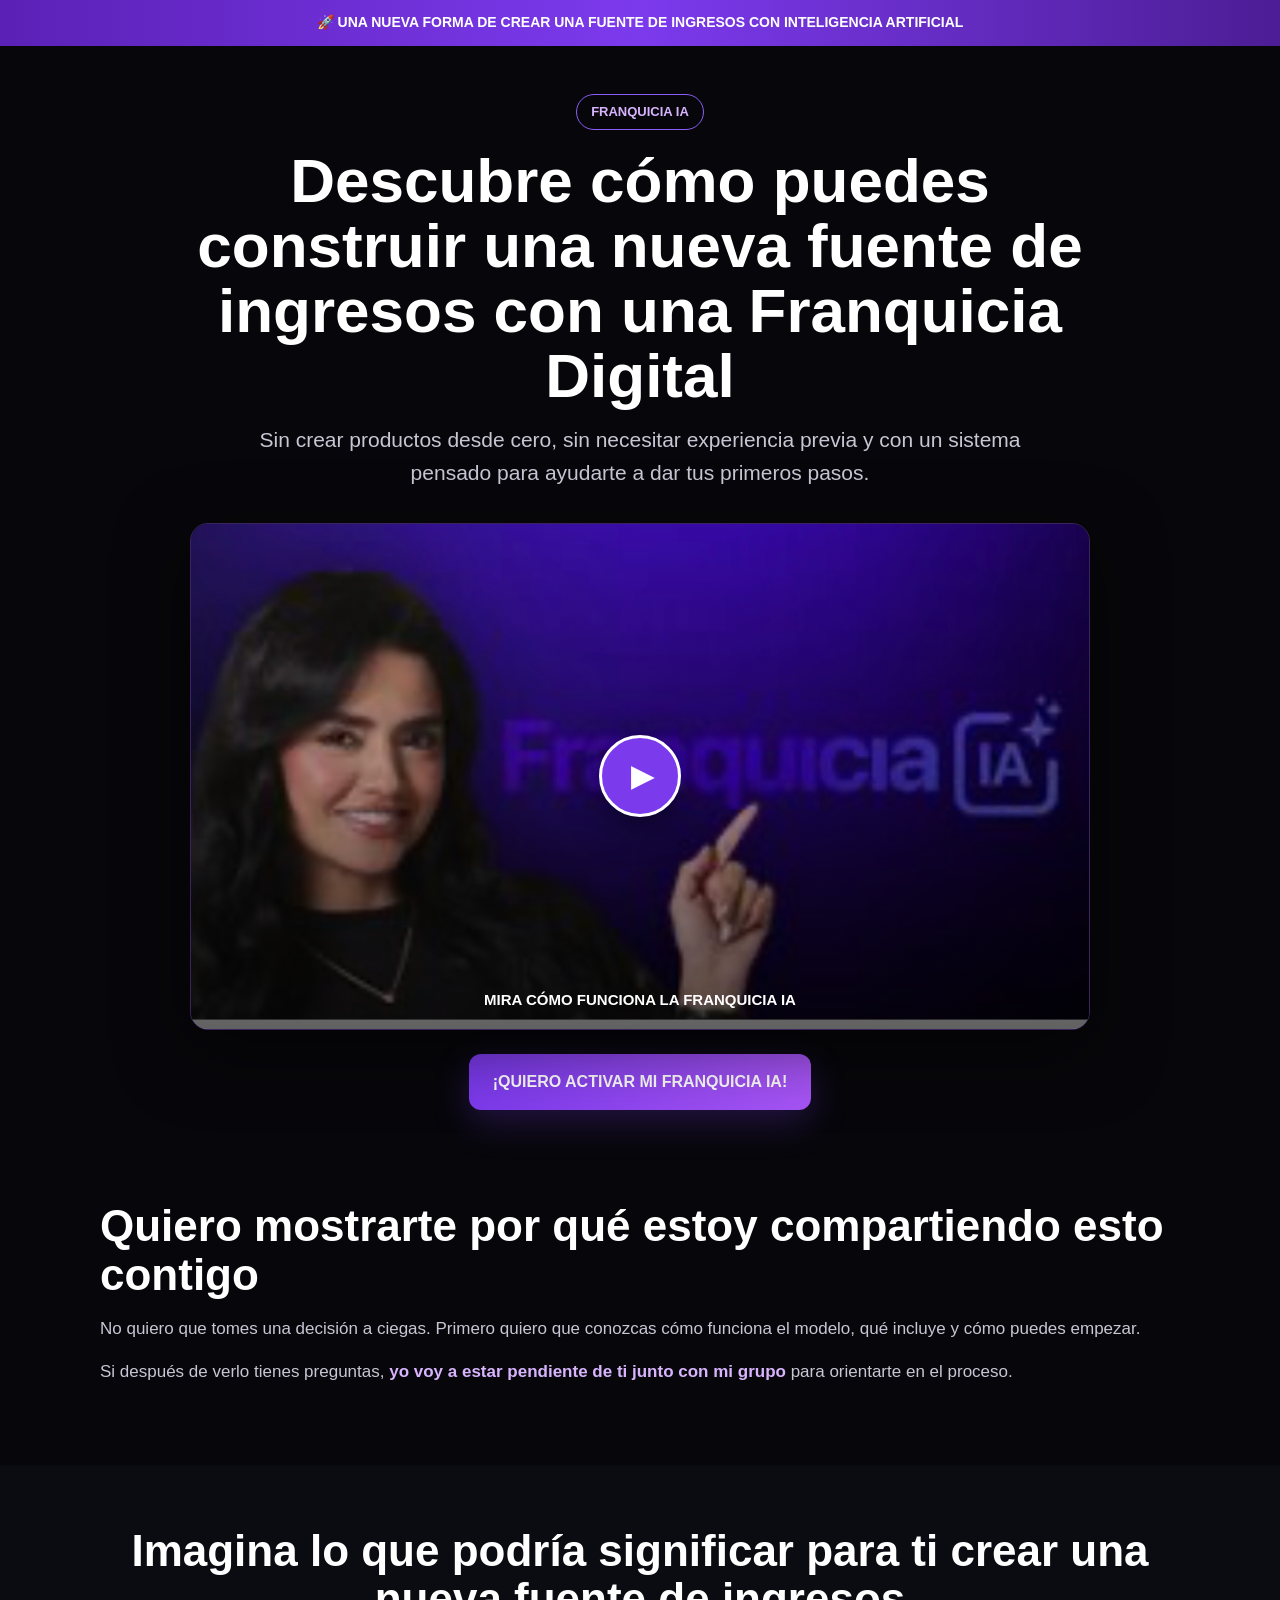
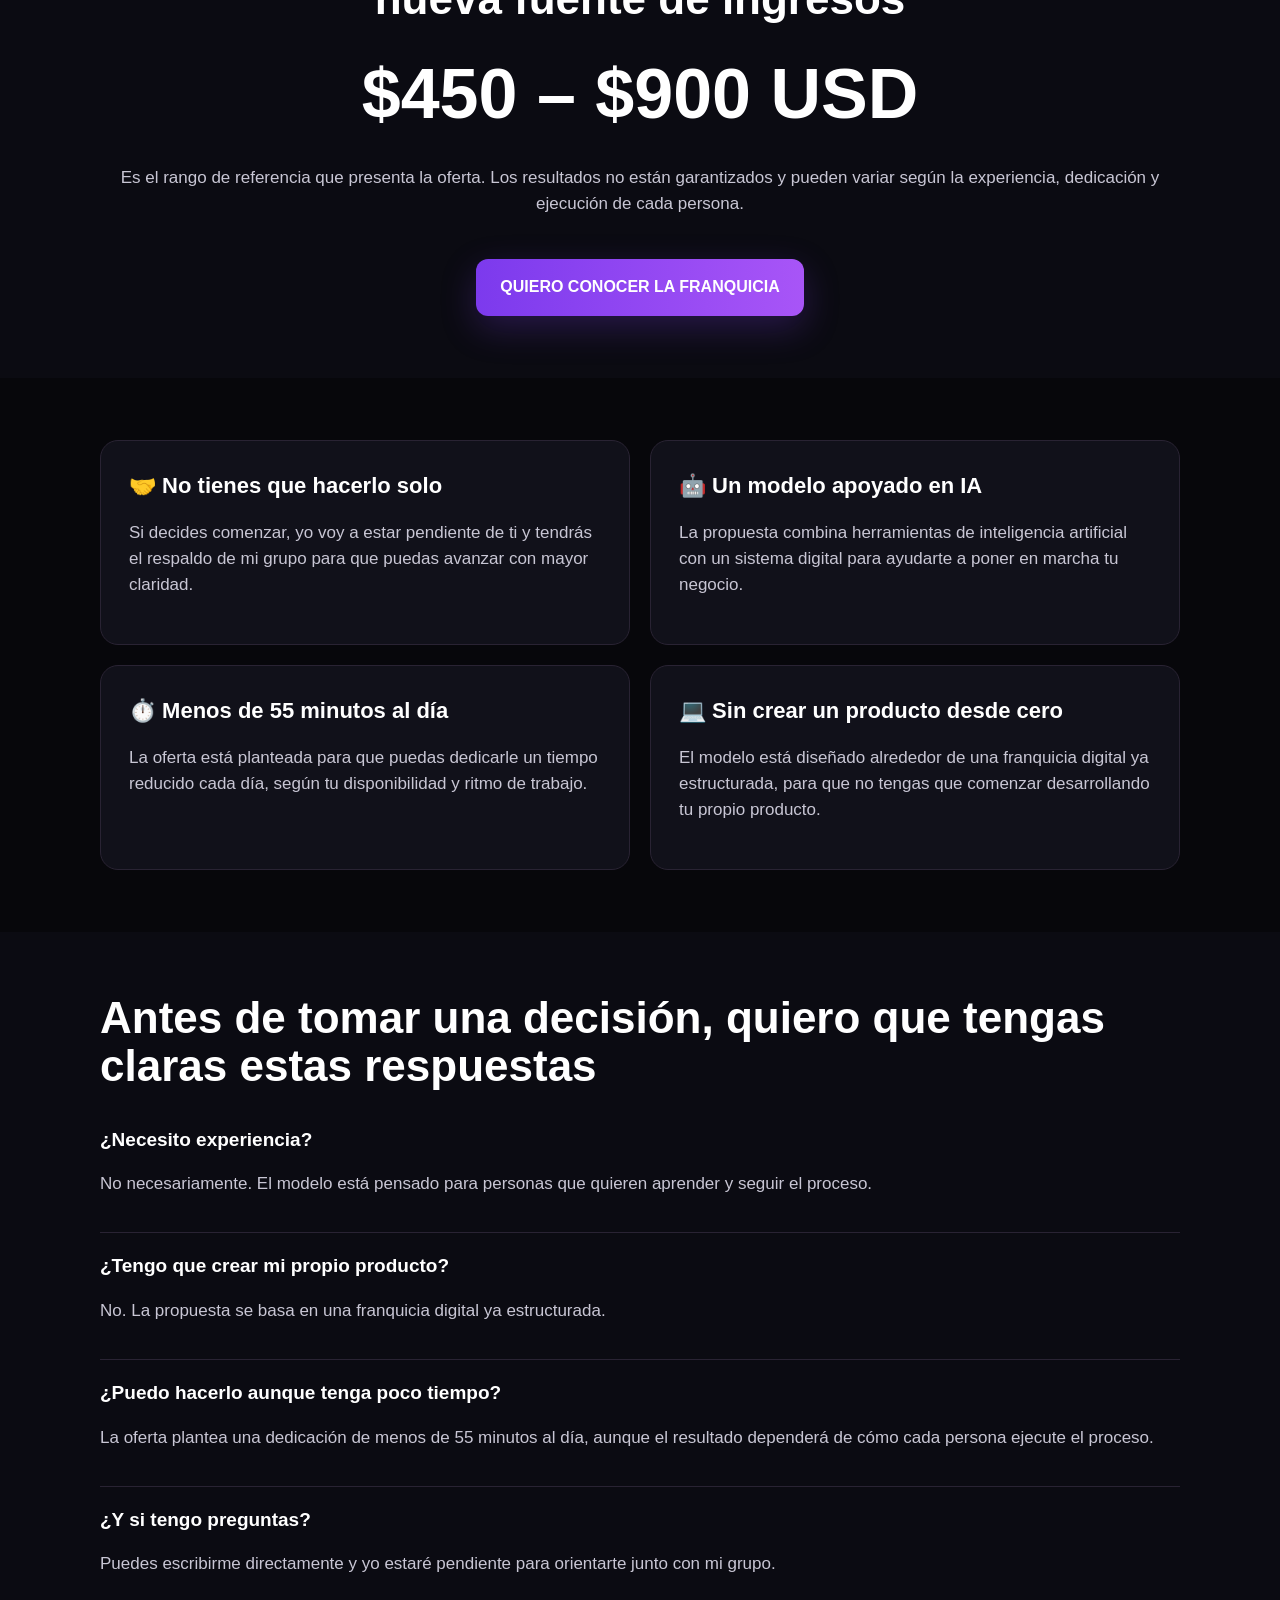
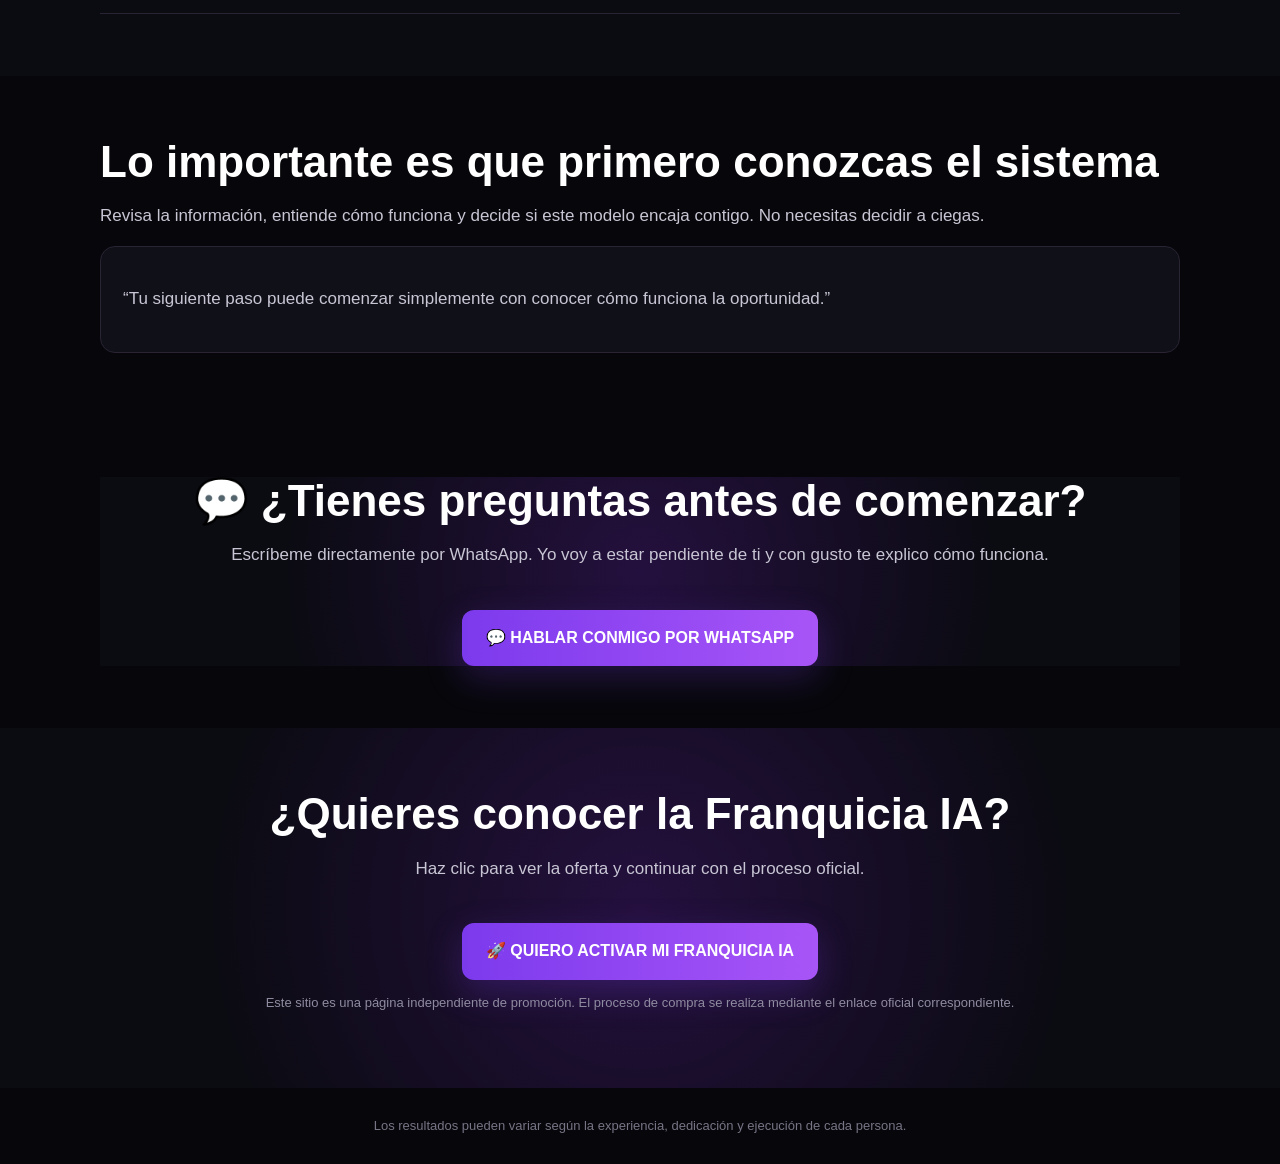
<file: index.html>
<!DOCTYPE html>
<html lang="es">
<head>
<meta charset="UTF-8">
<meta name="viewport" content="width=device-width, initial-scale=1.0">
<title>Franquicia IA | Descubre cómo funciona</title>
<style>
*{box-sizing:border-box}
html{scroll-behavior:smooth}
body{margin:0;background:#07070b;color:#fff;font-family:Arial,Helvetica,sans-serif;line-height:1.55}
.wrap{width:min(1080px,92%);margin:auto}
.top{background:linear-gradient(90deg,#5b21b6,#7c3aed,#4c1d95);text-align:center;padding:12px 16px;font-weight:800;font-size:14px}
.hero{text-align:center;padding:48px 0 30px}
.badge{display:inline-block;padding:7px 14px;border:1px solid #8b5cf6;border-radius:999px;color:#d8b4fe;font-weight:700;font-size:13px}
h1{font-size:clamp(34px,6vw,62px);line-height:1.05;margin:18px auto 16px;max-width:950px}
.sub{font-size:clamp(17px,2.2vw,21px);color:#c8c6d4;max-width:800px;margin:auto}
.btn{display:inline-flex;align-items:center;justify-content:center;background:linear-gradient(90deg,#7c3aed,#a855f7);color:#fff;text-decoration:none;font-weight:900;padding:16px 24px;border-radius:12px;margin:24px 8px 0;box-shadow:0 12px 35px rgba(124,58,237,.25)}
.btn:hover{transform:translateY(-2px)}
.video{margin:34px auto 0;max-width:900px;aspect-ratio:16/9;border-radius:18px;overflow:hidden;border:1px solid #39245f;background:#111;box-shadow:0 20px 70px rgba(0,0,0,.5);position:relative}
.video img{width:100%;height:100%;object-fit:cover;display:block}
.video:after{content:"";position:absolute;inset:0;background:linear-gradient(180deg,rgba(0,0,0,.05),rgba(0,0,0,.62));pointer-events:none}
.play{text-decoration:none;color:#fff;cursor:pointer;position:absolute;z-index:2;left:50%;top:50%;transform:translate(-50%,-50%);width:82px;height:82px;border-radius:50%;background:#7c3aed;border:3px solid #fff;display:grid;place-items:center;font-size:31px;padding-left:5px;box-shadow:0 10px 35px rgba(0,0,0,.5)}
.video-label{position:absolute;z-index:3;bottom:0;left:0;right:0;text-align:center;padding:30px 15px 17px;font-weight:900;font-size:15px}
section{padding:62px 0}
.dark{background:#0b0b12}
.grid{display:grid;grid-template-columns:repeat(2,1fr);gap:20px}
.card{background:#11111a;border:1px solid #292333;border-radius:18px;padding:28px}
h2{font-size:clamp(28px,4vw,44px);line-height:1.1;margin:0 0 16px}
h3{font-size:22px;margin:0 0 10px}
p{color:#c8c6d4;font-size:17px}
.highlight{color:#d8b4fe;font-weight:900}
.earn{text-align:center}
.earn strong{font-size:clamp(38px,7vw,70px);color:#fff;display:block}
.questions{border-bottom:1px solid #292333;padding:18px 0}
.questions strong{font-size:19px}
.quote{background:#101018;border:1px solid #292333;border-radius:15px;padding:22px}
.cta{text-align:center;background:radial-gradient(circle at center,#24103e,#0b0b12 65%)}
.small{font-size:13px;color:#8f8ba0}
footer{padding:28px 0;text-align:center;color:#777485;font-size:13px}
@media(max-width:760px){.grid{grid-template-columns:1fr}.hero{padding-top:35px}section{padding:45px 0}.video{border-radius:12px}.play{text-decoration:none;color:#fff;cursor:pointer;width:68px;height:68px;font-size:26px}}
</style>
</head>
<body>
<div class="top">🚀 UNA NUEVA FORMA DE CREAR UNA FUENTE DE INGRESOS CON INTELIGENCIA ARTIFICIAL</div>

<header class="hero wrap">
  <span class="badge">FRANQUICIA IA</span>
  <h1>Descubre cómo puedes construir una nueva fuente de ingresos con una Franquicia Digital</h1>
  <p class="sub">Sin crear productos desde cero, sin necesitar experiencia previa y con un sistema pensado para ayudarte a dar tus primeros pasos.</p>

  <div class="video" aria-label="Presentación Franquicia IA">
    <img src="[data-uri]" alt="Franquicia IA - presentación">
    <a class="play" href="https://go.hotmart.com/U104873552A?ap=39fb" aria-label="Ver video de ventas">▶</a>
    <div class="video-label">MIRA CÓMO FUNCIONA LA FRANQUICIA IA</div>
  </div>

  <a class="btn" href="https://go.hotmart.com/U104873552A?ap=39fb">¡QUIERO ACTIVAR MI FRANQUICIA IA!</a>
</header>

<section>
<div class="wrap">
<h2>Quiero mostrarte por qué estoy compartiendo esto contigo</h2>
<p>No quiero que tomes una decisión a ciegas. Primero quiero que conozcas cómo funciona el modelo, qué incluye y cómo puedes empezar.</p>
<p>Si después de verlo tienes preguntas, <span class="highlight">yo voy a estar pendiente de ti junto con mi grupo</span> para orientarte en el proceso.</p>
</div>
</section>

<section class="dark">
<div class="wrap earn">
<h2>Imagina lo que podría significar para ti crear una nueva fuente de ingresos</h2>
<strong>$450 – $900 USD</strong>
<p>Es el rango de referencia que presenta la oferta. Los resultados no están garantizados y pueden variar según la experiencia, dedicación y ejecución de cada persona.</p>
<a class="btn" href="https://go.hotmart.com/U104873552A?ap=39fb">QUIERO CONOCER LA FRANQUICIA</a>
</div>
</section>

<section>
<div class="wrap">
<div class="grid">
<div class="card">
<h3>🤝 No tienes que hacerlo solo</h3>
<p>Si decides comenzar, yo voy a estar pendiente de ti y tendrás el respaldo de mi grupo para que puedas avanzar con mayor claridad.</p>
</div>
<div class="card">
<h3>🤖 Un modelo apoyado en IA</h3>
<p>La propuesta combina herramientas de inteligencia artificial con un sistema digital para ayudarte a poner en marcha tu negocio.</p>
</div>
<div class="card">
<h3>⏱️ Menos de 55 minutos al día</h3>
<p>La oferta está planteada para que puedas dedicarle un tiempo reducido cada día, según tu disponibilidad y ritmo de trabajo.</p>
</div>
<div class="card">
<h3>💻 Sin crear un producto desde cero</h3>
<p>El modelo está diseñado alrededor de una franquicia digital ya estructurada, para que no tengas que comenzar desarrollando tu propio producto.</p>
</div>
</div>
</div>
</section>

<section class="dark">
<div class="wrap">
<h2>Antes de tomar una decisión, quiero que tengas claras estas respuestas</h2>
<div class="questions"><strong>¿Necesito experiencia?</strong><p>No necesariamente. El modelo está pensado para personas que quieren aprender y seguir el proceso.</p></div>
<div class="questions"><strong>¿Tengo que crear mi propio producto?</strong><p>No. La propuesta se basa en una franquicia digital ya estructurada.</p></div>
<div class="questions"><strong>¿Puedo hacerlo aunque tenga poco tiempo?</strong><p>La oferta plantea una dedicación de menos de 55 minutos al día, aunque el resultado dependerá de cómo cada persona ejecute el proceso.</p></div>
<div class="questions"><strong>¿Y si tengo preguntas?</strong><p>Puedes escribirme directamente y yo estaré pendiente para orientarte junto con mi grupo.</p></div>
</div>
</section>

<section>
<div class="wrap">
<h2>Lo importante es que primero conozcas el sistema</h2>
<p>Revisa la información, entiende cómo funciona y decide si este modelo encaja contigo. No necesitas decidir a ciegas.</p>
<div class="quote"><p>“Tu siguiente paso puede comenzar simplemente con conocer cómo funciona la oportunidad.”</p></div>
</div>
</section>

<section>
<div class="wrap">
<div class="cta">
<h2>💬 ¿Tienes preguntas antes de comenzar?</h2>
<p>Escríbeme directamente por WhatsApp. Yo voy a estar pendiente de ti y con gusto te explico cómo funciona.</p>
<a class="btn" href="https://wa.me/573023974305?text=Hola%2C%20quiero%20conocer%20m%C3%A1s%20sobre%20Franquicia%20IA" target="_blank" rel="noopener">💬 HABLAR CONMIGO POR WHATSAPP</a>
</div>
</div>
</section>

<section class="cta">
<div class="wrap">
<h2>¿Quieres conocer la Franquicia IA?</h2>
<p>Haz clic para ver la oferta y continuar con el proceso oficial.</p>
<a class="btn" href="https://go.hotmart.com/U104873552A?ap=39fb">🚀 QUIERO ACTIVAR MI FRANQUICIA IA</a>
<p class="small">Este sitio es una página independiente de promoción. El proceso de compra se realiza mediante el enlace oficial correspondiente.</p>
</div>
</section>


<footer>
<div class="wrap">Los resultados pueden variar según la experiencia, dedicación y ejecución de cada persona.</div>
</footer>
</body>
</html>
</file>
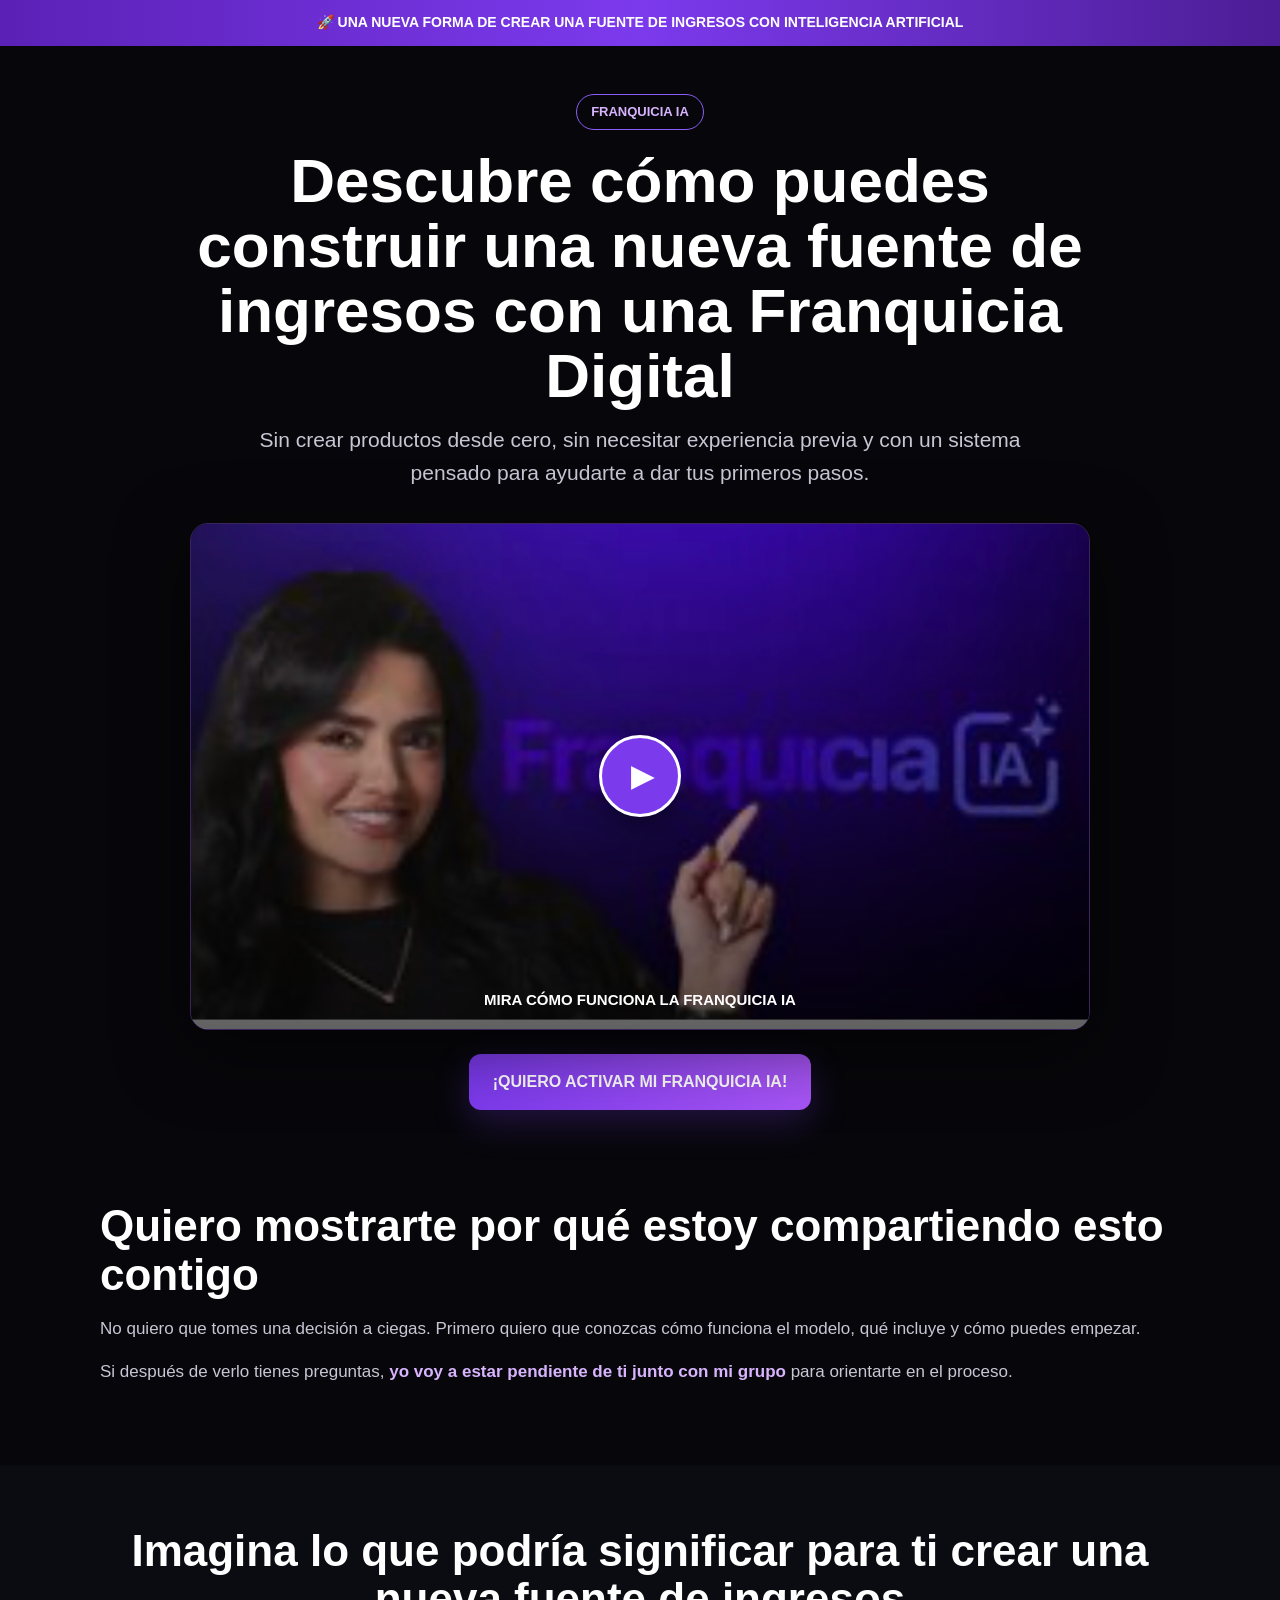
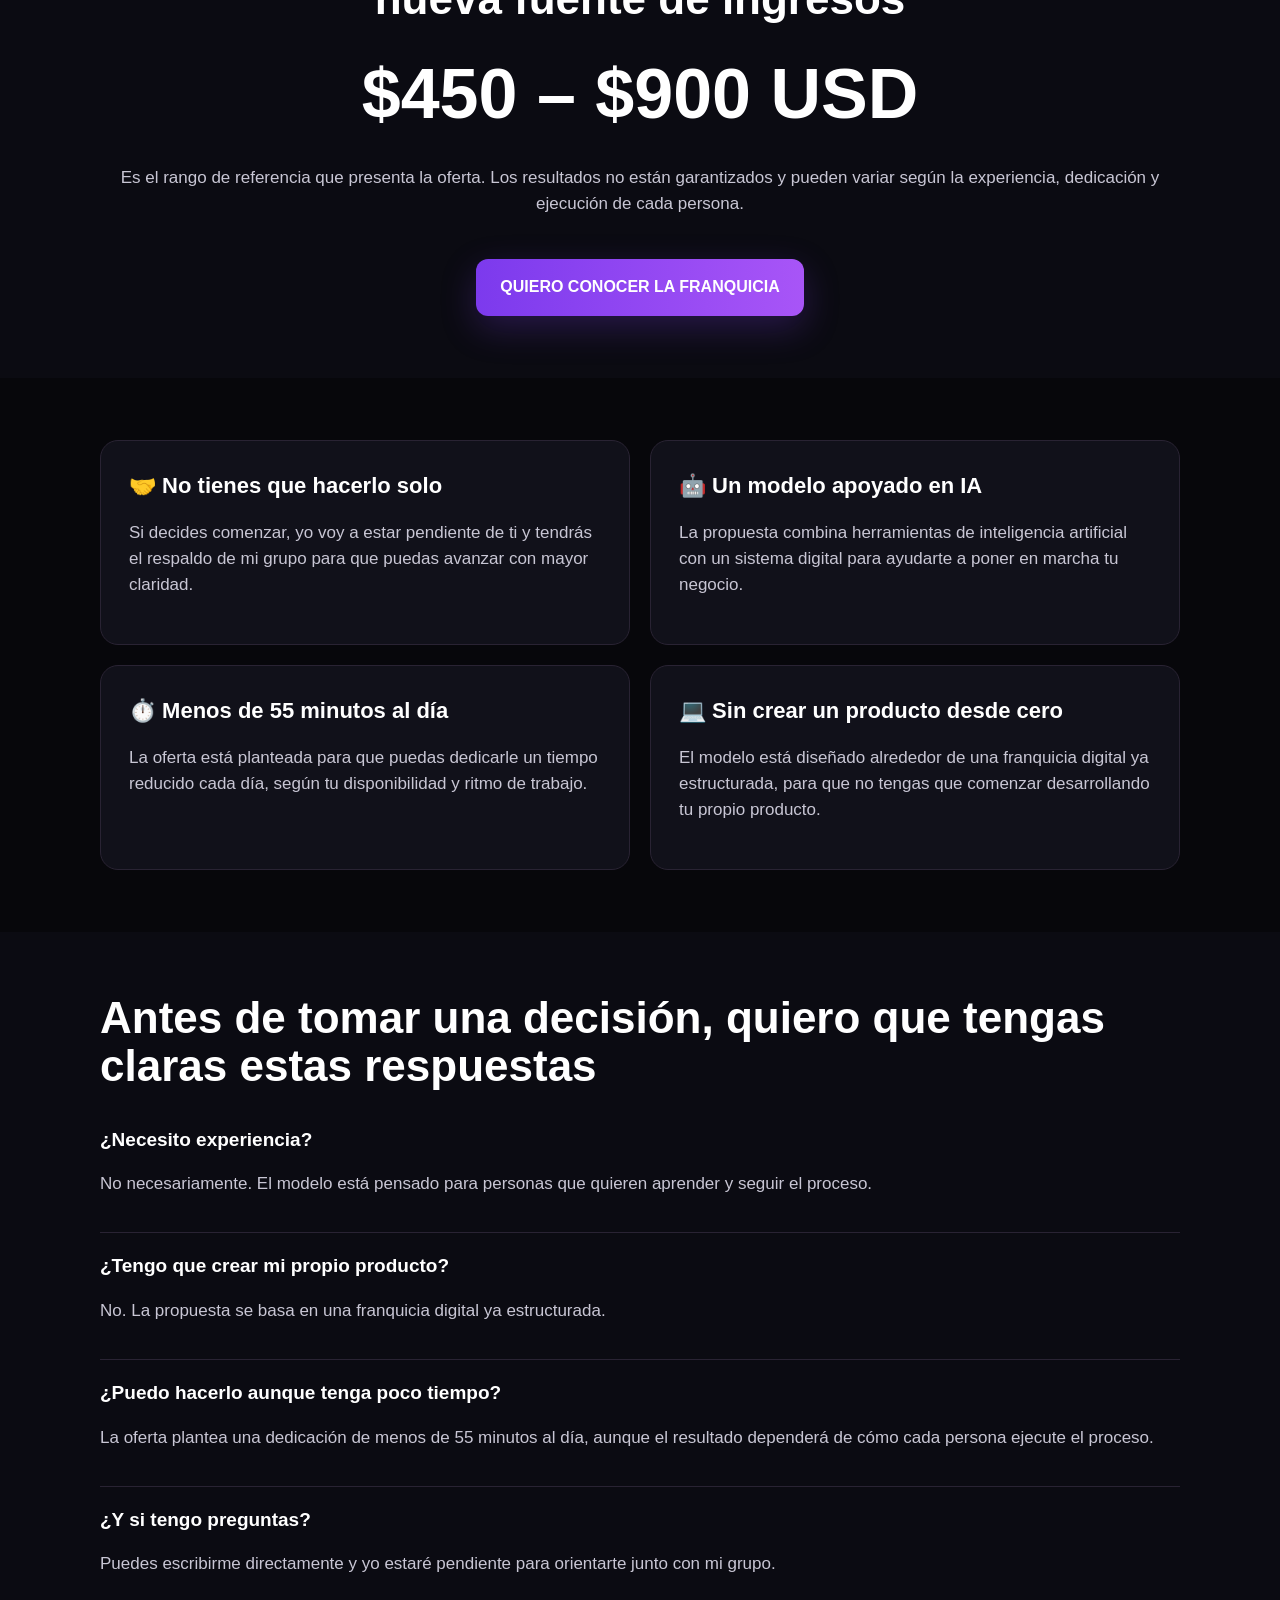
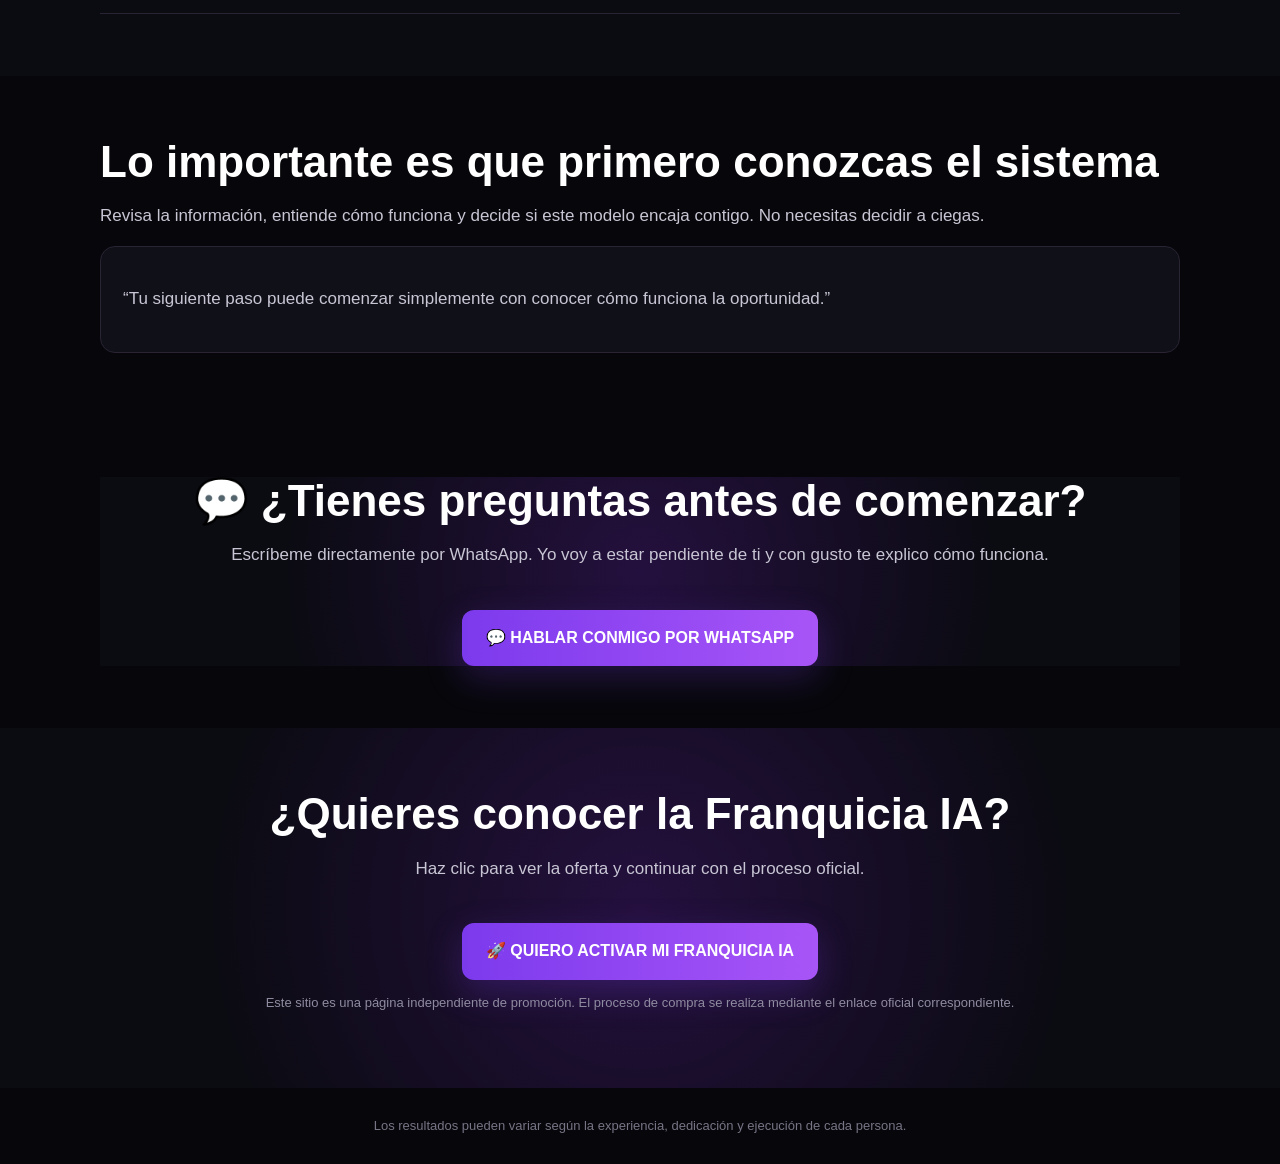
<file: index_CORREGIDO.html>
<!DOCTYPE html>
<html lang="es">
<head>
<meta charset="UTF-8">
<meta name="viewport" content="width=device-width, initial-scale=1.0">
<title>Franquicia IA | Descubre cómo funciona</title>
<style>
*{box-sizing:border-box}
html{scroll-behavior:smooth}
body{margin:0;background:#07070b;color:#fff;font-family:Arial,Helvetica,sans-serif;line-height:1.55}
.wrap{width:min(1080px,92%);margin:auto}
.top{background:linear-gradient(90deg,#5b21b6,#7c3aed,#4c1d95);text-align:center;padding:12px 16px;font-weight:800;font-size:14px}
.hero{text-align:center;padding:48px 0 30px}
.badge{display:inline-block;padding:7px 14px;border:1px solid #8b5cf6;border-radius:999px;color:#d8b4fe;font-weight:700;font-size:13px}
h1{font-size:clamp(34px,6vw,62px);line-height:1.05;margin:18px auto 16px;max-width:950px}
.sub{font-size:clamp(17px,2.2vw,21px);color:#c8c6d4;max-width:800px;margin:auto}
.btn{display:inline-flex;align-items:center;justify-content:center;background:linear-gradient(90deg,#7c3aed,#a855f7);color:#fff;text-decoration:none;font-weight:900;padding:16px 24px;border-radius:12px;margin:24px 8px 0;box-shadow:0 12px 35px rgba(124,58,237,.25)}
.btn:hover{transform:translateY(-2px)}
.video{margin:34px auto 0;max-width:900px;aspect-ratio:16/9;border-radius:18px;overflow:hidden;border:1px solid #39245f;background:#111;box-shadow:0 20px 70px rgba(0,0,0,.5);position:relative}
.video img{width:100%;height:100%;object-fit:cover;display:block}
.video:after{content:"";position:absolute;inset:0;background:linear-gradient(180deg,rgba(0,0,0,.05),rgba(0,0,0,.62));pointer-events:none}
.play{text-decoration:none;color:#fff;cursor:pointer;position:absolute;z-index:2;left:50%;top:50%;transform:translate(-50%,-50%);width:82px;height:82px;border-radius:50%;background:#7c3aed;border:3px solid #fff;display:grid;place-items:center;font-size:31px;padding-left:5px;box-shadow:0 10px 35px rgba(0,0,0,.5)}
.video-label{position:absolute;z-index:3;bottom:0;left:0;right:0;text-align:center;padding:30px 15px 17px;font-weight:900;font-size:15px}
section{padding:62px 0}
.dark{background:#0b0b12}
.grid{display:grid;grid-template-columns:repeat(2,1fr);gap:20px}
.card{background:#11111a;border:1px solid #292333;border-radius:18px;padding:28px}
h2{font-size:clamp(28px,4vw,44px);line-height:1.1;margin:0 0 16px}
h3{font-size:22px;margin:0 0 10px}
p{color:#c8c6d4;font-size:17px}
.highlight{color:#d8b4fe;font-weight:900}
.earn{text-align:center}
.earn strong{font-size:clamp(38px,7vw,70px);color:#fff;display:block}
.questions{border-bottom:1px solid #292333;padding:18px 0}
.questions strong{font-size:19px}
.quote{background:#101018;border:1px solid #292333;border-radius:15px;padding:22px}
.cta{text-align:center;background:radial-gradient(circle at center,#24103e,#0b0b12 65%)}
.small{font-size:13px;color:#8f8ba0}
footer{padding:28px 0;text-align:center;color:#777485;font-size:13px}
@media(max-width:760px){.grid{grid-template-columns:1fr}.hero{padding-top:35px}section{padding:45px 0}.video{border-radius:12px}.play{text-decoration:none;color:#fff;cursor:pointer;width:68px;height:68px;font-size:26px}}
</style>
</head>
<body>
<div class="top">🚀 UNA NUEVA FORMA DE CREAR UNA FUENTE DE INGRESOS CON INTELIGENCIA ARTIFICIAL</div>

<header class="hero wrap">
  <span class="badge">FRANQUICIA IA</span>
  <h1>Descubre cómo puedes construir una nueva fuente de ingresos con una Franquicia Digital</h1>
  <p class="sub">Sin crear productos desde cero, sin necesitar experiencia previa y con un sistema pensado para ayudarte a dar tus primeros pasos.</p>

  <div class="video" aria-label="Presentación Franquicia IA">
    <img src="[data-uri]" alt="Franquicia IA - presentación">
    <a class="play" href="https://go.hotmart.com/U104873552A?ap=39fb" aria-label="Ver video de ventas">▶</a>
    <div class="video-label">MIRA CÓMO FUNCIONA LA FRANQUICIA IA</div>
  </div>

  <a class="btn" href="https://go.hotmart.com/U104873552A?ap=39fb">¡QUIERO ACTIVAR MI FRANQUICIA IA!</a>
</header>

<section>
<div class="wrap">
<h2>Quiero mostrarte por qué estoy compartiendo esto contigo</h2>
<p>No quiero que tomes una decisión a ciegas. Primero quiero que conozcas cómo funciona el modelo, qué incluye y cómo puedes empezar.</p>
<p>Si después de verlo tienes preguntas, <span class="highlight">yo voy a estar pendiente de ti junto con mi grupo</span> para orientarte en el proceso.</p>
</div>
</section>

<section class="dark">
<div class="wrap earn">
<h2>Imagina lo que podría significar para ti crear una nueva fuente de ingresos</h2>
<strong>$450 – $900 USD</strong>
<p>Es el rango de referencia que presenta la oferta. Los resultados no están garantizados y pueden variar según la experiencia, dedicación y ejecución de cada persona.</p>
<a class="btn" href="https://go.hotmart.com/U104873552A?ap=39fb">QUIERO CONOCER LA FRANQUICIA</a>
</div>
</section>

<section>
<div class="wrap">
<div class="grid">
<div class="card">
<h3>🤝 No tienes que hacerlo solo</h3>
<p>Si decides comenzar, yo voy a estar pendiente de ti y tendrás el respaldo de mi grupo para que puedas avanzar con mayor claridad.</p>
</div>
<div class="card">
<h3>🤖 Un modelo apoyado en IA</h3>
<p>La propuesta combina herramientas de inteligencia artificial con un sistema digital para ayudarte a poner en marcha tu negocio.</p>
</div>
<div class="card">
<h3>⏱️ Menos de 55 minutos al día</h3>
<p>La oferta está planteada para que puedas dedicarle un tiempo reducido cada día, según tu disponibilidad y ritmo de trabajo.</p>
</div>
<div class="card">
<h3>💻 Sin crear un producto desde cero</h3>
<p>El modelo está diseñado alrededor de una franquicia digital ya estructurada, para que no tengas que comenzar desarrollando tu propio producto.</p>
</div>
</div>
</div>
</section>

<section class="dark">
<div class="wrap">
<h2>Antes de tomar una decisión, quiero que tengas claras estas respuestas</h2>
<div class="questions"><strong>¿Necesito experiencia?</strong><p>No necesariamente. El modelo está pensado para personas que quieren aprender y seguir el proceso.</p></div>
<div class="questions"><strong>¿Tengo que crear mi propio producto?</strong><p>No. La propuesta se basa en una franquicia digital ya estructurada.</p></div>
<div class="questions"><strong>¿Puedo hacerlo aunque tenga poco tiempo?</strong><p>La oferta plantea una dedicación de menos de 55 minutos al día, aunque el resultado dependerá de cómo cada persona ejecute el proceso.</p></div>
<div class="questions"><strong>¿Y si tengo preguntas?</strong><p>Puedes escribirme directamente y yo estaré pendiente para orientarte junto con mi grupo.</p></div>
</div>
</section>

<section>
<div class="wrap">
<h2>Lo importante es que primero conozcas el sistema</h2>
<p>Revisa la información, entiende cómo funciona y decide si este modelo encaja contigo. No necesitas decidir a ciegas.</p>
<div class="quote"><p>“Tu siguiente paso puede comenzar simplemente con conocer cómo funciona la oportunidad.”</p></div>
</div>
</section>

<section>
<div class="wrap">
<div class="cta">
<h2>💬 ¿Tienes preguntas antes de comenzar?</h2>
<p>Escríbeme directamente por WhatsApp. Yo voy a estar pendiente de ti y con gusto te explico cómo funciona.</p>
<a class="btn" href="https://wa.me/573023974305?text=Hola%2C%20quiero%20conocer%20m%C3%A1s%20sobre%20Franquicia%20IA" target="_blank" rel="noopener">💬 HABLAR CONMIGO POR WHATSAPP</a>
</div>
</div>
</section>

<section class="cta">
<div class="wrap">
<h2>¿Quieres conocer la Franquicia IA?</h2>
<p>Haz clic para ver la oferta y continuar con el proceso oficial.</p>
<a class="btn" href="https://go.hotmart.com/U104873552A?ap=39fb">🚀 QUIERO ACTIVAR MI FRANQUICIA IA</a>
<p class="small">Este sitio es una página independiente de promoción. El proceso de compra se realiza mediante el enlace oficial correspondiente.</p>
</div>
</section>


<footer>
<div class="wrap">Los resultados pueden variar según la experiencia, dedicación y ejecución de cada persona.</div>
</footer>
</body>
</html>
</file>
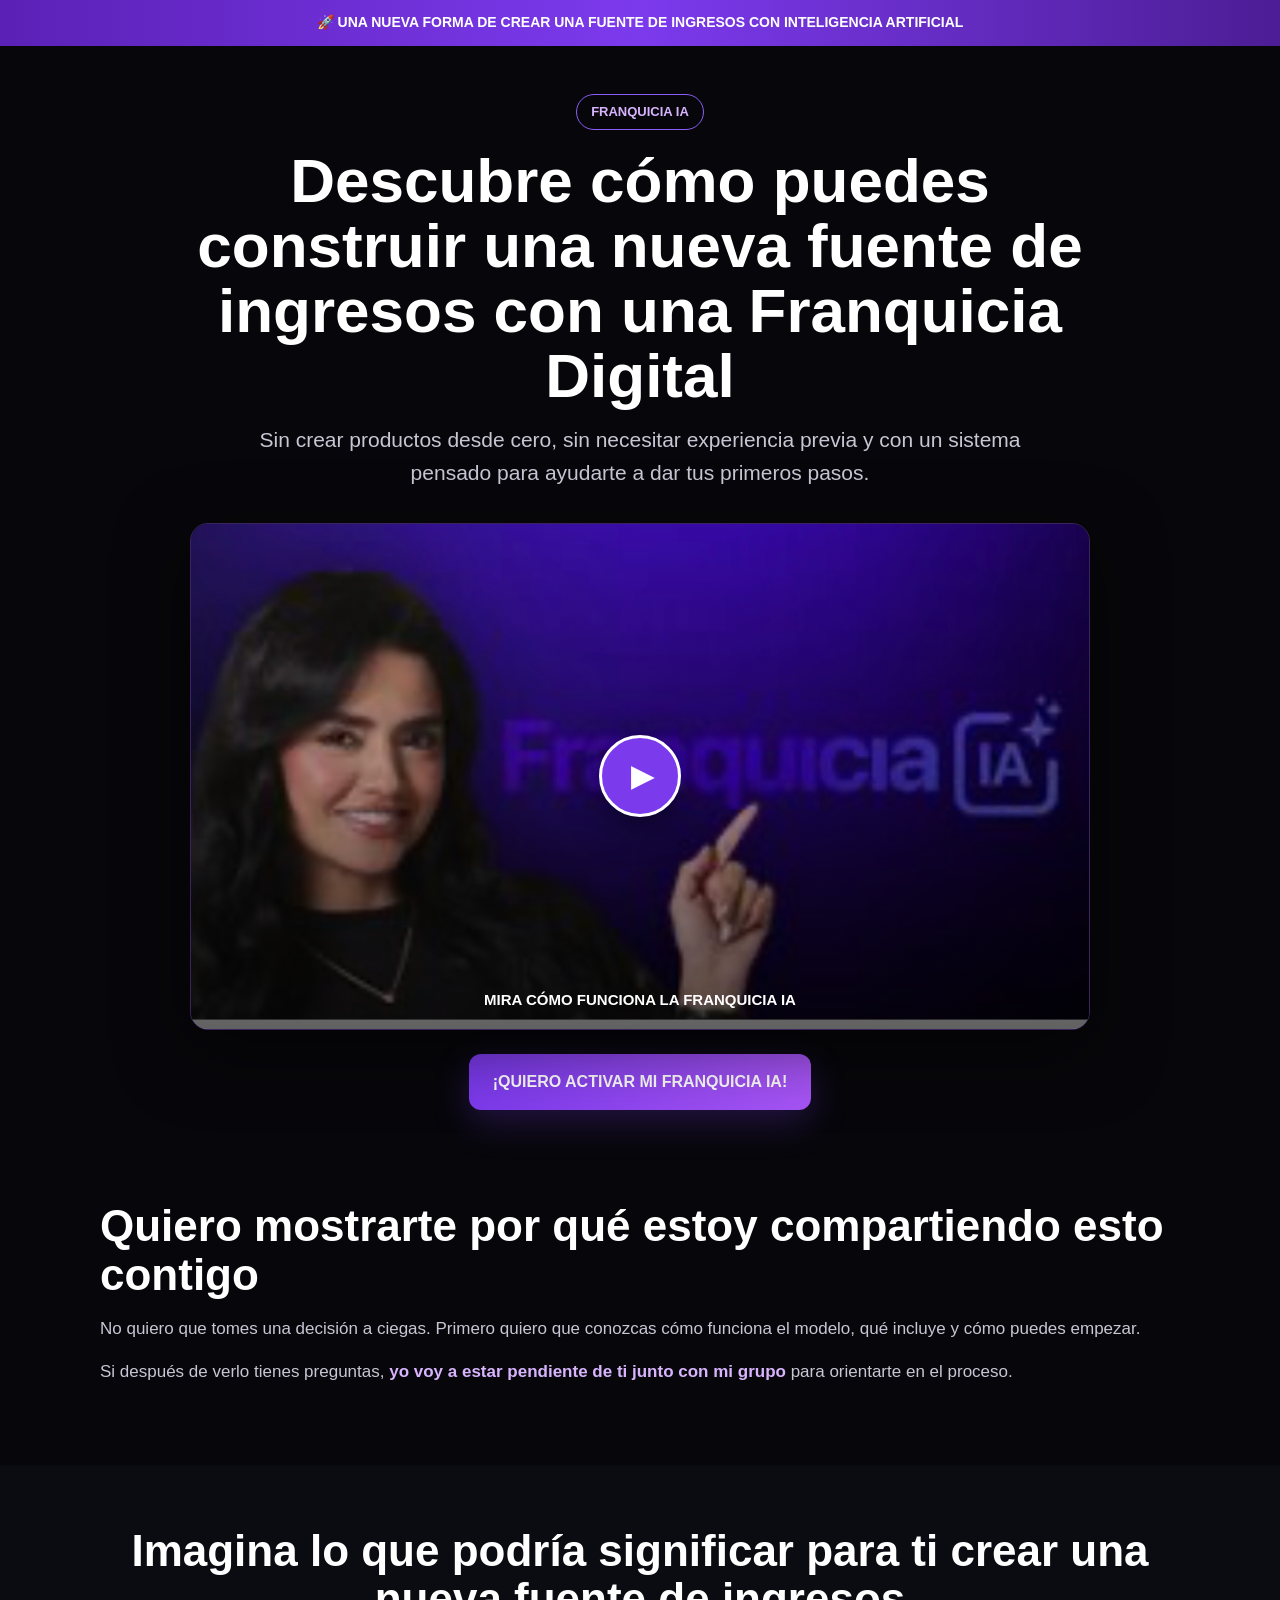
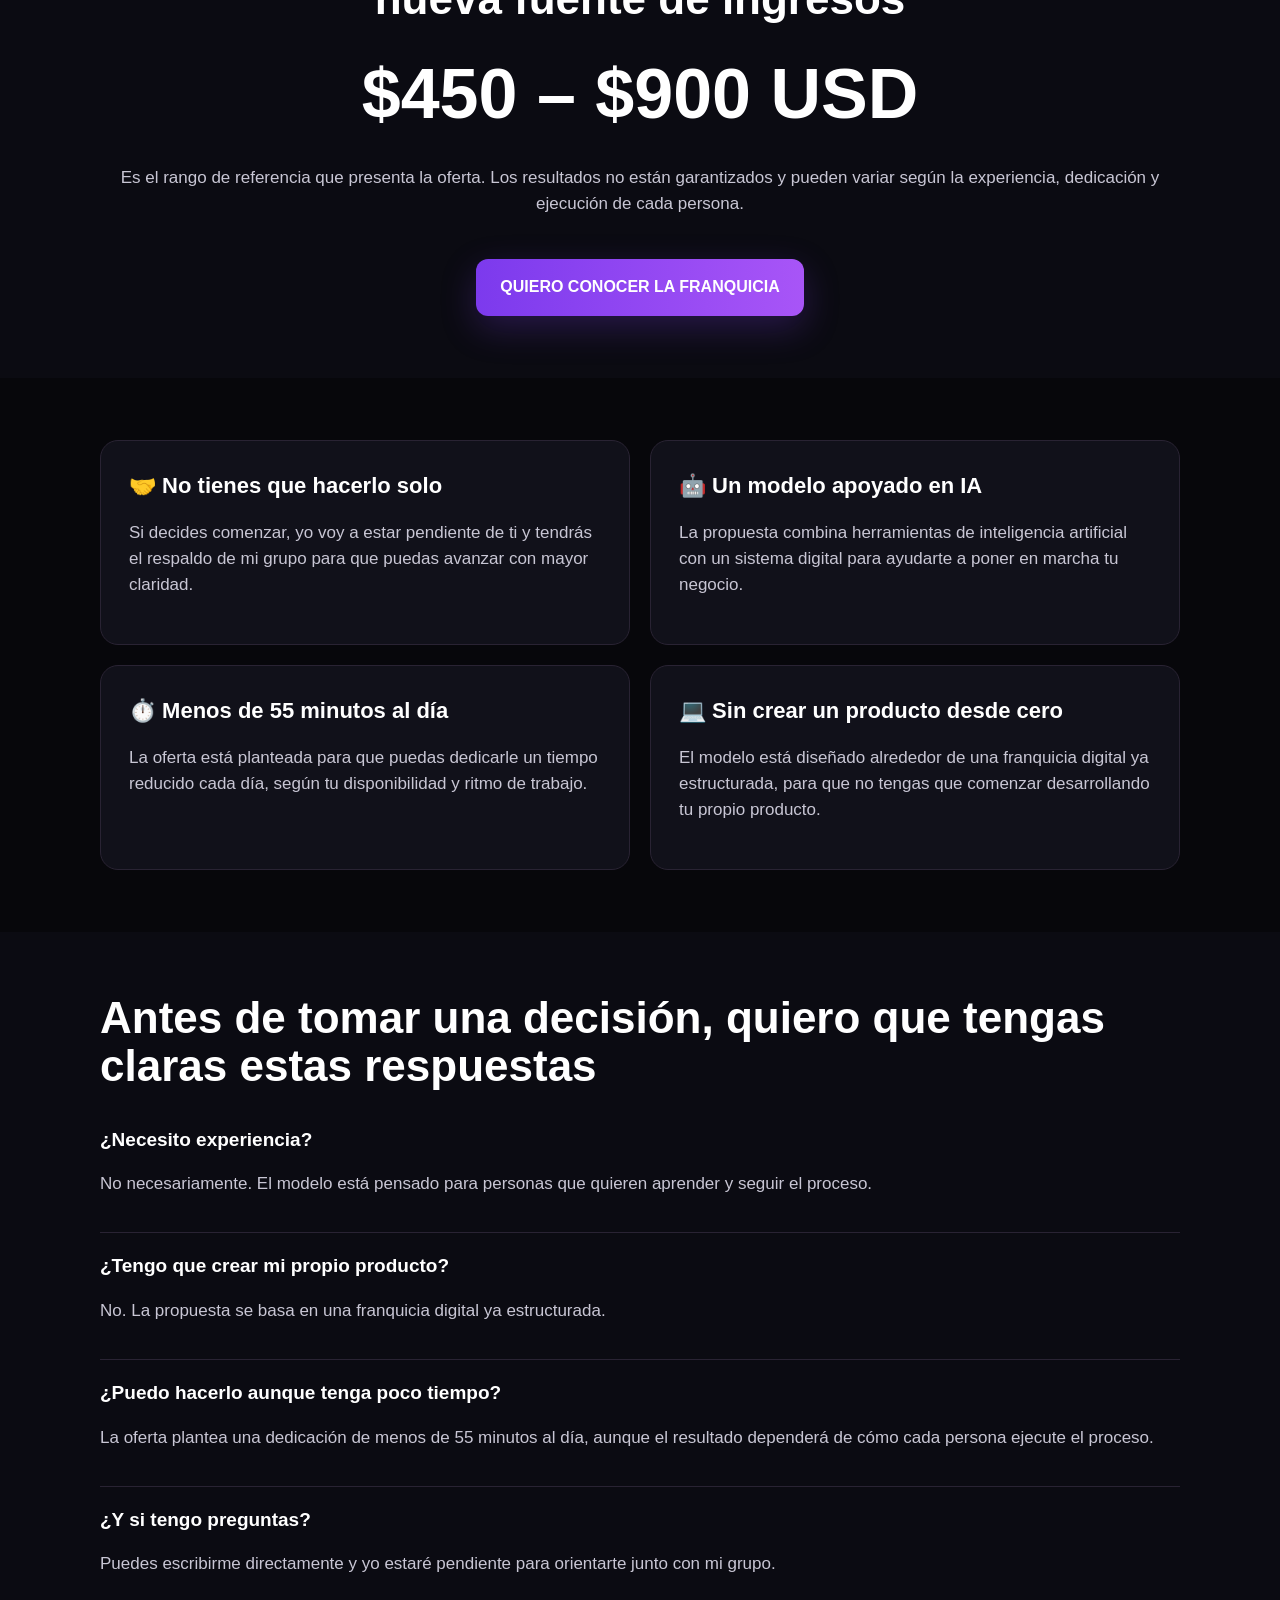
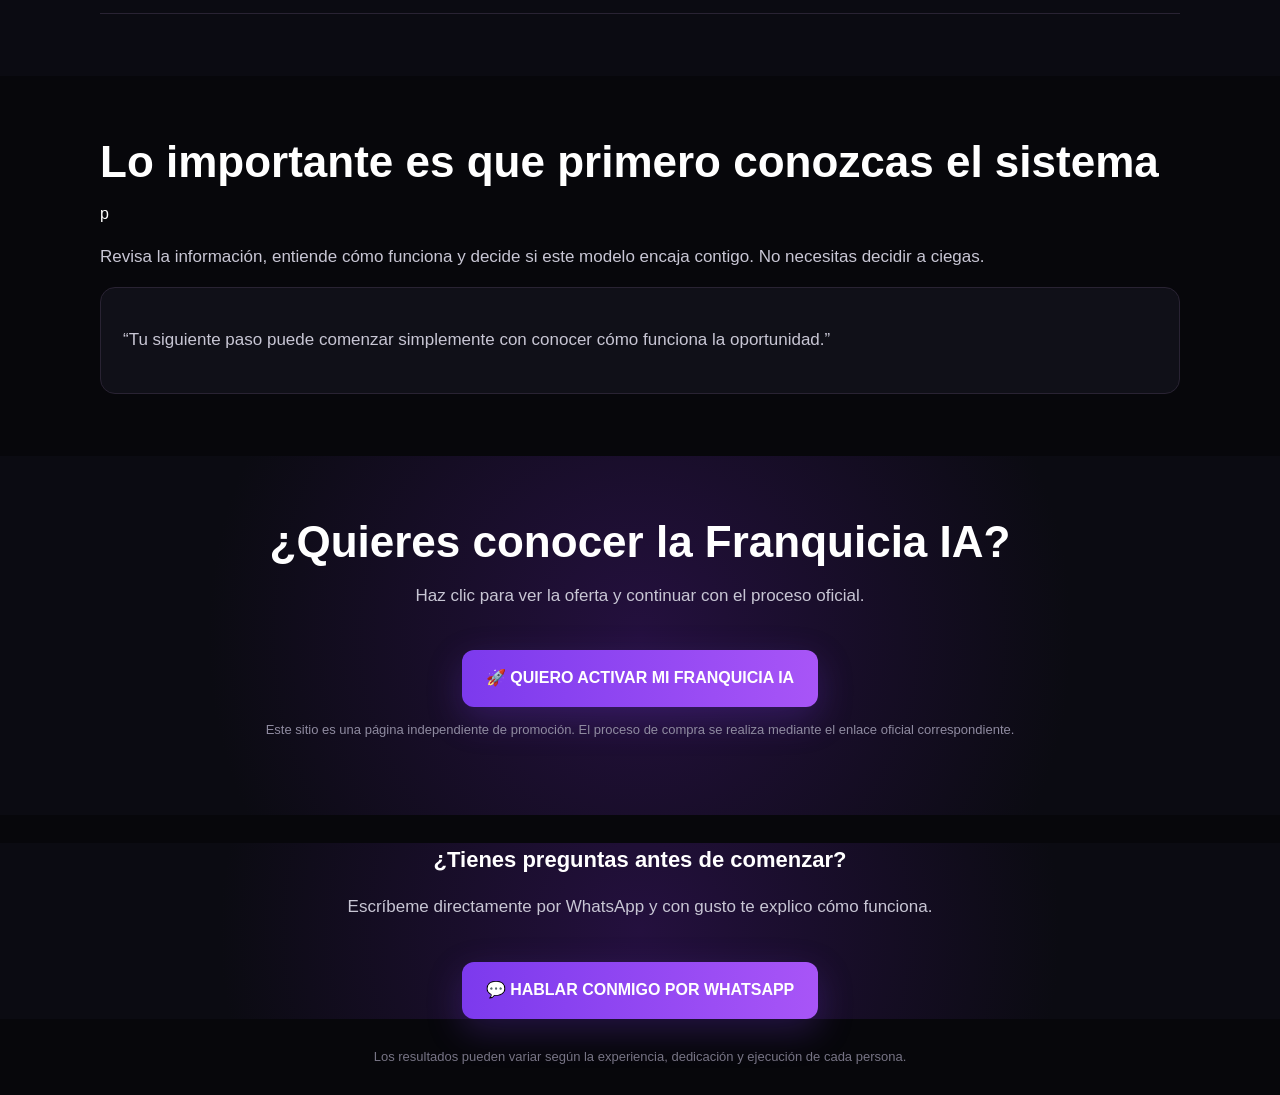
<file: index_definitivo.html>
<!DOCTYPE html>
<html lang="es">
<head>
<meta charset="UTF-8">
<meta name="viewport" content="width=device-width, initial-scale=1.0">
<title>Franquicia IA | Descubre cómo funciona</title>
<style>
*{box-sizing:border-box}
html{scroll-behavior:smooth}
body{margin:0;background:#07070b;color:#fff;font-family:Arial,Helvetica,sans-serif;line-height:1.55}
.wrap{width:min(1080px,92%);margin:auto}
.top{background:linear-gradient(90deg,#5b21b6,#7c3aed,#4c1d95);text-align:center;padding:12px 16px;font-weight:800;font-size:14px}
.hero{text-align:center;padding:48px 0 30px}
.badge{display:inline-block;padding:7px 14px;border:1px solid #8b5cf6;border-radius:999px;color:#d8b4fe;font-weight:700;font-size:13px}
h1{font-size:clamp(34px,6vw,62px);line-height:1.05;margin:18px auto 16px;max-width:950px}
.sub{font-size:clamp(17px,2.2vw,21px);color:#c8c6d4;max-width:800px;margin:auto}
.btn{display:inline-flex;align-items:center;justify-content:center;background:linear-gradient(90deg,#7c3aed,#a855f7);color:#fff;text-decoration:none;font-weight:900;padding:16px 24px;border-radius:12px;margin:24px 8px 0;box-shadow:0 12px 35px rgba(124,58,237,.25)}
.btn:hover{transform:translateY(-2px)}
.video{margin:34px auto 0;max-width:900px;aspect-ratio:16/9;border-radius:18px;overflow:hidden;border:1px solid #39245f;background:#111;box-shadow:0 20px 70px rgba(0,0,0,.5);position:relative}
.video img{width:100%;height:100%;object-fit:cover;display:block}
.video:after{content:"";position:absolute;inset:0;background:linear-gradient(180deg,rgba(0,0,0,.05),rgba(0,0,0,.62));pointer-events:none}
.play{text-decoration:none;color:#fff;cursor:pointer;position:absolute;z-index:2;left:50%;top:50%;transform:translate(-50%,-50%);width:82px;height:82px;border-radius:50%;background:#7c3aed;border:3px solid #fff;display:grid;place-items:center;font-size:31px;padding-left:5px;box-shadow:0 10px 35px rgba(0,0,0,.5)}
.video-label{position:absolute;z-index:3;bottom:0;left:0;right:0;text-align:center;padding:30px 15px 17px;font-weight:900;font-size:15px}
section{padding:62px 0}
.dark{background:#0b0b12}
.grid{display:grid;grid-template-columns:repeat(2,1fr);gap:20px}
.card{background:#11111a;border:1px solid #292333;border-radius:18px;padding:28px}
h2{font-size:clamp(28px,4vw,44px);line-height:1.1;margin:0 0 16px}
h3{font-size:22px;margin:0 0 10px}
p{color:#c8c6d4;font-size:17px}
.highlight{color:#d8b4fe;font-weight:900}
.earn{text-align:center}
.earn strong{font-size:clamp(38px,7vw,70px);color:#fff;display:block}
.questions{border-bottom:1px solid #292333;padding:18px 0}
.questions strong{font-size:19px}
.quote{background:#101018;border:1px solid #292333;border-radius:15px;padding:22px}
.cta{text-align:center;background:radial-gradient(circle at center,#24103e,#0b0b12 65%)}
.small{font-size:13px;color:#8f8ba0}
footer{padding:28px 0;text-align:center;color:#777485;font-size:13px}
@media(max-width:760px){.grid{grid-template-columns:1fr}.hero{padding-top:35px}section{padding:45px 0}.video{border-radius:12px}.play{text-decoration:none;color:#fff;cursor:pointer;width:68px;height:68px;font-size:26px}}
</style>
</head>
<body>
<div class="top">🚀 UNA NUEVA FORMA DE CREAR UNA FUENTE DE INGRESOS CON INTELIGENCIA ARTIFICIAL</div>

<header class="hero wrap">
  <span class="badge">FRANQUICIA IA</span>
  <h1>Descubre cómo puedes construir una nueva fuente de ingresos con una Franquicia Digital</h1>
  <p class="sub">Sin crear productos desde cero, sin necesitar experiencia previa y con un sistema pensado para ayudarte a dar tus primeros pasos.</p>

  <div class="video" aria-label="Presentación Franquicia IA">
    <img src="[data-uri]" alt="Franquicia IA - presentación">
    <a class="play" href="https://tools.franquiciaia.com/vsl?ref=U104873552A" aria-label="Ver video de ventas">▶</a>
    <div class="video-label">MIRA CÓMO FUNCIONA LA FRANQUICIA IA</div>
  </div>

  <a class="btn" href="https://go.hotmart.com/U104873552A?ap=39fb">¡QUIERO ACTIVAR MI FRANQUICIA IA!</a>
</header>

<section>
<div class="wrap">
<h2>Quiero mostrarte por qué estoy compartiendo esto contigo</h2>
<p>No quiero que tomes una decisión a ciegas. Primero quiero que conozcas cómo funciona el modelo, qué incluye y cómo puedes empezar.</p>
<p>Si después de verlo tienes preguntas, <span class="highlight">yo voy a estar pendiente de ti junto con mi grupo</span> para orientarte en el proceso.</p>
</div>
</section>

<section class="dark">
<div class="wrap earn">
<h2>Imagina lo que podría significar para ti crear una nueva fuente de ingresos</h2>
<strong>$450 – $900 USD</strong>
<p>Es el rango de referencia que presenta la oferta. Los resultados no están garantizados y pueden variar según la experiencia, dedicación y ejecución de cada persona.</p>
<a class="btn" href="https://go.hotmart.com/U104873552A?ap=39fb">QUIERO CONOCER LA FRANQUICIA</a>
</div>
</section>

<section>
<div class="wrap">
<div class="grid">
<div class="card">
<h3>🤝 No tienes que hacerlo solo</h3>
<p>Si decides comenzar, yo voy a estar pendiente de ti y tendrás el respaldo de mi grupo para que puedas avanzar con mayor claridad.</p>
</div>
<div class="card">
<h3>🤖 Un modelo apoyado en IA</h3>
<p>La propuesta combina herramientas de inteligencia artificial con un sistema digital para ayudarte a poner en marcha tu negocio.</p>
</div>
<div class="card">
<h3>⏱️ Menos de 55 minutos al día</h3>
<p>La oferta está planteada para que puedas dedicarle un tiempo reducido cada día, según tu disponibilidad y ritmo de trabajo.</p>
</div>
<div class="card">
<h3>💻 Sin crear un producto desde cero</h3>
<p>El modelo está diseñado alrededor de una franquicia digital ya estructurada, para que no tengas que comenzar desarrollando tu propio producto.</p>
</div>
</div>
</div>
</section>

<section class="dark">
<div class="wrap">
<h2>Antes de tomar una decisión, quiero que tengas claras estas respuestas</h2>
<div class="questions"><strong>¿Necesito experiencia?</strong><p>No necesariamente. El modelo está pensado para personas que quieren aprender y seguir el proceso.</p></div>
<div class="questions"><strong>¿Tengo que crear mi propio producto?</strong><p>No. La propuesta se basa en una franquicia digital ya estructurada.</p></div>
<div class="questions"><strong>¿Puedo hacerlo aunque tenga poco tiempo?</strong><p>La oferta plantea una dedicación de menos de 55 minutos al día, aunque el resultado dependerá de cómo cada persona ejecute el proceso.</p></div>
<div class="questions"><strong>¿Y si tengo preguntas?</strong><p>Puedes escribirme directamente y yo estaré pendiente para orientarte junto con mi grupo.</p></div>
</div>
</section>

<section>
<div class="wrap">
<h2>Lo importante es que primero conozcas el sistema</h2>
p
<p>Revisa la información, entiende cómo funciona y decide si este modelo encaja contigo. No necesitas decidir a ciegas.</p>
<div class="quote"><p>“Tu siguiente paso puede comenzar simplemente con conocer cómo funciona la oportunidad.”</p></div>
</div>
</section>

<section class="cta">
<div class="wrap">
<h2>¿Quieres conocer la Franquicia IA?</h2>
<p>Haz clic para ver la oferta y continuar con el proceso oficial.</p>
<a class="btn" href="https://go.hotmart.com/U104873552A?ap=39fb">🚀 QUIERO ACTIVAR MI FRANQUICIA IA</a>
<p class="small">Este sitio es una página independiente de promoción. El proceso de compra se realiza mediante el enlace oficial correspondiente.</p>
</div>
</section>


<div class="cta" style="margin-top:28px">
  <h3>¿Tienes preguntas antes de comenzar?</h3>
  <p>Escríbeme directamente por WhatsApp y con gusto te explico cómo funciona.</p>
  <a class="btn" href="https://wa.me/573023974305?text=Hola%2C%20quiero%20conocer%20m%C3%A1s%20sobre%20Franquicia%20IA" target="_blank" rel="noopener">💬 HABLAR CONMIGO POR WHATSAPP</a>
</div>

<footer>
<div class="wrap">Los resultados pueden variar según la experiencia, dedicación y ejecución de cada persona.</div>
</footer>
</body>
</html>
</file>
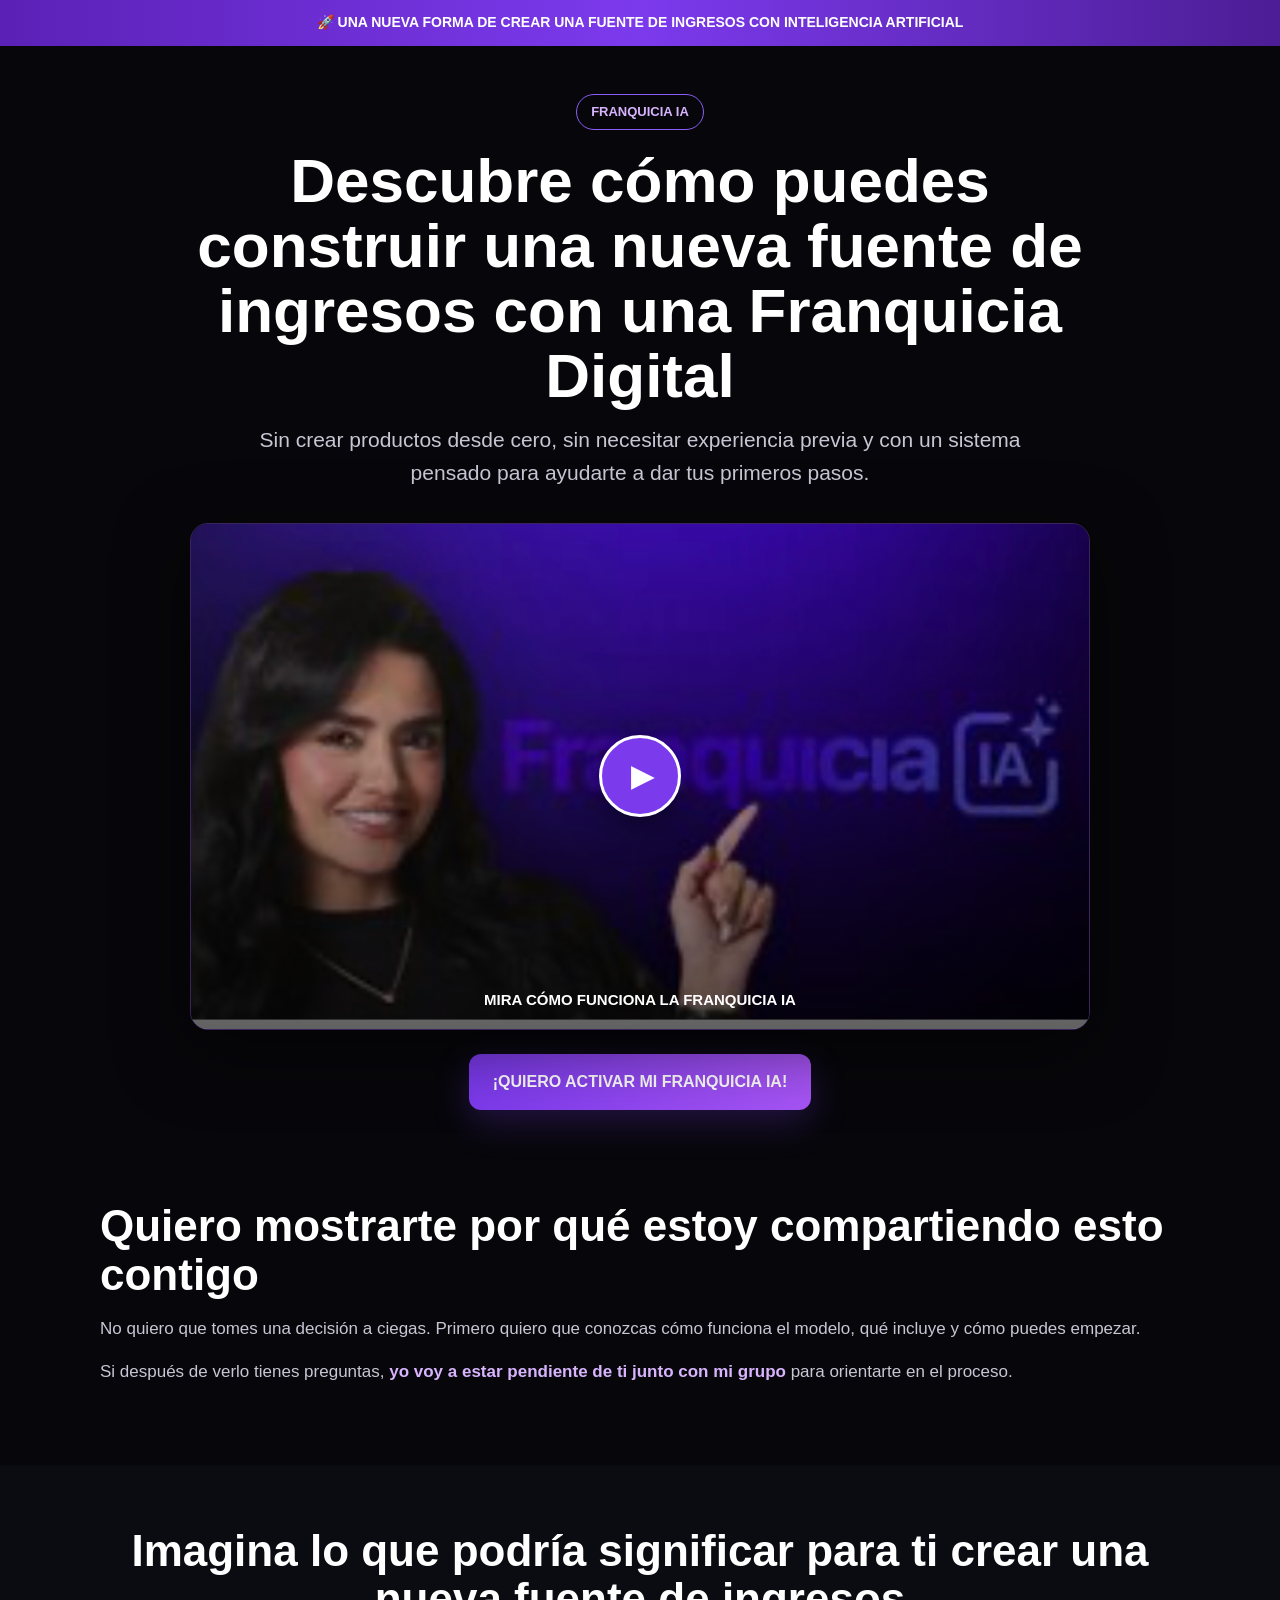
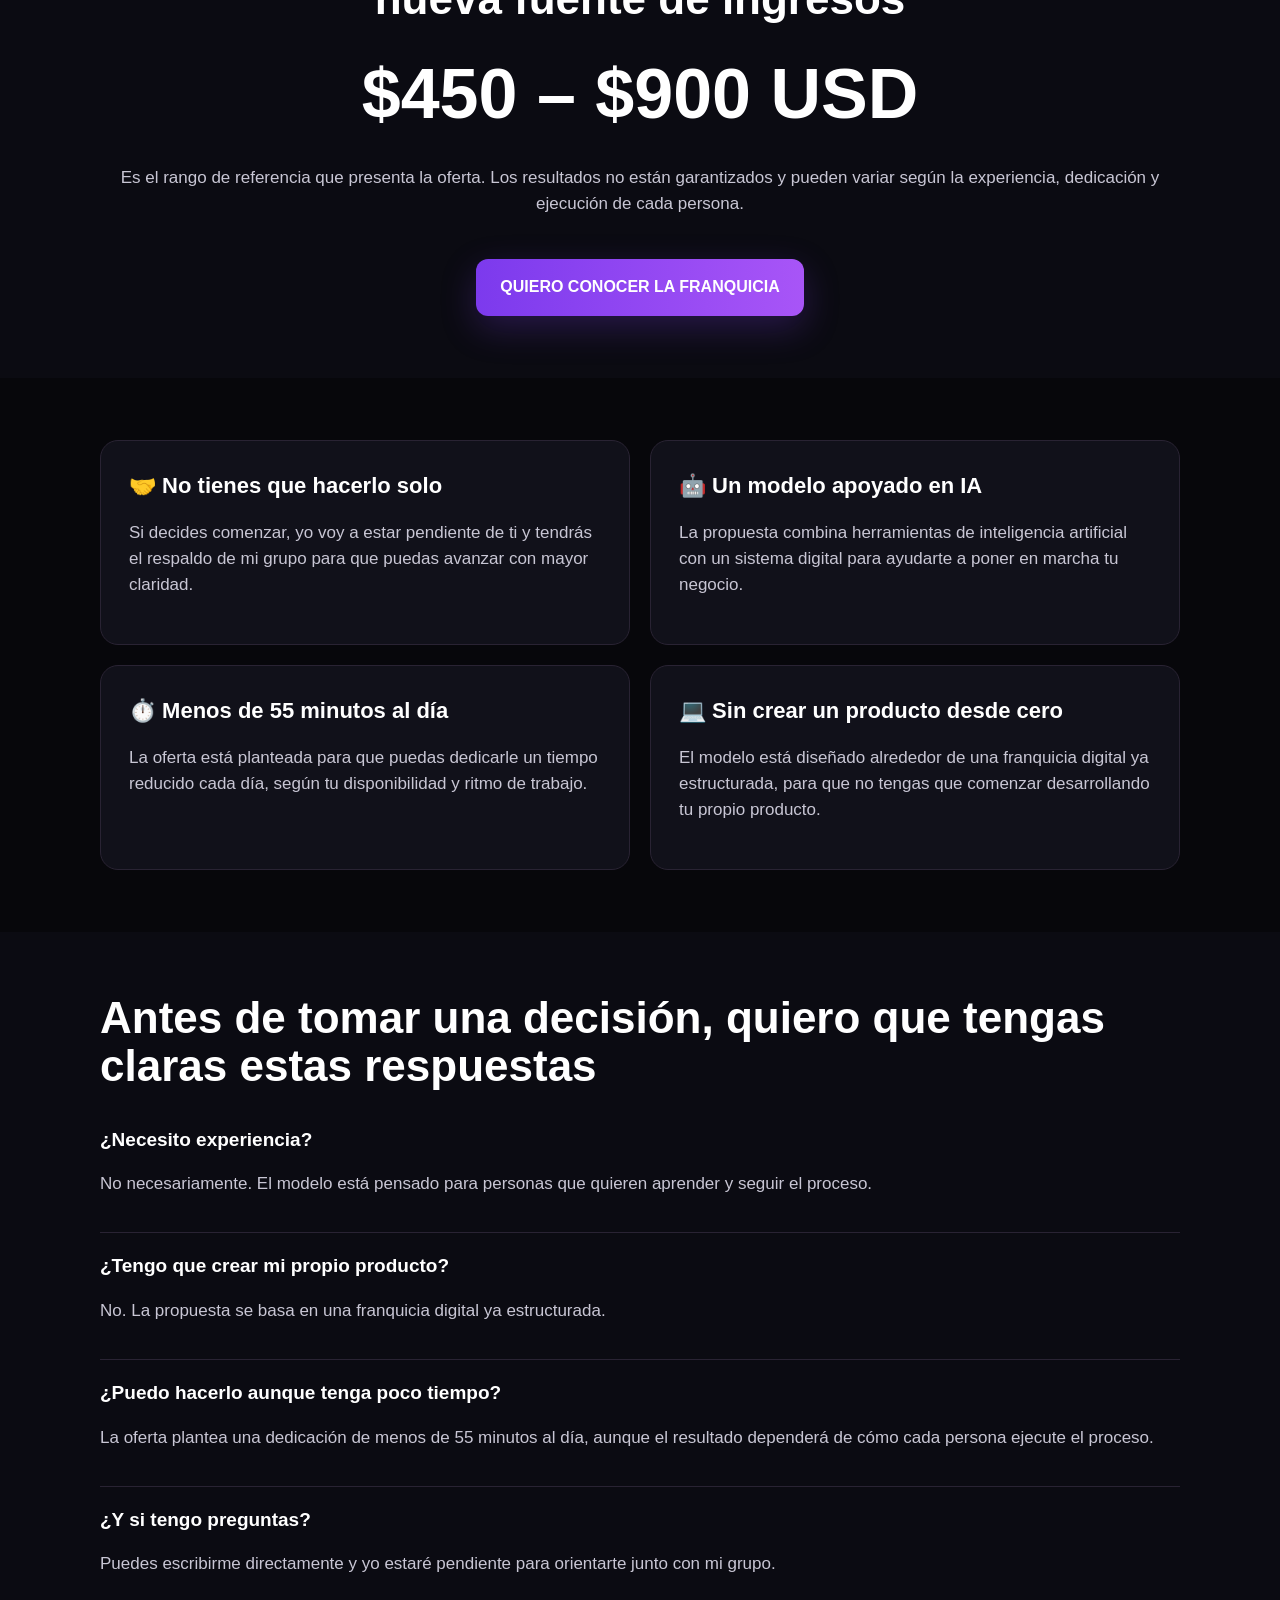
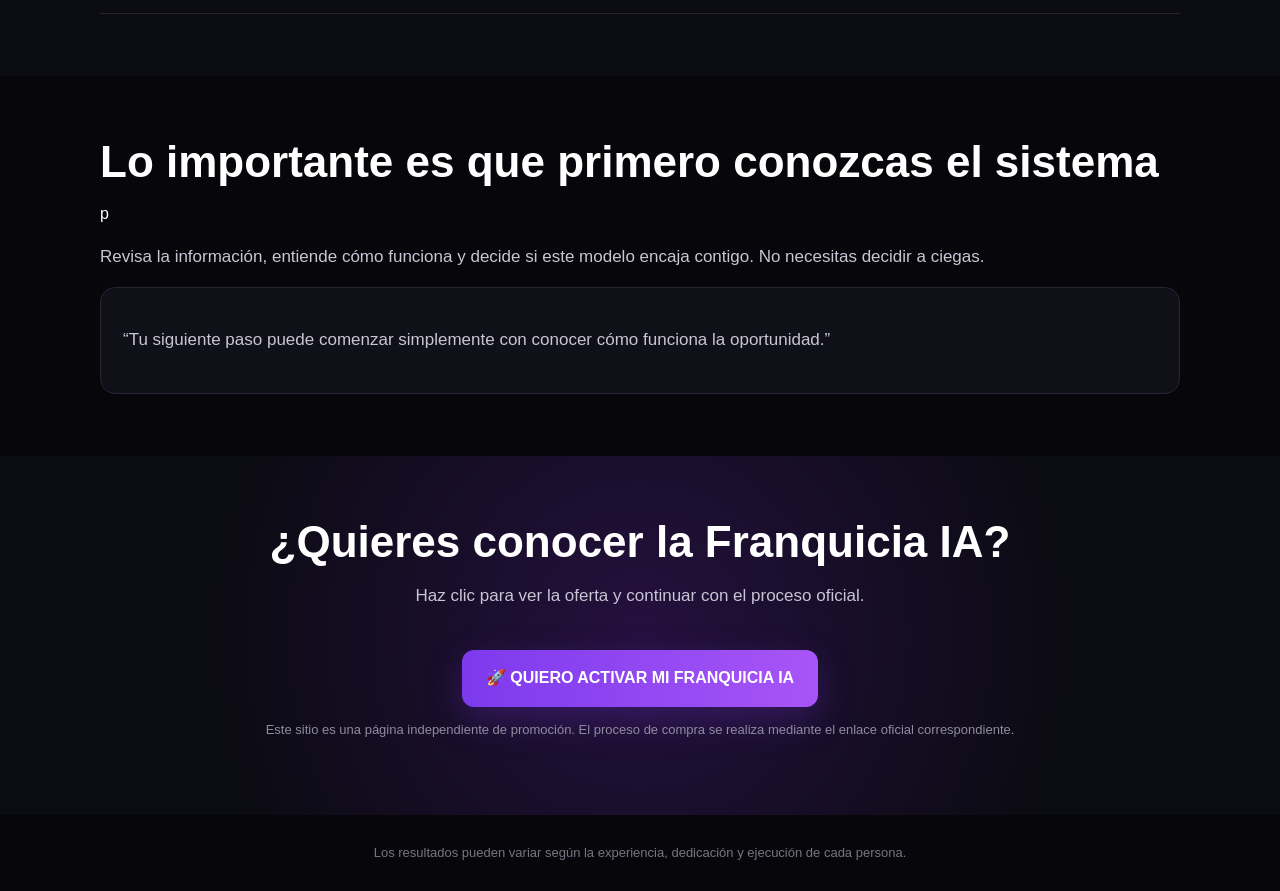
<file: index_final_tata.html>
<!DOCTYPE html>
<html lang="es">
<head>
<meta charset="UTF-8">
<meta name="viewport" content="width=device-width, initial-scale=1.0">
<title>Franquicia IA | Descubre cómo funciona</title>
<style>
*{box-sizing:border-box}
html{scroll-behavior:smooth}
body{margin:0;background:#07070b;color:#fff;font-family:Arial,Helvetica,sans-serif;line-height:1.55}
.wrap{width:min(1080px,92%);margin:auto}
.top{background:linear-gradient(90deg,#5b21b6,#7c3aed,#4c1d95);text-align:center;padding:12px 16px;font-weight:800;font-size:14px}
.hero{text-align:center;padding:48px 0 30px}
.badge{display:inline-block;padding:7px 14px;border:1px solid #8b5cf6;border-radius:999px;color:#d8b4fe;font-weight:700;font-size:13px}
h1{font-size:clamp(34px,6vw,62px);line-height:1.05;margin:18px auto 16px;max-width:950px}
.sub{font-size:clamp(17px,2.2vw,21px);color:#c8c6d4;max-width:800px;margin:auto}
.btn{display:inline-flex;align-items:center;justify-content:center;background:linear-gradient(90deg,#7c3aed,#a855f7);color:#fff;text-decoration:none;font-weight:900;padding:16px 24px;border-radius:12px;margin:24px 8px 0;box-shadow:0 12px 35px rgba(124,58,237,.25)}
.btn:hover{transform:translateY(-2px)}
.video{margin:34px auto 0;max-width:900px;aspect-ratio:16/9;border-radius:18px;overflow:hidden;border:1px solid #39245f;background:#111;box-shadow:0 20px 70px rgba(0,0,0,.5);position:relative}
.video img{width:100%;height:100%;object-fit:cover;display:block}
.video:after{content:"";position:absolute;inset:0;background:linear-gradient(180deg,rgba(0,0,0,.05),rgba(0,0,0,.62));pointer-events:none}
.play{position:absolute;z-index:2;left:50%;top:50%;transform:translate(-50%,-50%);width:82px;height:82px;border-radius:50%;background:#7c3aed;border:3px solid #fff;display:grid;place-items:center;font-size:31px;padding-left:5px;box-shadow:0 10px 35px rgba(0,0,0,.5)}
.video-label{position:absolute;z-index:3;bottom:0;left:0;right:0;text-align:center;padding:30px 15px 17px;font-weight:900;font-size:15px}
section{padding:62px 0}
.dark{background:#0b0b12}
.grid{display:grid;grid-template-columns:repeat(2,1fr);gap:20px}
.card{background:#11111a;border:1px solid #292333;border-radius:18px;padding:28px}
h2{font-size:clamp(28px,4vw,44px);line-height:1.1;margin:0 0 16px}
h3{font-size:22px;margin:0 0 10px}
p{color:#c8c6d4;font-size:17px}
.highlight{color:#d8b4fe;font-weight:900}
.earn{text-align:center}
.earn strong{font-size:clamp(38px,7vw,70px);color:#fff;display:block}
.questions{border-bottom:1px solid #292333;padding:18px 0}
.questions strong{font-size:19px}
.quote{background:#101018;border:1px solid #292333;border-radius:15px;padding:22px}
.cta{text-align:center;background:radial-gradient(circle at center,#24103e,#0b0b12 65%)}
.small{font-size:13px;color:#8f8ba0}
footer{padding:28px 0;text-align:center;color:#777485;font-size:13px}
@media(max-width:760px){.grid{grid-template-columns:1fr}.hero{padding-top:35px}section{padding:45px 0}.video{border-radius:12px}.play{width:68px;height:68px;font-size:26px}}
</style>
</head>
<body>
<div class="top">🚀 UNA NUEVA FORMA DE CREAR UNA FUENTE DE INGRESOS CON INTELIGENCIA ARTIFICIAL</div>

<header class="hero wrap">
  <span class="badge">FRANQUICIA IA</span>
  <h1>Descubre cómo puedes construir una nueva fuente de ingresos con una Franquicia Digital</h1>
  <p class="sub">Sin crear productos desde cero, sin necesitar experiencia previa y con un sistema pensado para ayudarte a dar tus primeros pasos.</p>

  <div class="video" aria-label="Presentación Franquicia IA">
    <img src="[data-uri]" alt="Franquicia IA - presentación">
    <div class="play">▶</div>
    <div class="video-label">MIRA CÓMO FUNCIONA LA FRANQUICIA IA</div>
  </div>

  <a class="btn" href="https://go.hotmart.com/U104873552A?ap=39fb">¡QUIERO ACTIVAR MI FRANQUICIA IA!</a>
</header>

<section>
<div class="wrap">
<h2>Quiero mostrarte por qué estoy compartiendo esto contigo</h2>
<p>No quiero que tomes una decisión a ciegas. Primero quiero que conozcas cómo funciona el modelo, qué incluye y cómo puedes empezar.</p>
<p>Si después de verlo tienes preguntas, <span class="highlight">yo voy a estar pendiente de ti junto con mi grupo</span> para orientarte en el proceso.</p>
</div>
</section>

<section class="dark">
<div class="wrap earn">
<h2>Imagina lo que podría significar para ti crear una nueva fuente de ingresos</h2>
<strong>$450 – $900 USD</strong>
<p>Es el rango de referencia que presenta la oferta. Los resultados no están garantizados y pueden variar según la experiencia, dedicación y ejecución de cada persona.</p>
<a class="btn" href="https://go.hotmart.com/U104873552A?ap=39fb">QUIERO CONOCER LA FRANQUICIA</a>
</div>
</section>

<section>
<div class="wrap">
<div class="grid">
<div class="card">
<h3>🤝 No tienes que hacerlo solo</h3>
<p>Si decides comenzar, yo voy a estar pendiente de ti y tendrás el respaldo de mi grupo para que puedas avanzar con mayor claridad.</p>
</div>
<div class="card">
<h3>🤖 Un modelo apoyado en IA</h3>
<p>La propuesta combina herramientas de inteligencia artificial con un sistema digital para ayudarte a poner en marcha tu negocio.</p>
</div>
<div class="card">
<h3>⏱️ Menos de 55 minutos al día</h3>
<p>La oferta está planteada para que puedas dedicarle un tiempo reducido cada día, según tu disponibilidad y ritmo de trabajo.</p>
</div>
<div class="card">
<h3>💻 Sin crear un producto desde cero</h3>
<p>El modelo está diseñado alrededor de una franquicia digital ya estructurada, para que no tengas que comenzar desarrollando tu propio producto.</p>
</div>
</div>
</div>
</section>

<section class="dark">
<div class="wrap">
<h2>Antes de tomar una decisión, quiero que tengas claras estas respuestas</h2>
<div class="questions"><strong>¿Necesito experiencia?</strong><p>No necesariamente. El modelo está pensado para personas que quieren aprender y seguir el proceso.</p></div>
<div class="questions"><strong>¿Tengo que crear mi propio producto?</strong><p>No. La propuesta se basa en una franquicia digital ya estructurada.</p></div>
<div class="questions"><strong>¿Puedo hacerlo aunque tenga poco tiempo?</strong><p>La oferta plantea una dedicación de menos de 55 minutos al día, aunque el resultado dependerá de cómo cada persona ejecute el proceso.</p></div>
<div class="questions"><strong>¿Y si tengo preguntas?</strong><p>Puedes escribirme directamente y yo estaré pendiente para orientarte junto con mi grupo.</p></div>
</div>
</section>

<section>
<div class="wrap">
<h2>Lo importante es que primero conozcas el sistema</h2>
p
<p>Revisa la información, entiende cómo funciona y decide si este modelo encaja contigo. No necesitas decidir a ciegas.</p>
<div class="quote"><p>“Tu siguiente paso puede comenzar simplemente con conocer cómo funciona la oportunidad.”</p></div>
</div>
</section>

<section class="cta">
<div class="wrap">
<h2>¿Quieres conocer la Franquicia IA?</h2>
<p>Haz clic para ver la oferta y continuar con el proceso oficial.</p>
<a class="btn" href="https://go.hotmart.com/U104873552A?ap=39fb">🚀 QUIERO ACTIVAR MI FRANQUICIA IA</a>
<p class="small">Este sitio es una página independiente de promoción. El proceso de compra se realiza mediante el enlace oficial correspondiente.</p>
</div>
</section>

<footer>
<div class="wrap">Los resultados pueden variar según la experiencia, dedicación y ejecución de cada persona.</div>
</footer>
</body>
</html>
</file>
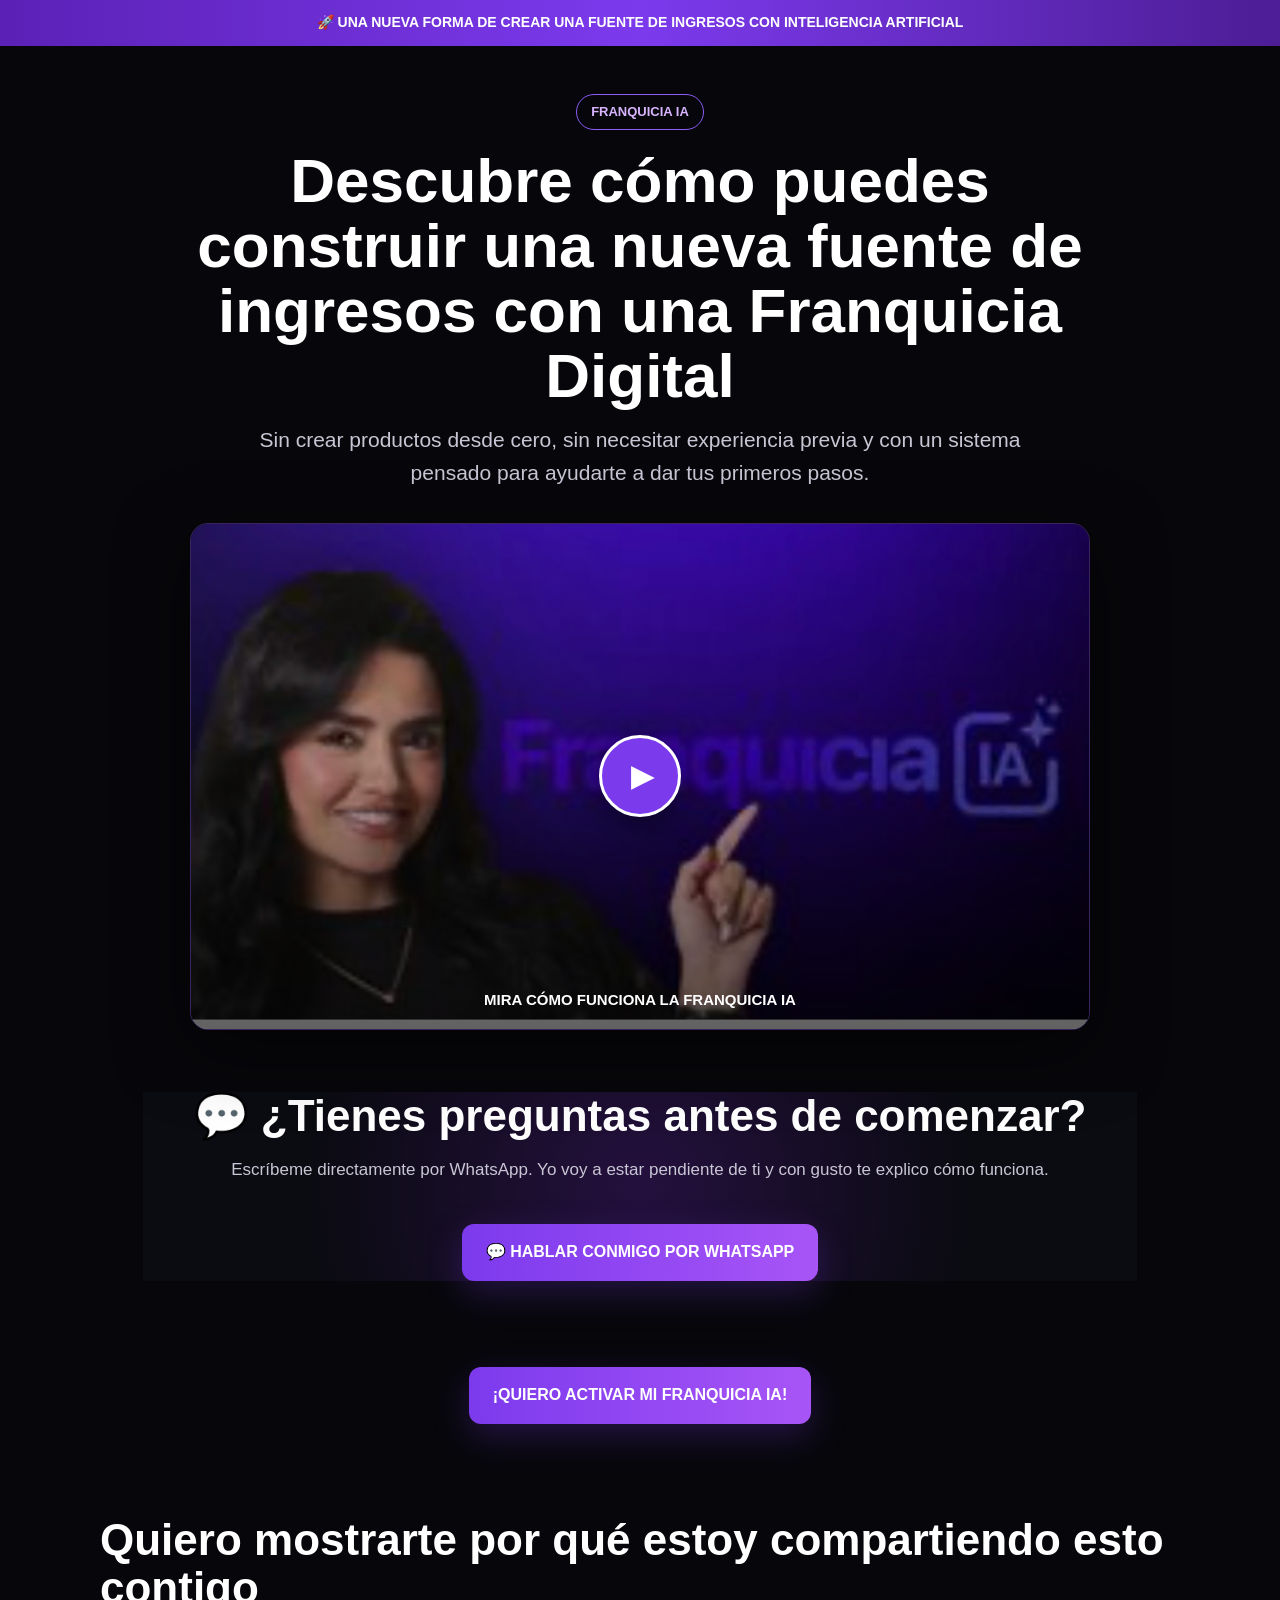
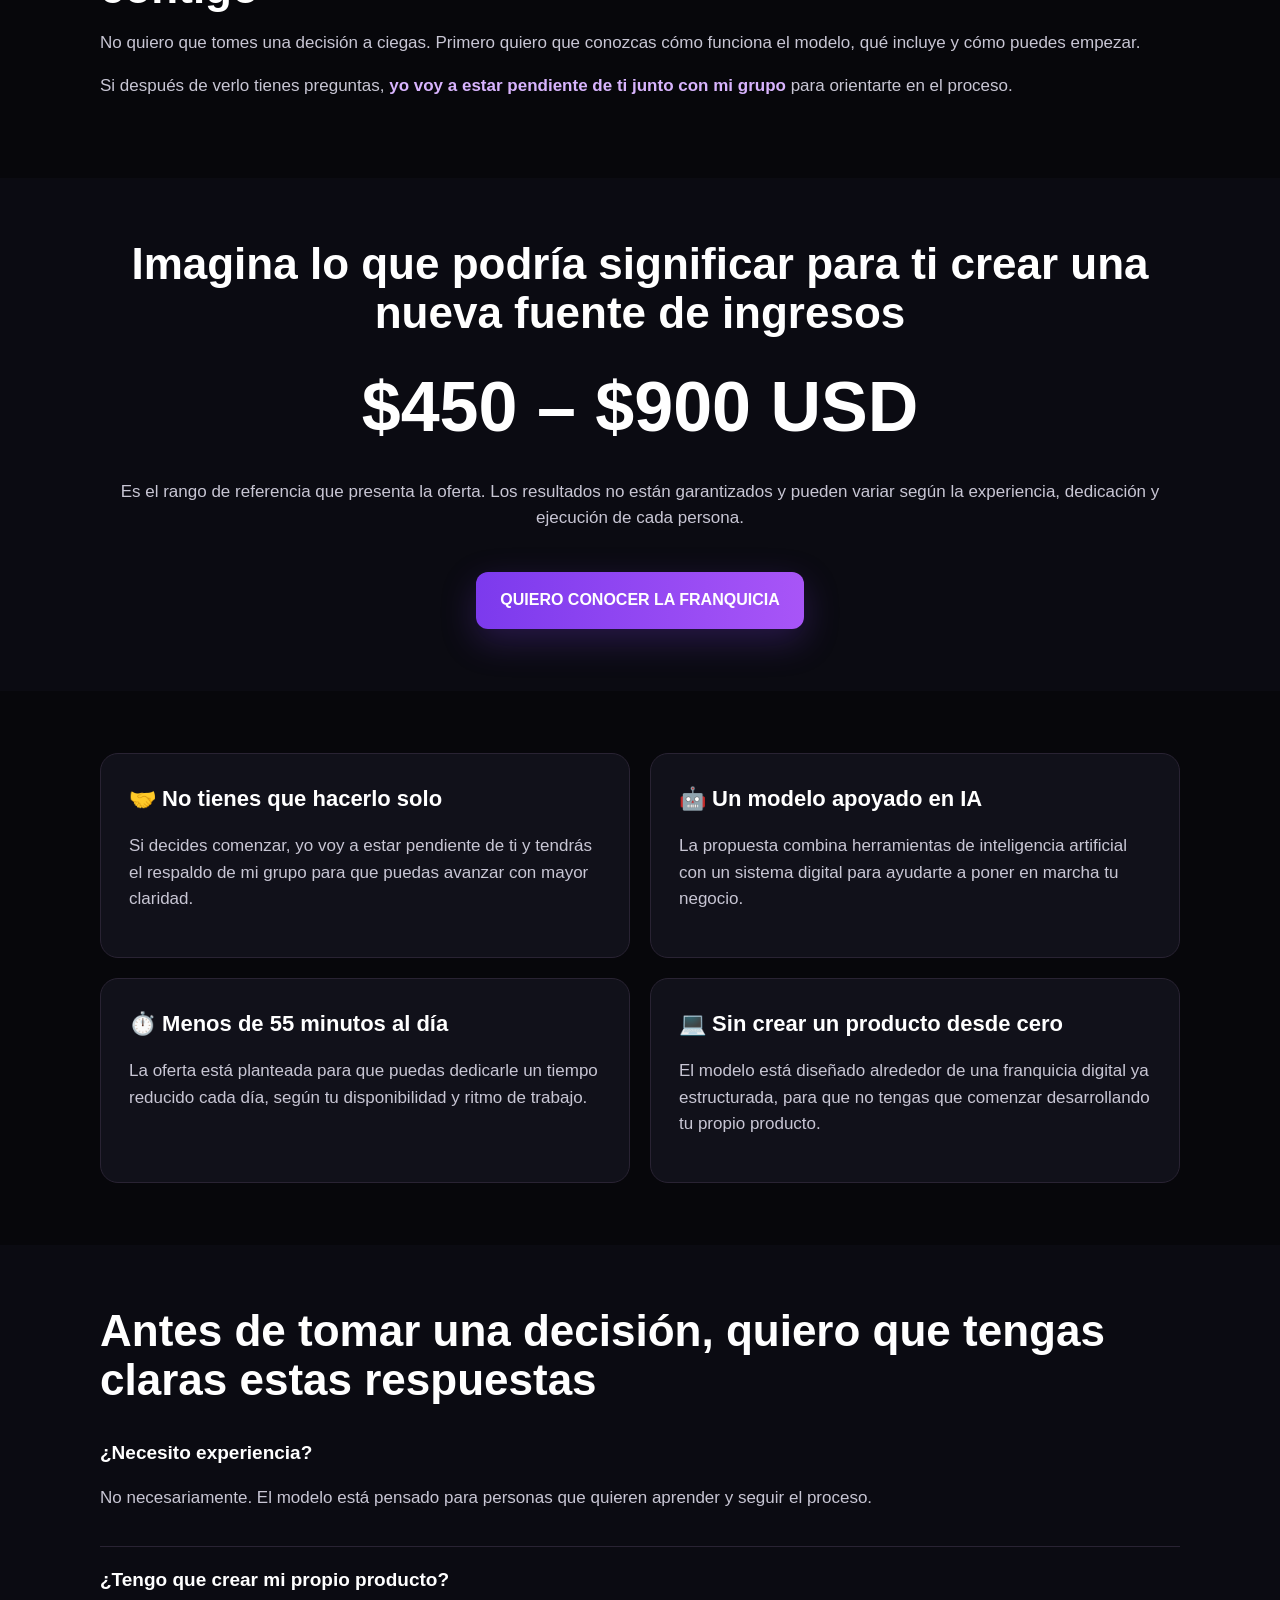
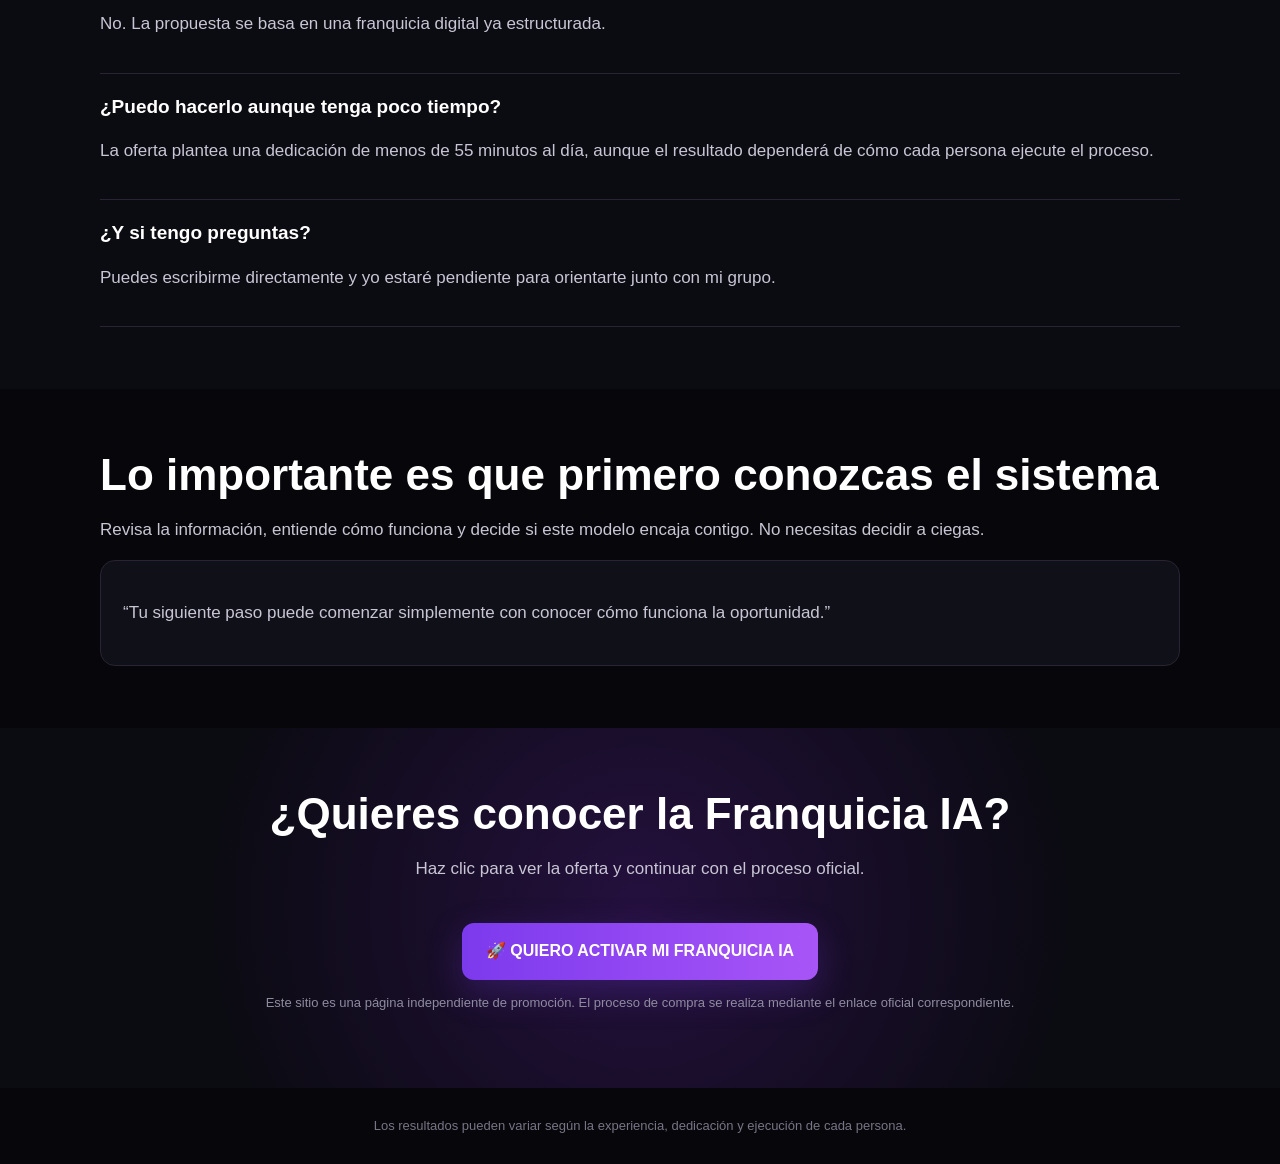
<file: index_FINAL_WHATSAPP_ARRIBA.html>
<!DOCTYPE html>
<html lang="es">
<head>
<meta charset="UTF-8">
<meta name="viewport" content="width=device-width, initial-scale=1.0">
<title>Franquicia IA | Descubre cómo funciona</title>
<style>
*{box-sizing:border-box}
html{scroll-behavior:smooth}
body{margin:0;background:#07070b;color:#fff;font-family:Arial,Helvetica,sans-serif;line-height:1.55}
.wrap{width:min(1080px,92%);margin:auto}
.top{background:linear-gradient(90deg,#5b21b6,#7c3aed,#4c1d95);text-align:center;padding:12px 16px;font-weight:800;font-size:14px}
.hero{text-align:center;padding:48px 0 30px}
.badge{display:inline-block;padding:7px 14px;border:1px solid #8b5cf6;border-radius:999px;color:#d8b4fe;font-weight:700;font-size:13px}
h1{font-size:clamp(34px,6vw,62px);line-height:1.05;margin:18px auto 16px;max-width:950px}
.sub{font-size:clamp(17px,2.2vw,21px);color:#c8c6d4;max-width:800px;margin:auto}
.btn{display:inline-flex;align-items:center;justify-content:center;background:linear-gradient(90deg,#7c3aed,#a855f7);color:#fff;text-decoration:none;font-weight:900;padding:16px 24px;border-radius:12px;margin:24px 8px 0;box-shadow:0 12px 35px rgba(124,58,237,.25)}
.btn:hover{transform:translateY(-2px)}
.video{margin:34px auto 0;max-width:900px;aspect-ratio:16/9;border-radius:18px;overflow:hidden;border:1px solid #39245f;background:#111;box-shadow:0 20px 70px rgba(0,0,0,.5);position:relative}
.video img{width:100%;height:100%;object-fit:cover;display:block}
.video:after{content:"";position:absolute;inset:0;background:linear-gradient(180deg,rgba(0,0,0,.05),rgba(0,0,0,.62));pointer-events:none}
.play{text-decoration:none;color:#fff;cursor:pointer;position:absolute;z-index:2;left:50%;top:50%;transform:translate(-50%,-50%);width:82px;height:82px;border-radius:50%;background:#7c3aed;border:3px solid #fff;display:grid;place-items:center;font-size:31px;padding-left:5px;box-shadow:0 10px 35px rgba(0,0,0,.5)}
.video-label{position:absolute;z-index:3;bottom:0;left:0;right:0;text-align:center;padding:30px 15px 17px;font-weight:900;font-size:15px}
section{padding:62px 0}
.dark{background:#0b0b12}
.grid{display:grid;grid-template-columns:repeat(2,1fr);gap:20px}
.card{background:#11111a;border:1px solid #292333;border-radius:18px;padding:28px}
h2{font-size:clamp(28px,4vw,44px);line-height:1.1;margin:0 0 16px}
h3{font-size:22px;margin:0 0 10px}
p{color:#c8c6d4;font-size:17px}
.highlight{color:#d8b4fe;font-weight:900}
.earn{text-align:center}
.earn strong{font-size:clamp(38px,7vw,70px);color:#fff;display:block}
.questions{border-bottom:1px solid #292333;padding:18px 0}
.questions strong{font-size:19px}
.quote{background:#101018;border:1px solid #292333;border-radius:15px;padding:22px}
.cta{text-align:center;background:radial-gradient(circle at center,#24103e,#0b0b12 65%)}
.small{font-size:13px;color:#8f8ba0}
footer{padding:28px 0;text-align:center;color:#777485;font-size:13px}
@media(max-width:760px){.grid{grid-template-columns:1fr}.hero{padding-top:35px}section{padding:45px 0}.video{border-radius:12px}.play{text-decoration:none;color:#fff;cursor:pointer;width:68px;height:68px;font-size:26px}}
</style>
</head>
<body>
<div class="top">🚀 UNA NUEVA FORMA DE CREAR UNA FUENTE DE INGRESOS CON INTELIGENCIA ARTIFICIAL</div>

<header class="hero wrap">
  <span class="badge">FRANQUICIA IA</span>
  <h1>Descubre cómo puedes construir una nueva fuente de ingresos con una Franquicia Digital</h1>
  <p class="sub">Sin crear productos desde cero, sin necesitar experiencia previa y con un sistema pensado para ayudarte a dar tus primeros pasos.</p>

  <div class="video" aria-label="Presentación Franquicia IA">
    <img src="[data-uri]" alt="Franquicia IA - presentación">
    <a class="play" href="https://go.hotmart.com/U104873552A?ap=39fb" aria-label="Ver video de ventas">▶</a>
    <div class="video-label">MIRA CÓMO FUNCIONA LA FRANQUICIA IA</div>
  </div>

<section>
<div class="wrap">
<div class="cta">
<h2>💬 ¿Tienes preguntas antes de comenzar?</h2>
<p>Escríbeme directamente por WhatsApp. Yo voy a estar pendiente de ti y con gusto te explico cómo funciona.</p>
<a class="btn" href="https://wa.me/573023974305?text=Hola%2C%20quiero%20conocer%20m%C3%A1s%20sobre%20Franquicia%20IA" target="_blank" rel="noopener">💬 HABLAR CONMIGO POR WHATSAPP</a>
</div>
</div>
</section>

  <a class="btn" href="https://go.hotmart.com/U104873552A?ap=39fb">¡QUIERO ACTIVAR MI FRANQUICIA IA!</a>
</header>

<section>
<div class="wrap">
<h2>Quiero mostrarte por qué estoy compartiendo esto contigo</h2>
<p>No quiero que tomes una decisión a ciegas. Primero quiero que conozcas cómo funciona el modelo, qué incluye y cómo puedes empezar.</p>
<p>Si después de verlo tienes preguntas, <span class="highlight">yo voy a estar pendiente de ti junto con mi grupo</span> para orientarte en el proceso.</p>
</div>
</section>

<section class="dark">
<div class="wrap earn">
<h2>Imagina lo que podría significar para ti crear una nueva fuente de ingresos</h2>
<strong>$450 – $900 USD</strong>
<p>Es el rango de referencia que presenta la oferta. Los resultados no están garantizados y pueden variar según la experiencia, dedicación y ejecución de cada persona.</p>
<a class="btn" href="https://go.hotmart.com/U104873552A?ap=39fb">QUIERO CONOCER LA FRANQUICIA</a>
</div>
</section>

<section>
<div class="wrap">
<div class="grid">
<div class="card">
<h3>🤝 No tienes que hacerlo solo</h3>
<p>Si decides comenzar, yo voy a estar pendiente de ti y tendrás el respaldo de mi grupo para que puedas avanzar con mayor claridad.</p>
</div>
<div class="card">
<h3>🤖 Un modelo apoyado en IA</h3>
<p>La propuesta combina herramientas de inteligencia artificial con un sistema digital para ayudarte a poner en marcha tu negocio.</p>
</div>
<div class="card">
<h3>⏱️ Menos de 55 minutos al día</h3>
<p>La oferta está planteada para que puedas dedicarle un tiempo reducido cada día, según tu disponibilidad y ritmo de trabajo.</p>
</div>
<div class="card">
<h3>💻 Sin crear un producto desde cero</h3>
<p>El modelo está diseñado alrededor de una franquicia digital ya estructurada, para que no tengas que comenzar desarrollando tu propio producto.</p>
</div>
</div>
</div>
</section>

<section class="dark">
<div class="wrap">
<h2>Antes de tomar una decisión, quiero que tengas claras estas respuestas</h2>
<div class="questions"><strong>¿Necesito experiencia?</strong><p>No necesariamente. El modelo está pensado para personas que quieren aprender y seguir el proceso.</p></div>
<div class="questions"><strong>¿Tengo que crear mi propio producto?</strong><p>No. La propuesta se basa en una franquicia digital ya estructurada.</p></div>
<div class="questions"><strong>¿Puedo hacerlo aunque tenga poco tiempo?</strong><p>La oferta plantea una dedicación de menos de 55 minutos al día, aunque el resultado dependerá de cómo cada persona ejecute el proceso.</p></div>
<div class="questions"><strong>¿Y si tengo preguntas?</strong><p>Puedes escribirme directamente y yo estaré pendiente para orientarte junto con mi grupo.</p></div>
</div>
</section>

<section>
<div class="wrap">
<h2>Lo importante es que primero conozcas el sistema</h2>
<p>Revisa la información, entiende cómo funciona y decide si este modelo encaja contigo. No necesitas decidir a ciegas.</p>
<div class="quote"><p>“Tu siguiente paso puede comenzar simplemente con conocer cómo funciona la oportunidad.”</p></div>
</div>
</section>

<section class="cta">
<div class="wrap">
<h2>¿Quieres conocer la Franquicia IA?</h2>
<p>Haz clic para ver la oferta y continuar con el proceso oficial.</p>
<a class="btn" href="https://go.hotmart.com/U104873552A?ap=39fb">🚀 QUIERO ACTIVAR MI FRANQUICIA IA</a>
<p class="small">Este sitio es una página independiente de promoción. El proceso de compra se realiza mediante el enlace oficial correspondiente.</p>
</div>
</section>


<footer>
<div class="wrap">Los resultados pueden variar según la experiencia, dedicación y ejecución de cada persona.</div>
</footer>
</body>
</html>
</file>
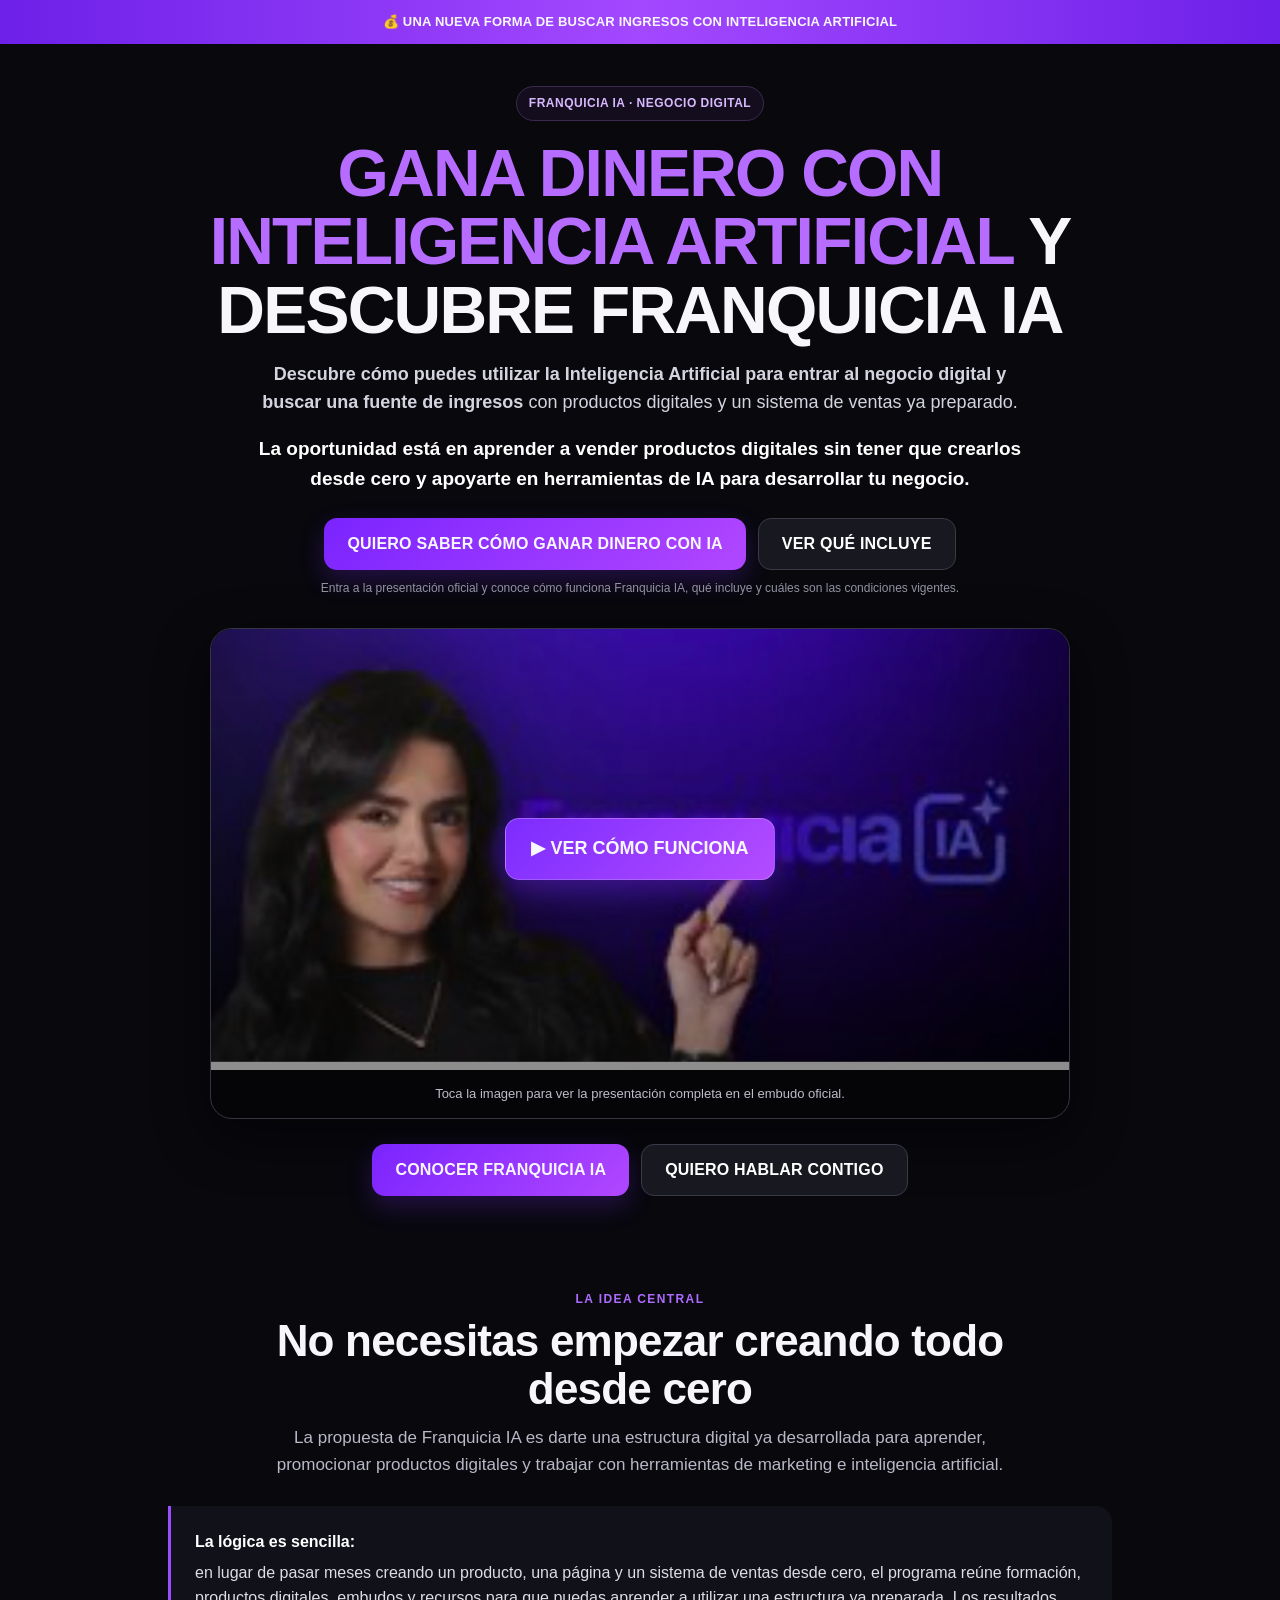
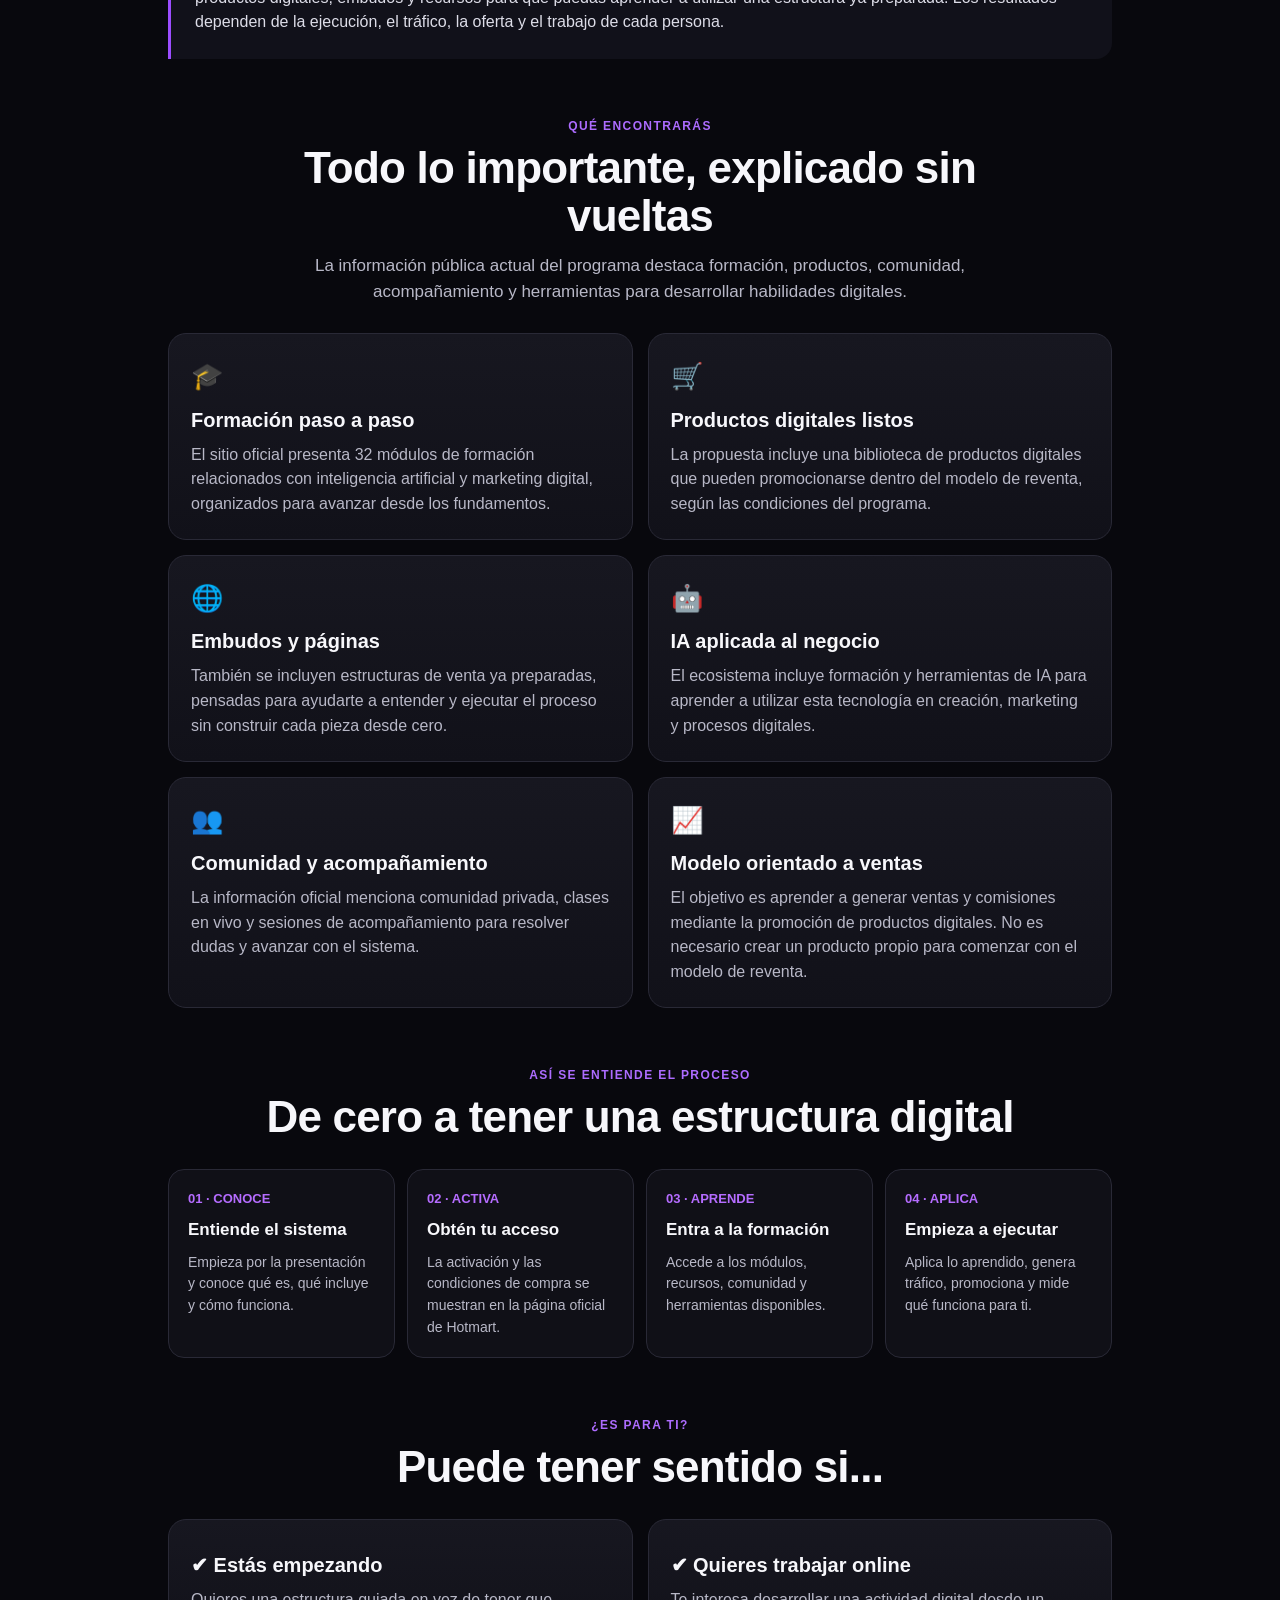
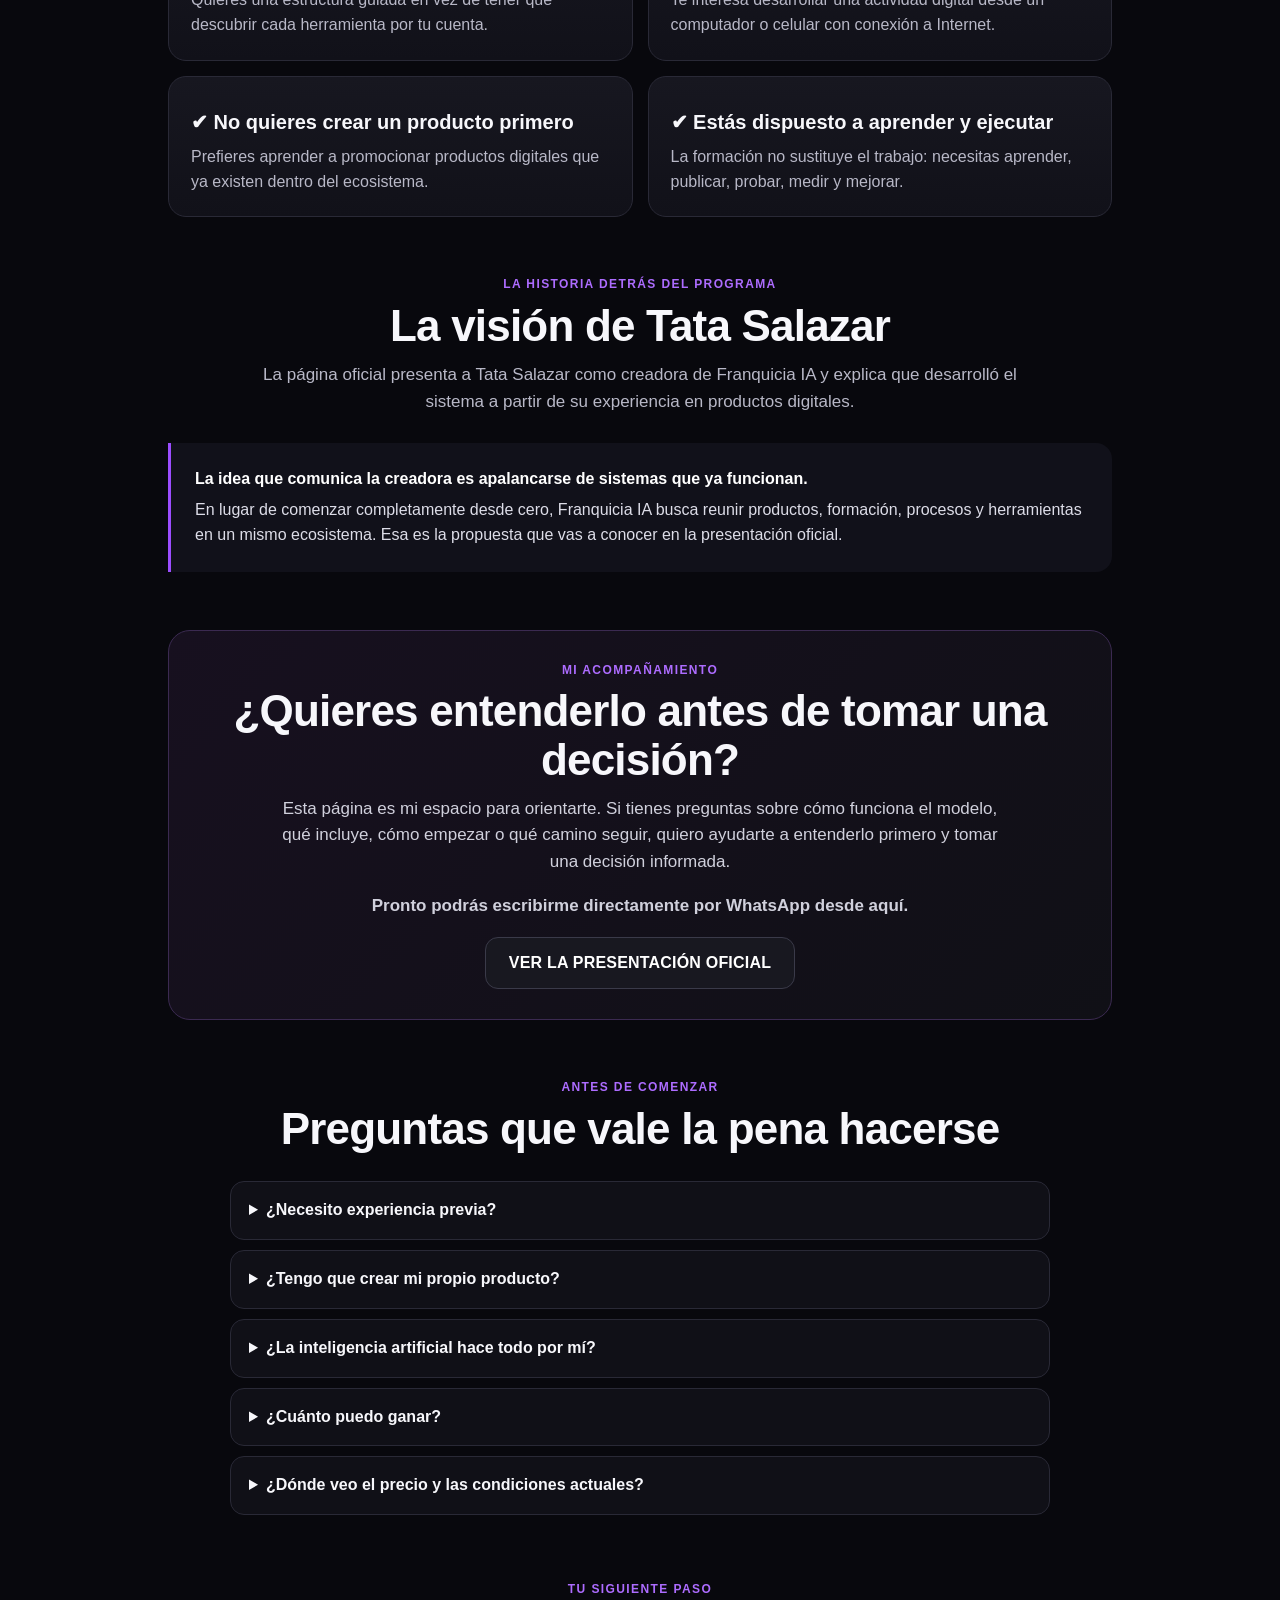
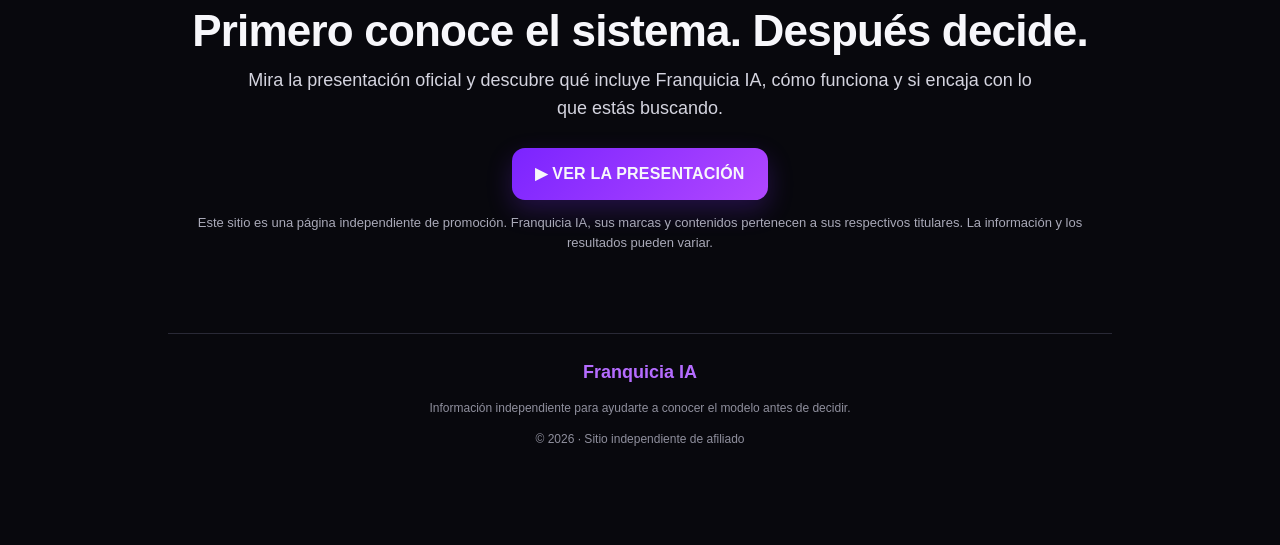
<file: index_Franquicia_IA_Imagen_Embudo_Corregida.html>
<!DOCTYPE html>
<html lang="es">
<head>
  <meta charset="UTF-8">
  <meta name="viewport" content="width=device-width, initial-scale=1.0">
  <meta name="description" content="Conoce Franquicia IA, un sistema de formación y ventas digitales apoyado en inteligencia artificial, con productos, embudos, formación y comunidad.">
  <title>Gana dinero con IA | Franquicia IA</title>
  <style>
    :root {
      --bg:#08080d; --panel:#111119; --panel2:#171720; --text:#f7f7fb;
      --muted:#b8b8c7; --purple:#9b4dff; --purple2:#7c2cff; --line:#292936;
      --max:980px;
    }
    *{box-sizing:border-box}
    html{scroll-behavior:smooth}
    body{margin:0;background:var(--bg);color:var(--text);font-family:-apple-system,BlinkMacSystemFont,"Segoe UI",Roboto,Arial,sans-serif;line-height:1.55}
    a{color:inherit}
    .topbar{background:linear-gradient(90deg,#6d20e8,#a348ff,#6d20e8);padding:12px 18px;text-align:center;font-size:13px;font-weight:700;letter-spacing:.2px}
    main{max-width:var(--max);margin:auto;padding:0 18px 60px}
    .hero{padding:42px 0 28px;text-align:center}
    .eyebrow{display:inline-block;padding:7px 12px;border:1px solid #3b2a51;border-radius:999px;color:#d8b9ff;background:#140d1e;font-size:12px;font-weight:700;letter-spacing:.5px;text-transform:uppercase}
    h1{font-size:clamp(34px,7vw,66px);line-height:1.04;margin:18px auto 16px;max-width:900px;letter-spacing:-1.8px}
    h1 span{color:#b56cff}
    .lead{max-width:790px;margin:0 auto;color:#d4d4df;font-size:18px}
    .offer-line{max-width:800px;margin:18px auto 0;color:#fff;font-size:19px;font-weight:700}
    .hero-cta{margin:24px 0 4px}
    .microcopy{font-size:12px;color:#9292a2;margin-top:9px}
    .video-card{margin:30px auto 0;max-width:860px;border:1px solid #353543;border-radius:22px;overflow:hidden;background:#050507;box-shadow:0 18px 55px rgba(0,0,0,.45)}
    .video-link{display:block;position:relative;text-decoration:none}
    .video-link img{display:block;width:100%;height:auto;aspect-ratio:auto;object-fit:contain}
    .video-overlay{position:absolute;inset:0;display:flex;align-items:center;justify-content:center;background:linear-gradient(180deg,rgba(0,0,0,.08),rgba(0,0,0,.45))}
    .play{background:linear-gradient(135deg,var(--purple2),#b44cff);padding:16px 25px;border-radius:14px;font-size:18px;font-weight:800;box-shadow:0 10px 30px rgba(129,45,255,.35);border:1px solid rgba(255,255,255,.22)}
    .under-video{padding:14px 18px;color:#bdbdca;font-size:13px}
    .cta-row{display:flex;gap:12px;justify-content:center;flex-wrap:wrap;margin:25px 0 8px}
    .btn{display:inline-flex;align-items:center;justify-content:center;min-height:52px;padding:0 23px;border-radius:13px;text-decoration:none;font-weight:800;letter-spacing:.2px;transition:.2s}
    .btn-primary{background:linear-gradient(135deg,#7b24ff,#b147ff);box-shadow:0 10px 26px rgba(124,44,255,.24)}
    .btn-secondary{background:#181820;border:1px solid #3a3a49;color:#fff}
    .btn:hover{transform:translateY(-1px)}
    section.block{padding:58px 0 0}
    .section-head{text-align:center;max-width:780px;margin:0 auto 28px}
    .kicker{color:#ad6cff;text-transform:uppercase;font-size:12px;font-weight:800;letter-spacing:1.4px}
    h2{font-size:clamp(28px,5vw,44px);line-height:1.1;margin:8px 0 12px;letter-spacing:-.8px}
    .section-head p{color:var(--muted);font-size:17px;margin:0}
    .grid{display:grid;grid-template-columns:repeat(2,minmax(0,1fr));gap:15px}
    .card{background:linear-gradient(180deg,var(--panel2),var(--panel));border:1px solid var(--line);border-radius:18px;padding:22px}
    .icon{font-size:26px}
    .card h3{margin:8px 0 7px;font-size:20px}
    .card p{margin:0;color:var(--muted)}
    .quote{border-left:3px solid var(--purple);background:#11111a;padding:24px;border-radius:0 16px 16px 0;color:#dddde8}
    .quote strong{display:block;color:#fff;margin-bottom:6px}
    .steps{display:grid;grid-template-columns:repeat(4,1fr);gap:12px}
    .step{background:#101017;border:1px solid var(--line);border-radius:16px;padding:19px}
    .num{color:#b56cff;font-weight:900;font-size:13px}
    .step h3{font-size:17px;margin:8px 0}
    .step p{color:var(--muted);font-size:14px;margin:0}
    .advice{background:linear-gradient(135deg,#17101f,#101016);border:1px solid #3b2a51;border-radius:22px;padding:30px;text-align:center}
    .advice p{color:#d0d0dc;max-width:720px;margin:0 auto 18px;font-size:17px}
    .faq{display:grid;gap:10px;max-width:820px;margin:auto}
    details{background:#101017;border:1px solid var(--line);border-radius:14px;padding:16px 18px}
    summary{cursor:pointer;font-weight:800}
    details p{color:var(--muted);margin:12px 0 0}
    .final{text-align:center;padding:65px 0 25px}
    .final .small{color:#a9a9b8;font-size:13px;margin-top:13px}
    footer{border-top:1px solid var(--line);margin-top:55px;padding:25px 0;color:#8f8f9d;text-align:center;font-size:12px}
    .brand{color:#b56cff;font-weight:900;font-size:18px}
    .mobile-sticky{display:none}
    @media(max-width:700px){
      main{padding:0 14px 45px}
      .hero{padding-top:30px}
      .lead{font-size:16px}
      .grid,.steps{grid-template-columns:1fr}
      .cta-row{flex-direction:column}
      .btn{width:100%}
      .video-card{border-radius:16px}
      section.block{padding-top:45px}
      .hero-cta{margin-top:20px}
      .mobile-sticky{display:block;position:fixed;left:12px;right:12px;bottom:12px;z-index:50}
      .mobile-sticky a{display:block;text-align:center;background:linear-gradient(135deg,#7b24ff,#b147ff);color:#fff;text-decoration:none;font-weight:900;padding:14px 16px;border-radius:13px;box-shadow:0 10px 30px rgba(0,0,0,.45);border:1px solid rgba(255,255,255,.18)}
    }
  </style>
</head>
<body>
  <div class="topbar">💰 UNA NUEVA FORMA DE BUSCAR INGRESOS CON INTELIGENCIA ARTIFICIAL</div>

  <main>
    <section class="hero">
      <span class="eyebrow">FRANQUICIA IA · NEGOCIO DIGITAL</span>
      <h1><span>GANA DINERO CON INTELIGENCIA ARTIFICIAL</span> Y DESCUBRE FRANQUICIA IA</h1>
      <p class="lead"><strong>Descubre cómo puedes utilizar la Inteligencia Artificial para entrar al negocio digital y buscar una fuente de ingresos</strong> con productos digitales y un sistema de ventas ya preparado.</p>
      <p class="offer-line">La oportunidad está en aprender a vender productos digitales sin tener que crearlos desde cero y apoyarte en herramientas de IA para desarrollar tu negocio.</p>

      <div class="cta-row hero-cta">
        <a class="btn btn-primary" href="https://go.hotmart.com/U104873552A?ap=39fb" target="_blank" rel="noopener">QUIERO SABER CÓMO GANAR DINERO CON IA</a>
        <a class="btn btn-secondary" href="#que-incluye">VER QUÉ INCLUYE</a>
      </div>
      <div class="microcopy">Entra a la presentación oficial y conoce cómo funciona Franquicia IA, qué incluye y cuáles son las condiciones vigentes.</div>

      <div class="video-card">
        <a class="video-link" href="https://go.hotmart.com/U104873552A?ap=39fb" target="_blank" rel="noopener">
          <img src="[data-uri]" alt="Presentación de Franquicia IA">
          <div class="video-overlay"><span class="play">▶ VER CÓMO FUNCIONA</span></div>
        </a>
        <div class="under-video">Toca la imagen para ver la presentación completa en el embudo oficial.</div>
      </div>

      <div class="cta-row">
        <a class="btn btn-primary" href="https://go.hotmart.com/U104873552A?ap=39fb" target="_blank" rel="noopener">CONOCER FRANQUICIA IA</a>
        <a class="btn btn-secondary" href="#asesoria">QUIERO HABLAR CONTIGO</a>
      </div>
    </section>

    <section class="block">
      <div class="section-head">
        <div class="kicker">La idea central</div>
        <h2>No necesitas empezar creando todo desde cero</h2>
        <p>La propuesta de Franquicia IA es darte una estructura digital ya desarrollada para aprender, promocionar productos digitales y trabajar con herramientas de marketing e inteligencia artificial.</p>
      </div>
      <div class="quote">
        <strong>La lógica es sencilla:</strong>
        en lugar de pasar meses creando un producto, una página y un sistema de ventas desde cero, el programa reúne formación, productos digitales, embudos y recursos para que puedas aprender a utilizar una estructura ya preparada. Los resultados dependen de la ejecución, el tráfico, la oferta y el trabajo de cada persona.
      </div>
    </section>

    <section class="block" id="que-incluye">
      <div class="section-head">
        <div class="kicker">Qué encontrarás</div>
        <h2>Todo lo importante, explicado sin vueltas</h2>
        <p>La información pública actual del programa destaca formación, productos, comunidad, acompañamiento y herramientas para desarrollar habilidades digitales.</p>
      </div>
      <div class="grid">
        <article class="card"><div class="icon">🎓</div><h3>Formación paso a paso</h3><p>El sitio oficial presenta 32 módulos de formación relacionados con inteligencia artificial y marketing digital, organizados para avanzar desde los fundamentos.</p></article>
        <article class="card"><div class="icon">🛒</div><h3>Productos digitales listos</h3><p>La propuesta incluye una biblioteca de productos digitales que pueden promocionarse dentro del modelo de reventa, según las condiciones del programa.</p></article>
        <article class="card"><div class="icon">🌐</div><h3>Embudos y páginas</h3><p>También se incluyen estructuras de venta ya preparadas, pensadas para ayudarte a entender y ejecutar el proceso sin construir cada pieza desde cero.</p></article>
        <article class="card"><div class="icon">🤖</div><h3>IA aplicada al negocio</h3><p>El ecosistema incluye formación y herramientas de IA para aprender a utilizar esta tecnología en creación, marketing y procesos digitales.</p></article>
        <article class="card"><div class="icon">👥</div><h3>Comunidad y acompañamiento</h3><p>La información oficial menciona comunidad privada, clases en vivo y sesiones de acompañamiento para resolver dudas y avanzar con el sistema.</p></article>
        <article class="card"><div class="icon">📈</div><h3>Modelo orientado a ventas</h3><p>El objetivo es aprender a generar ventas y comisiones mediante la promoción de productos digitales. No es necesario crear un producto propio para comenzar con el modelo de reventa.</p></article>
      </div>
    </section>

    <section class="block">
      <div class="section-head">
        <div class="kicker">Así se entiende el proceso</div>
        <h2>De cero a tener una estructura digital</h2>
      </div>
      <div class="steps">
        <article class="step"><div class="num">01 · CONOCE</div><h3>Entiende el sistema</h3><p>Empieza por la presentación y conoce qué es, qué incluye y cómo funciona.</p></article>
        <article class="step"><div class="num">02 · ACTIVA</div><h3>Obtén tu acceso</h3><p>La activación y las condiciones de compra se muestran en la página oficial de Hotmart.</p></article>
        <article class="step"><div class="num">03 · APRENDE</div><h3>Entra a la formación</h3><p>Accede a los módulos, recursos, comunidad y herramientas disponibles.</p></article>
        <article class="step"><div class="num">04 · APLICA</div><h3>Empieza a ejecutar</h3><p>Aplica lo aprendido, genera tráfico, promociona y mide qué funciona para ti.</p></article>
      </div>
    </section>

    <section class="block">
      <div class="section-head">
        <div class="kicker">¿Es para ti?</div>
        <h2>Puede tener sentido si...</h2>
      </div>
      <div class="grid">
        <article class="card"><h3>✔ Estás empezando</h3><p>Quieres una estructura guiada en vez de tener que descubrir cada herramienta por tu cuenta.</p></article>
        <article class="card"><h3>✔ Quieres trabajar online</h3><p>Te interesa desarrollar una actividad digital desde un computador o celular con conexión a Internet.</p></article>
        <article class="card"><h3>✔ No quieres crear un producto primero</h3><p>Prefieres aprender a promocionar productos digitales que ya existen dentro del ecosistema.</p></article>
        <article class="card"><h3>✔ Estás dispuesto a aprender y ejecutar</h3><p>La formación no sustituye el trabajo: necesitas aprender, publicar, probar, medir y mejorar.</p></article>
      </div>
    </section>

    <section class="block">
      <div class="section-head">
        <div class="kicker">La historia detrás del programa</div>
        <h2>La visión de Tata Salazar</h2>
        <p>La página oficial presenta a Tata Salazar como creadora de Franquicia IA y explica que desarrolló el sistema a partir de su experiencia en productos digitales.</p>
      </div>
      <div class="quote">
        <strong>La idea que comunica la creadora es apalancarse de sistemas que ya funcionan.</strong>
        En lugar de comenzar completamente desde cero, Franquicia IA busca reunir productos, formación, procesos y herramientas en un mismo ecosistema. Esa es la propuesta que vas a conocer en la presentación oficial.
      </div>
    </section>

    <section class="block" id="asesoria">
      <div class="advice">
        <div class="kicker">Mi acompañamiento</div>
        <h2>¿Quieres entenderlo antes de tomar una decisión?</h2>
        <p>Esta página es mi espacio para orientarte. Si tienes preguntas sobre cómo funciona el modelo, qué incluye, cómo empezar o qué camino seguir, quiero ayudarte a entenderlo primero y tomar una decisión informada.</p>
        <p><strong>Pronto podrás escribirme directamente por WhatsApp desde aquí.</strong></p>
        <a class="btn btn-secondary" href="https://go.hotmart.com/U104873552A?ap=39fb" target="_blank" rel="noopener">VER LA PRESENTACIÓN OFICIAL</a>
      </div>
    </section>

    <section class="block">
      <div class="section-head">
        <div class="kicker">Antes de comenzar</div>
        <h2>Preguntas que vale la pena hacerse</h2>
      </div>
      <div class="faq">
        <details><summary>¿Necesito experiencia previa?</summary><p>La propuesta oficial está dirigida también a personas que comienzan desde cero. Aun así, tendrás que aprender y aplicar el sistema.</p></details>
        <details><summary>¿Tengo que crear mi propio producto?</summary><p>No necesariamente. La propuesta incluye productos digitales y un modelo de reventa. Las condiciones exactas dependen de los productos y reglas vigentes.</p></details>
        <details><summary>¿La inteligencia artificial hace todo por mí?</summary><p>No. La IA puede ayudarte a acelerar tareas y procesos, pero no elimina la necesidad de aprender, ejecutar, generar tráfico y tomar decisiones.</p></details>
        <details><summary>¿Cuánto puedo ganar?</summary><p>No existe un ingreso garantizado. El sitio oficial muestra ejemplos y proyecciones basadas en comisiones, pero los resultados varían según la ejecución y otros factores.</p></details>
        <details><summary>¿Dónde veo el precio y las condiciones actuales?</summary><p>Te recomiendo revisar la página oficial antes de comprar, porque el precio, promociones, cuotas y condiciones pueden cambiar según la fecha y el país.</p></details>
      </div>
    </section>

    <section class="final">
      <div class="kicker">Tu siguiente paso</div>
      <h2>Primero conoce el sistema. Después decide.</h2>
      <p class="lead">Mira la presentación oficial y descubre qué incluye Franquicia IA, cómo funciona y si encaja con lo que estás buscando.</p>
      <div class="cta-row">
        <a class="btn btn-primary" href="https://go.hotmart.com/U104873552A?ap=39fb" target="_blank" rel="noopener">▶ VER LA PRESENTACIÓN</a>
      </div>
      <div class="small">Este sitio es una página independiente de promoción. Franquicia IA, sus marcas y contenidos pertenecen a sus respectivos titulares. La información y los resultados pueden variar.</div>
    </section>

    <footer>
      <div class="brand">Franquicia IA</div>
      <p>Información independiente para ayudarte a conocer el modelo antes de decidir.</p>
      <p>© 2026 · Sitio independiente de afiliado</p>
    </footer>
  </main>

  <div class="mobile-sticky"><a href="https://go.hotmart.com/U104873552A?ap=39fb" target="_blank" rel="noopener">VER CÓMO FUNCIONA →</a></div>
</body>
</html>
</file>
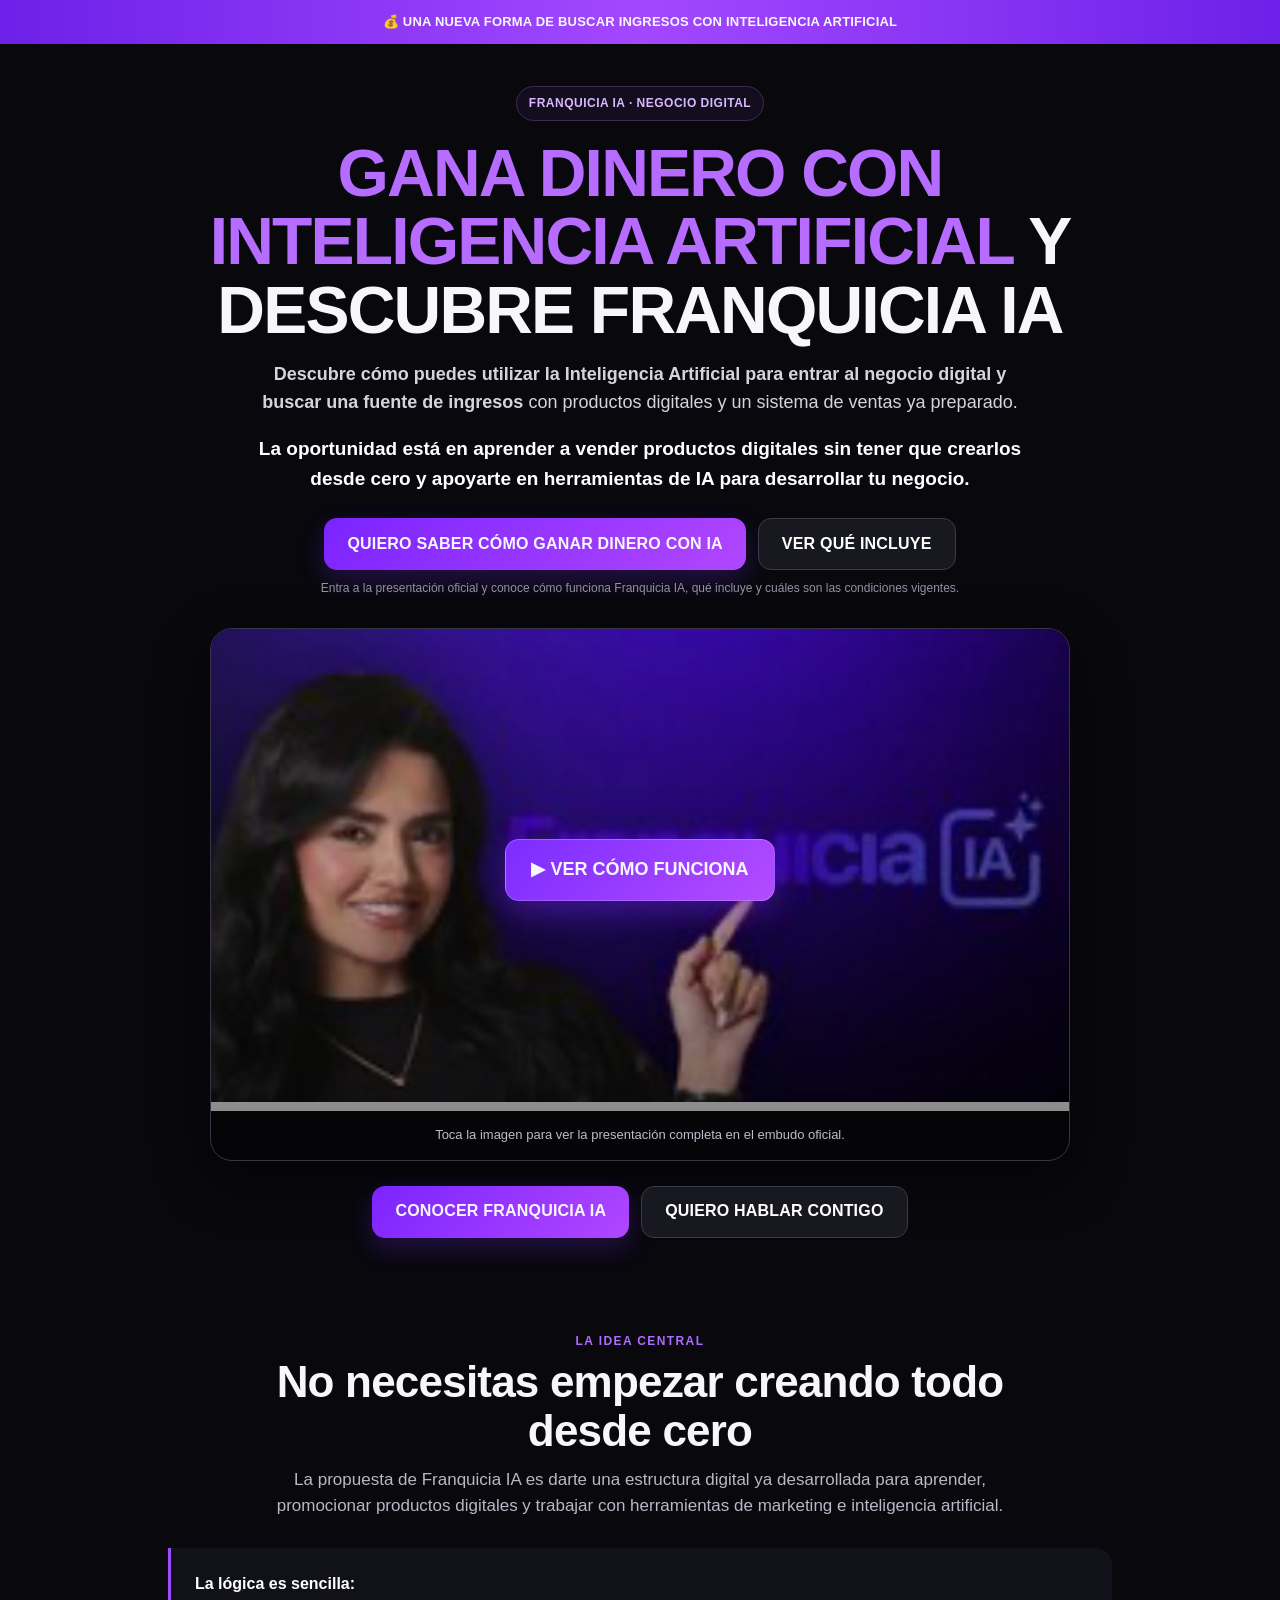
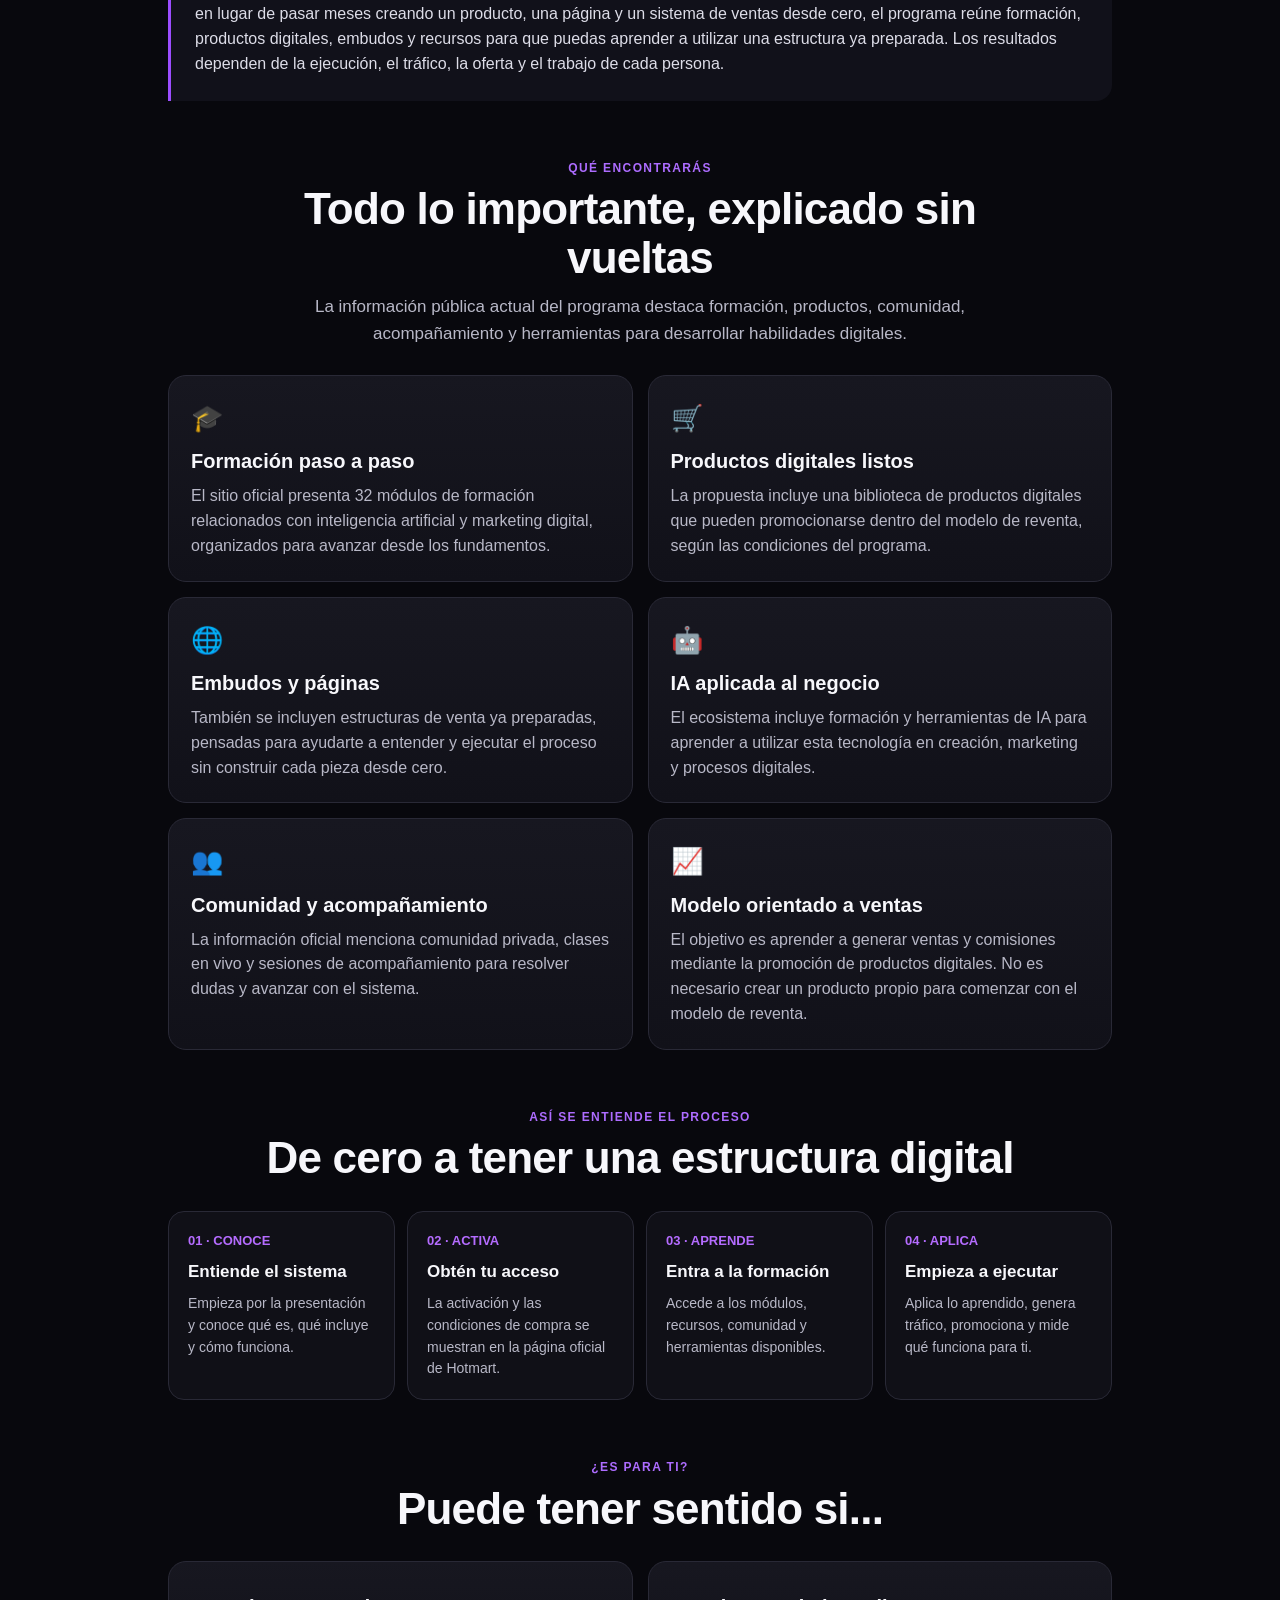
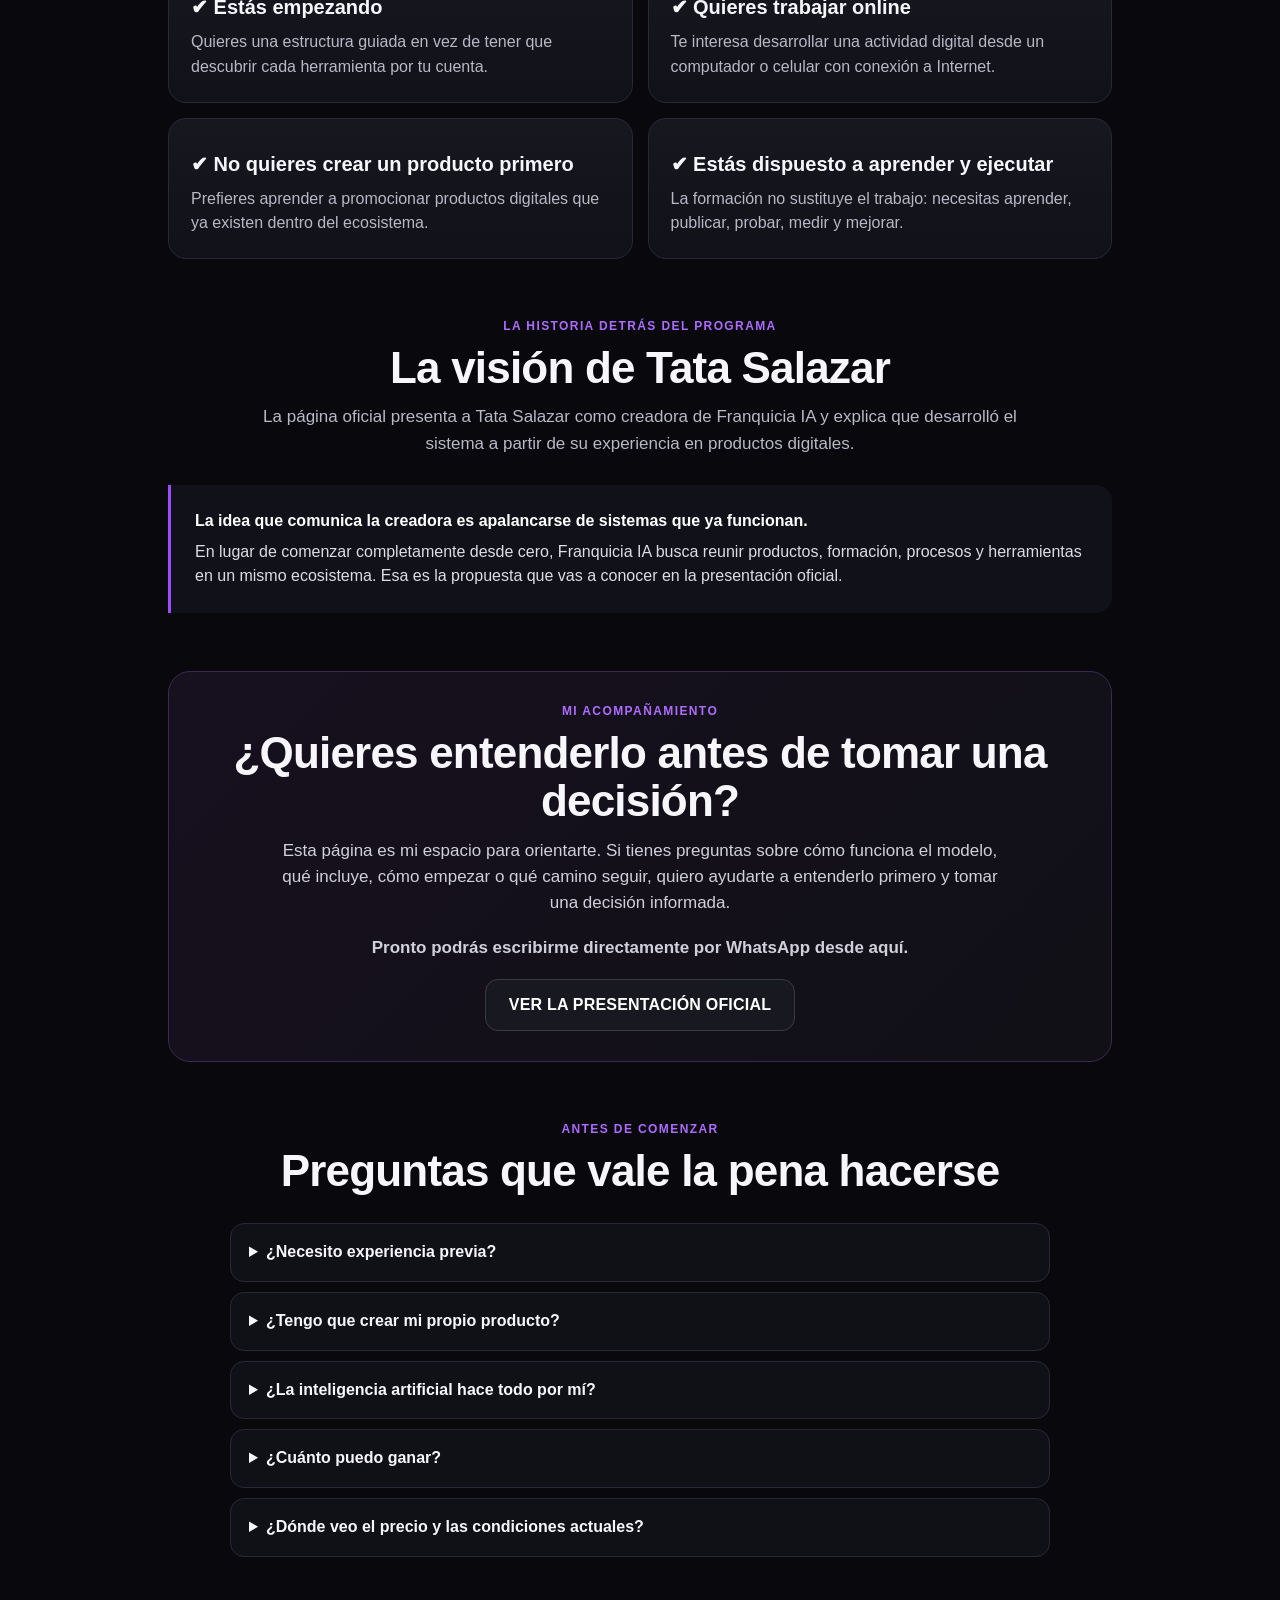
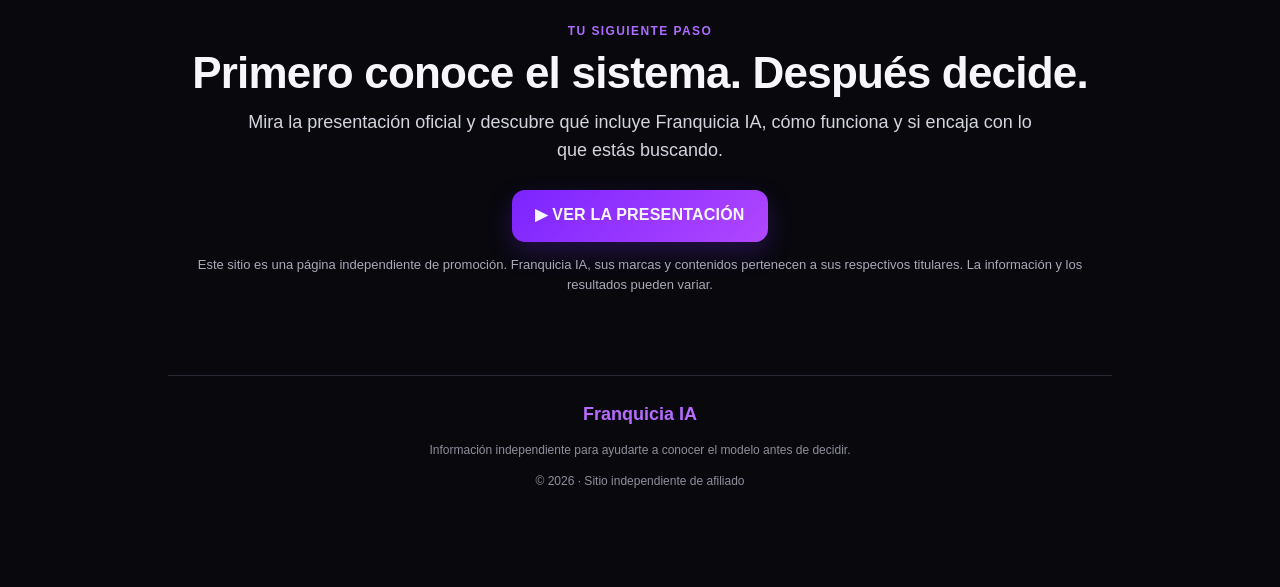
<file: index_Franquicia_IA_Tata_En_Video.html>
<!DOCTYPE html>
<html lang="es">
<head>
  <meta charset="UTF-8">
  <meta name="viewport" content="width=device-width, initial-scale=1.0">
  <meta name="description" content="Conoce Franquicia IA, un sistema de formación y ventas digitales apoyado en inteligencia artificial, con productos, embudos, formación y comunidad.">
  <title>Gana dinero con IA | Franquicia IA</title>
  <style>
    :root {
      --bg:#08080d; --panel:#111119; --panel2:#171720; --text:#f7f7fb;
      --muted:#b8b8c7; --purple:#9b4dff; --purple2:#7c2cff; --line:#292936;
      --max:980px;
    }
    *{box-sizing:border-box}
    html{scroll-behavior:smooth}
    body{margin:0;background:var(--bg);color:var(--text);font-family:-apple-system,BlinkMacSystemFont,"Segoe UI",Roboto,Arial,sans-serif;line-height:1.55}
    a{color:inherit}
    .topbar{background:linear-gradient(90deg,#6d20e8,#a348ff,#6d20e8);padding:12px 18px;text-align:center;font-size:13px;font-weight:700;letter-spacing:.2px}
    main{max-width:var(--max);margin:auto;padding:0 18px 60px}
    .hero{padding:42px 0 28px;text-align:center}
    .eyebrow{display:inline-block;padding:7px 12px;border:1px solid #3b2a51;border-radius:999px;color:#d8b9ff;background:#140d1e;font-size:12px;font-weight:700;letter-spacing:.5px;text-transform:uppercase}
    h1{font-size:clamp(34px,7vw,66px);line-height:1.04;margin:18px auto 16px;max-width:900px;letter-spacing:-1.8px}
    h1 span{color:#b56cff}
    .lead{max-width:790px;margin:0 auto;color:#d4d4df;font-size:18px}
    .offer-line{max-width:800px;margin:18px auto 0;color:#fff;font-size:19px;font-weight:700}
    .hero-cta{margin:24px 0 4px}
    .microcopy{font-size:12px;color:#9292a2;margin-top:9px}
    .video-card{margin:30px auto 0;max-width:860px;border:1px solid #353543;border-radius:22px;overflow:hidden;background:#050507;box-shadow:0 18px 55px rgba(0,0,0,.45)}
    .video-link{display:block;position:relative;text-decoration:none}
    .video-link img{display:block;width:100%;height:auto;aspect-ratio:16/9;object-fit:cover}
    .video-overlay{position:absolute;inset:0;display:flex;align-items:center;justify-content:center;background:linear-gradient(180deg,rgba(0,0,0,.08),rgba(0,0,0,.45))}
    .play{background:linear-gradient(135deg,var(--purple2),#b44cff);padding:16px 25px;border-radius:14px;font-size:18px;font-weight:800;box-shadow:0 10px 30px rgba(129,45,255,.35);border:1px solid rgba(255,255,255,.22)}
    .under-video{padding:14px 18px;color:#bdbdca;font-size:13px}
    .cta-row{display:flex;gap:12px;justify-content:center;flex-wrap:wrap;margin:25px 0 8px}
    .btn{display:inline-flex;align-items:center;justify-content:center;min-height:52px;padding:0 23px;border-radius:13px;text-decoration:none;font-weight:800;letter-spacing:.2px;transition:.2s}
    .btn-primary{background:linear-gradient(135deg,#7b24ff,#b147ff);box-shadow:0 10px 26px rgba(124,44,255,.24)}
    .btn-secondary{background:#181820;border:1px solid #3a3a49;color:#fff}
    .btn:hover{transform:translateY(-1px)}
    section.block{padding:58px 0 0}
    .section-head{text-align:center;max-width:780px;margin:0 auto 28px}
    .kicker{color:#ad6cff;text-transform:uppercase;font-size:12px;font-weight:800;letter-spacing:1.4px}
    h2{font-size:clamp(28px,5vw,44px);line-height:1.1;margin:8px 0 12px;letter-spacing:-.8px}
    .section-head p{color:var(--muted);font-size:17px;margin:0}
    .grid{display:grid;grid-template-columns:repeat(2,minmax(0,1fr));gap:15px}
    .card{background:linear-gradient(180deg,var(--panel2),var(--panel));border:1px solid var(--line);border-radius:18px;padding:22px}
    .icon{font-size:26px}
    .card h3{margin:8px 0 7px;font-size:20px}
    .card p{margin:0;color:var(--muted)}
    .quote{border-left:3px solid var(--purple);background:#11111a;padding:24px;border-radius:0 16px 16px 0;color:#dddde8}
    .quote strong{display:block;color:#fff;margin-bottom:6px}
    .steps{display:grid;grid-template-columns:repeat(4,1fr);gap:12px}
    .step{background:#101017;border:1px solid var(--line);border-radius:16px;padding:19px}
    .num{color:#b56cff;font-weight:900;font-size:13px}
    .step h3{font-size:17px;margin:8px 0}
    .step p{color:var(--muted);font-size:14px;margin:0}
    .advice{background:linear-gradient(135deg,#17101f,#101016);border:1px solid #3b2a51;border-radius:22px;padding:30px;text-align:center}
    .advice p{color:#d0d0dc;max-width:720px;margin:0 auto 18px;font-size:17px}
    .faq{display:grid;gap:10px;max-width:820px;margin:auto}
    details{background:#101017;border:1px solid var(--line);border-radius:14px;padding:16px 18px}
    summary{cursor:pointer;font-weight:800}
    details p{color:var(--muted);margin:12px 0 0}
    .final{text-align:center;padding:65px 0 25px}
    .final .small{color:#a9a9b8;font-size:13px;margin-top:13px}
    footer{border-top:1px solid var(--line);margin-top:55px;padding:25px 0;color:#8f8f9d;text-align:center;font-size:12px}
    .brand{color:#b56cff;font-weight:900;font-size:18px}
    .mobile-sticky{display:none}
    @media(max-width:700px){
      main{padding:0 14px 45px}
      .hero{padding-top:30px}
      .lead{font-size:16px}
      .grid,.steps{grid-template-columns:1fr}
      .cta-row{flex-direction:column}
      .btn{width:100%}
      .video-card{border-radius:16px}
      section.block{padding-top:45px}
      .hero-cta{margin-top:20px}
      .mobile-sticky{display:block;position:fixed;left:12px;right:12px;bottom:12px;z-index:50}
      .mobile-sticky a{display:block;text-align:center;background:linear-gradient(135deg,#7b24ff,#b147ff);color:#fff;text-decoration:none;font-weight:900;padding:14px 16px;border-radius:13px;box-shadow:0 10px 30px rgba(0,0,0,.45);border:1px solid rgba(255,255,255,.18)}
    }
  </style>
</head>
<body>
  <div class="topbar">💰 UNA NUEVA FORMA DE BUSCAR INGRESOS CON INTELIGENCIA ARTIFICIAL</div>

  <main>
    <section class="hero">
      <span class="eyebrow">FRANQUICIA IA · NEGOCIO DIGITAL</span>
      <h1><span>GANA DINERO CON INTELIGENCIA ARTIFICIAL</span> Y DESCUBRE FRANQUICIA IA</h1>
      <p class="lead"><strong>Descubre cómo puedes utilizar la Inteligencia Artificial para entrar al negocio digital y buscar una fuente de ingresos</strong> con productos digitales y un sistema de ventas ya preparado.</p>
      <p class="offer-line">La oportunidad está en aprender a vender productos digitales sin tener que crearlos desde cero y apoyarte en herramientas de IA para desarrollar tu negocio.</p>

      <div class="cta-row hero-cta">
        <a class="btn btn-primary" href="https://go.hotmart.com/U104873552A?ap=39fb" target="_blank" rel="noopener">QUIERO SABER CÓMO GANAR DINERO CON IA</a>
        <a class="btn btn-secondary" href="#que-incluye">VER QUÉ INCLUYE</a>
      </div>
      <div class="microcopy">Entra a la presentación oficial y conoce cómo funciona Franquicia IA, qué incluye y cuáles son las condiciones vigentes.</div>

      <div class="video-card">
        <a class="video-link" href="https://go.hotmart.com/U104873552A?ap=39fb" target="_blank" rel="noopener">
          <img src="[data-uri]" alt="Presentación de Franquicia IA">
          <div class="video-overlay"><span class="play">▶ VER CÓMO FUNCIONA</span></div>
        </a>
        <div class="under-video">Toca la imagen para ver la presentación completa en el embudo oficial.</div>
      </div>

      <div class="cta-row">
        <a class="btn btn-primary" href="https://go.hotmart.com/U104873552A?ap=39fb" target="_blank" rel="noopener">CONOCER FRANQUICIA IA</a>
        <a class="btn btn-secondary" href="#asesoria">QUIERO HABLAR CONTIGO</a>
      </div>
    </section>

    <section class="block">
      <div class="section-head">
        <div class="kicker">La idea central</div>
        <h2>No necesitas empezar creando todo desde cero</h2>
        <p>La propuesta de Franquicia IA es darte una estructura digital ya desarrollada para aprender, promocionar productos digitales y trabajar con herramientas de marketing e inteligencia artificial.</p>
      </div>
      <div class="quote">
        <strong>La lógica es sencilla:</strong>
        en lugar de pasar meses creando un producto, una página y un sistema de ventas desde cero, el programa reúne formación, productos digitales, embudos y recursos para que puedas aprender a utilizar una estructura ya preparada. Los resultados dependen de la ejecución, el tráfico, la oferta y el trabajo de cada persona.
      </div>
    </section>

    <section class="block" id="que-incluye">
      <div class="section-head">
        <div class="kicker">Qué encontrarás</div>
        <h2>Todo lo importante, explicado sin vueltas</h2>
        <p>La información pública actual del programa destaca formación, productos, comunidad, acompañamiento y herramientas para desarrollar habilidades digitales.</p>
      </div>
      <div class="grid">
        <article class="card"><div class="icon">🎓</div><h3>Formación paso a paso</h3><p>El sitio oficial presenta 32 módulos de formación relacionados con inteligencia artificial y marketing digital, organizados para avanzar desde los fundamentos.</p></article>
        <article class="card"><div class="icon">🛒</div><h3>Productos digitales listos</h3><p>La propuesta incluye una biblioteca de productos digitales que pueden promocionarse dentro del modelo de reventa, según las condiciones del programa.</p></article>
        <article class="card"><div class="icon">🌐</div><h3>Embudos y páginas</h3><p>También se incluyen estructuras de venta ya preparadas, pensadas para ayudarte a entender y ejecutar el proceso sin construir cada pieza desde cero.</p></article>
        <article class="card"><div class="icon">🤖</div><h3>IA aplicada al negocio</h3><p>El ecosistema incluye formación y herramientas de IA para aprender a utilizar esta tecnología en creación, marketing y procesos digitales.</p></article>
        <article class="card"><div class="icon">👥</div><h3>Comunidad y acompañamiento</h3><p>La información oficial menciona comunidad privada, clases en vivo y sesiones de acompañamiento para resolver dudas y avanzar con el sistema.</p></article>
        <article class="card"><div class="icon">📈</div><h3>Modelo orientado a ventas</h3><p>El objetivo es aprender a generar ventas y comisiones mediante la promoción de productos digitales. No es necesario crear un producto propio para comenzar con el modelo de reventa.</p></article>
      </div>
    </section>

    <section class="block">
      <div class="section-head">
        <div class="kicker">Así se entiende el proceso</div>
        <h2>De cero a tener una estructura digital</h2>
      </div>
      <div class="steps">
        <article class="step"><div class="num">01 · CONOCE</div><h3>Entiende el sistema</h3><p>Empieza por la presentación y conoce qué es, qué incluye y cómo funciona.</p></article>
        <article class="step"><div class="num">02 · ACTIVA</div><h3>Obtén tu acceso</h3><p>La activación y las condiciones de compra se muestran en la página oficial de Hotmart.</p></article>
        <article class="step"><div class="num">03 · APRENDE</div><h3>Entra a la formación</h3><p>Accede a los módulos, recursos, comunidad y herramientas disponibles.</p></article>
        <article class="step"><div class="num">04 · APLICA</div><h3>Empieza a ejecutar</h3><p>Aplica lo aprendido, genera tráfico, promociona y mide qué funciona para ti.</p></article>
      </div>
    </section>

    <section class="block">
      <div class="section-head">
        <div class="kicker">¿Es para ti?</div>
        <h2>Puede tener sentido si...</h2>
      </div>
      <div class="grid">
        <article class="card"><h3>✔ Estás empezando</h3><p>Quieres una estructura guiada en vez de tener que descubrir cada herramienta por tu cuenta.</p></article>
        <article class="card"><h3>✔ Quieres trabajar online</h3><p>Te interesa desarrollar una actividad digital desde un computador o celular con conexión a Internet.</p></article>
        <article class="card"><h3>✔ No quieres crear un producto primero</h3><p>Prefieres aprender a promocionar productos digitales que ya existen dentro del ecosistema.</p></article>
        <article class="card"><h3>✔ Estás dispuesto a aprender y ejecutar</h3><p>La formación no sustituye el trabajo: necesitas aprender, publicar, probar, medir y mejorar.</p></article>
      </div>
    </section>

    <section class="block">
      <div class="section-head">
        <div class="kicker">La historia detrás del programa</div>
        <h2>La visión de Tata Salazar</h2>
        <p>La página oficial presenta a Tata Salazar como creadora de Franquicia IA y explica que desarrolló el sistema a partir de su experiencia en productos digitales.</p>
      </div>
      <div class="quote">
        <strong>La idea que comunica la creadora es apalancarse de sistemas que ya funcionan.</strong>
        En lugar de comenzar completamente desde cero, Franquicia IA busca reunir productos, formación, procesos y herramientas en un mismo ecosistema. Esa es la propuesta que vas a conocer en la presentación oficial.
      </div>
    </section>

    <section class="block" id="asesoria">
      <div class="advice">
        <div class="kicker">Mi acompañamiento</div>
        <h2>¿Quieres entenderlo antes de tomar una decisión?</h2>
        <p>Esta página es mi espacio para orientarte. Si tienes preguntas sobre cómo funciona el modelo, qué incluye, cómo empezar o qué camino seguir, quiero ayudarte a entenderlo primero y tomar una decisión informada.</p>
        <p><strong>Pronto podrás escribirme directamente por WhatsApp desde aquí.</strong></p>
        <a class="btn btn-secondary" href="https://go.hotmart.com/U104873552A?ap=39fb" target="_blank" rel="noopener">VER LA PRESENTACIÓN OFICIAL</a>
      </div>
    </section>

    <section class="block">
      <div class="section-head">
        <div class="kicker">Antes de comenzar</div>
        <h2>Preguntas que vale la pena hacerse</h2>
      </div>
      <div class="faq">
        <details><summary>¿Necesito experiencia previa?</summary><p>La propuesta oficial está dirigida también a personas que comienzan desde cero. Aun así, tendrás que aprender y aplicar el sistema.</p></details>
        <details><summary>¿Tengo que crear mi propio producto?</summary><p>No necesariamente. La propuesta incluye productos digitales y un modelo de reventa. Las condiciones exactas dependen de los productos y reglas vigentes.</p></details>
        <details><summary>¿La inteligencia artificial hace todo por mí?</summary><p>No. La IA puede ayudarte a acelerar tareas y procesos, pero no elimina la necesidad de aprender, ejecutar, generar tráfico y tomar decisiones.</p></details>
        <details><summary>¿Cuánto puedo ganar?</summary><p>No existe un ingreso garantizado. El sitio oficial muestra ejemplos y proyecciones basadas en comisiones, pero los resultados varían según la ejecución y otros factores.</p></details>
        <details><summary>¿Dónde veo el precio y las condiciones actuales?</summary><p>Te recomiendo revisar la página oficial antes de comprar, porque el precio, promociones, cuotas y condiciones pueden cambiar según la fecha y el país.</p></details>
      </div>
    </section>

    <section class="final">
      <div class="kicker">Tu siguiente paso</div>
      <h2>Primero conoce el sistema. Después decide.</h2>
      <p class="lead">Mira la presentación oficial y descubre qué incluye Franquicia IA, cómo funciona y si encaja con lo que estás buscando.</p>
      <div class="cta-row">
        <a class="btn btn-primary" href="https://go.hotmart.com/U104873552A?ap=39fb" target="_blank" rel="noopener">▶ VER LA PRESENTACIÓN</a>
      </div>
      <div class="small">Este sitio es una página independiente de promoción. Franquicia IA, sus marcas y contenidos pertenecen a sus respectivos titulares. La información y los resultados pueden variar.</div>
    </section>

    <footer>
      <div class="brand">Franquicia IA</div>
      <p>Información independiente para ayudarte a conocer el modelo antes de decidir.</p>
      <p>© 2026 · Sitio independiente de afiliado</p>
    </footer>
  </main>

  <div class="mobile-sticky"><a href="https://go.hotmart.com/U104873552A?ap=39fb" target="_blank" rel="noopener">VER CÓMO FUNCIONA →</a></div>
</body>
</html>
</file>
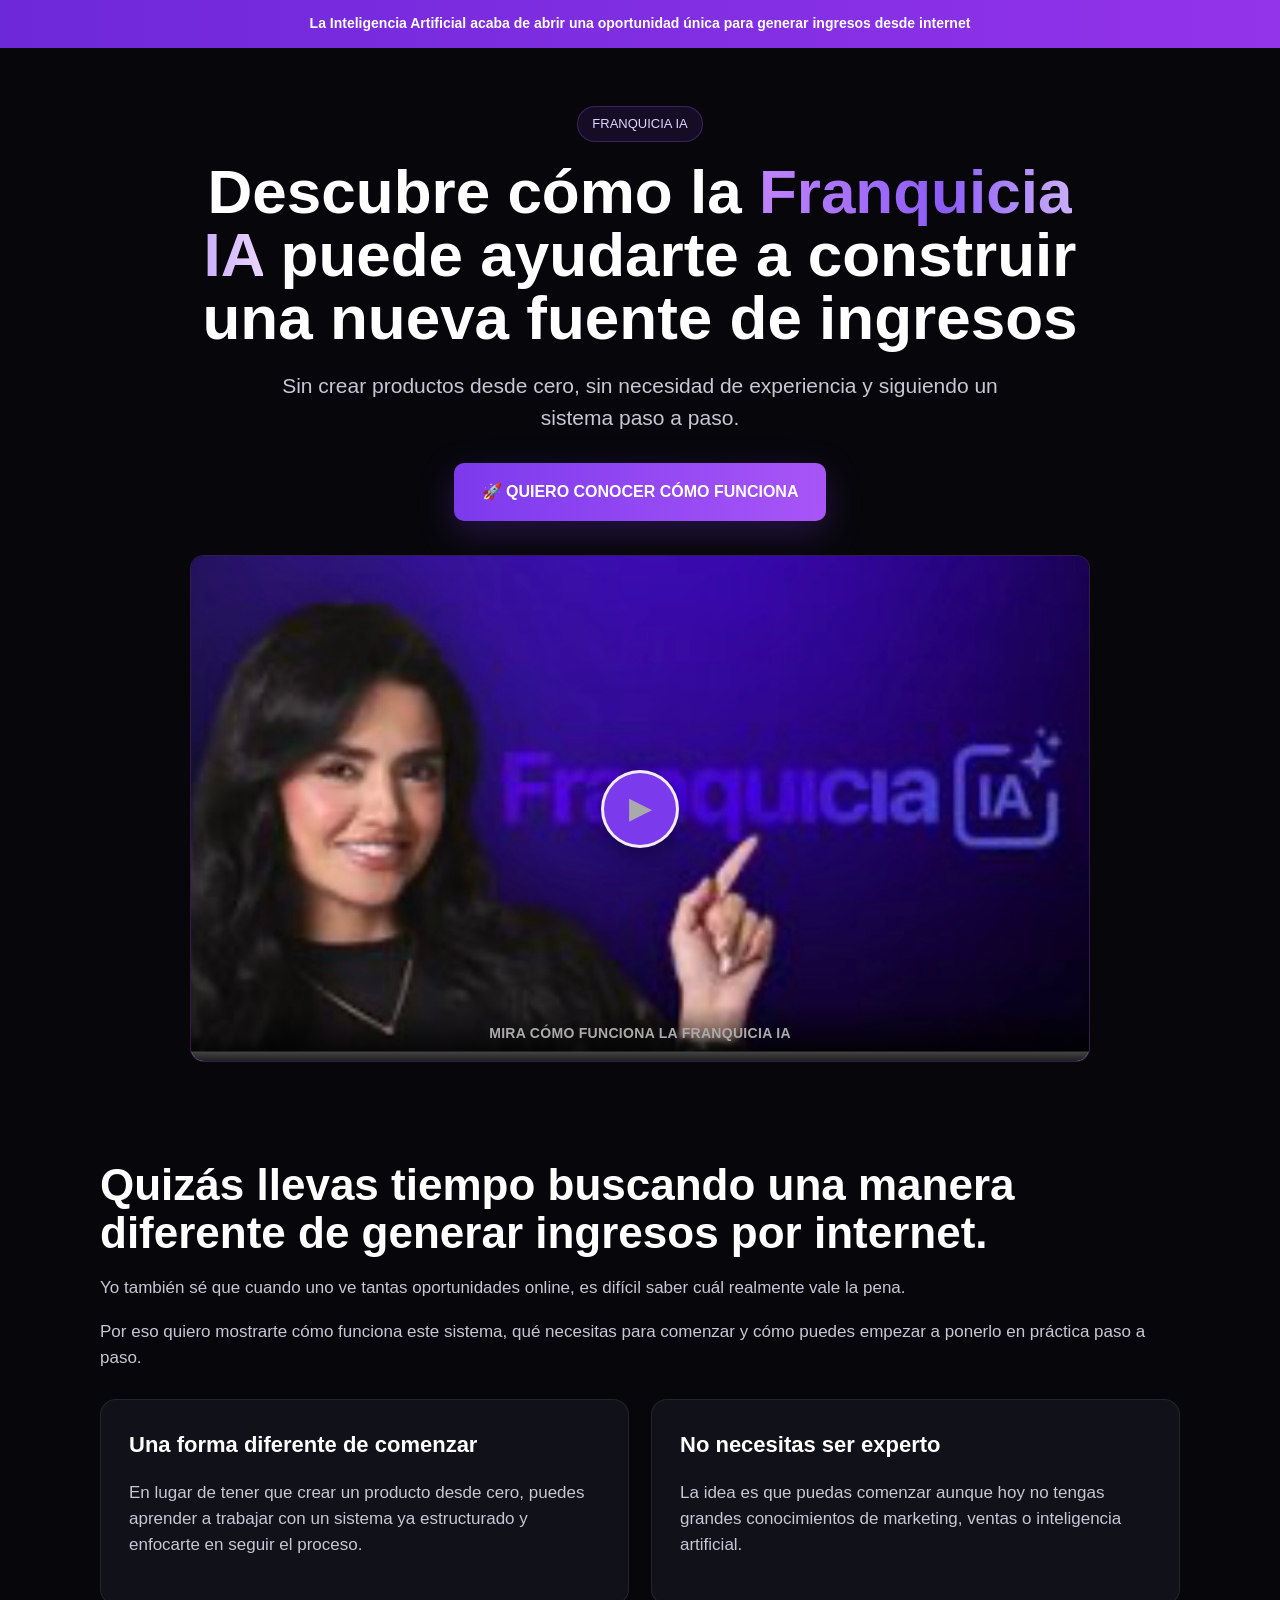
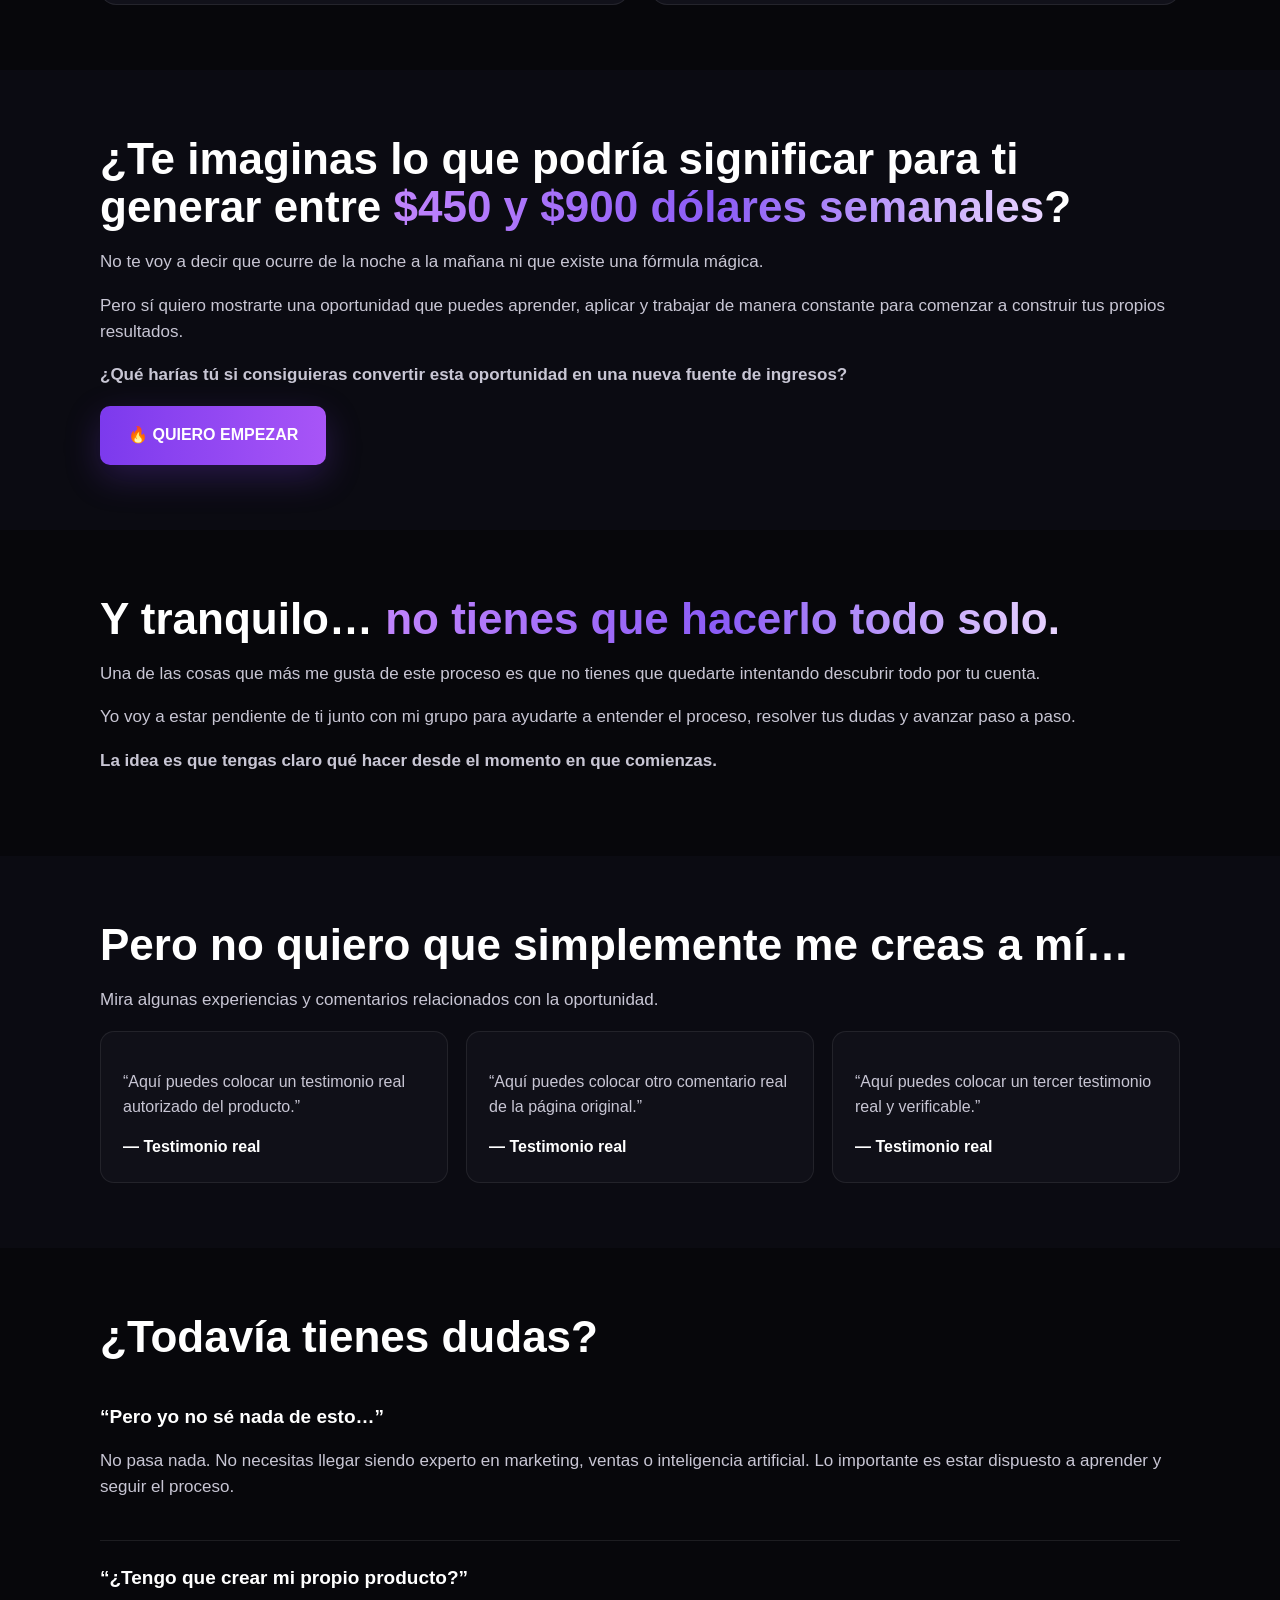
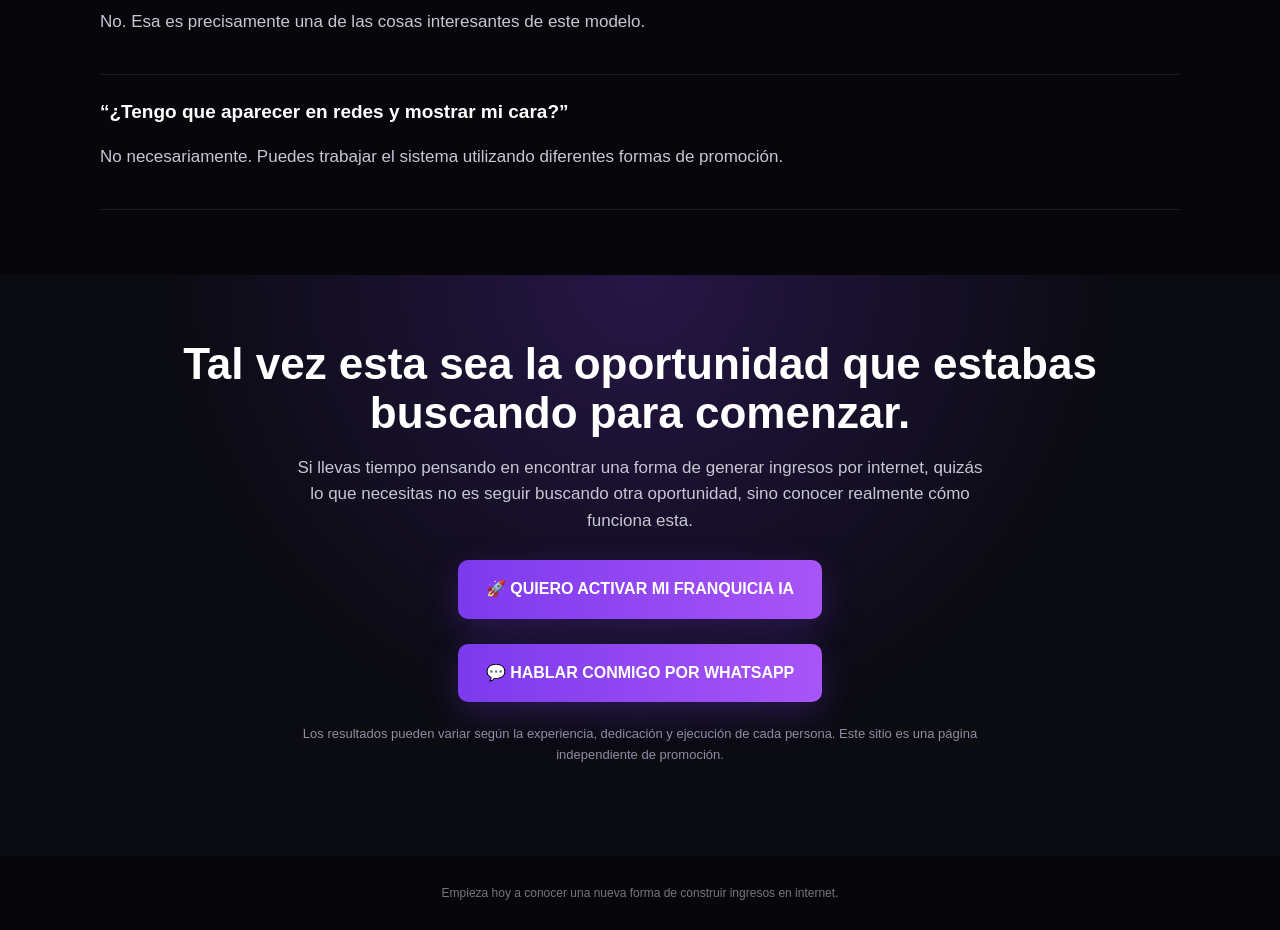
<file: index_tata.html>
<!DOCTYPE html>
<html lang="es">
<head>
<meta charset="UTF-8">
<meta name="viewport" content="width=device-width, initial-scale=1.0">
<title>Franquicia IA | Descubre cómo funciona</title>
<style>
:root{
  --bg:#07070b; --card:#11111a; --purple:#7c3aed; --purple2:#a855f7;
  --text:#fff; --muted:#c8c6d4; --border:rgba(168,85,247,.28);
}
*{box-sizing:border-box}
html{scroll-behavior:smooth}
body{margin:0;background:var(--bg);color:var(--text);font-family:Arial,Helvetica,sans-serif;line-height:1.55}
.container{width:min(1080px,92%);margin:auto}
.topbar{background:linear-gradient(90deg,#6d28d9,#9333ea);padding:13px 18px;text-align:center;font-weight:800;font-size:14px}
.hero{text-align:center;padding:58px 0 34px}
.badge{display:inline-block;border:1px solid var(--border);background:rgba(124,58,237,.12);color:#ddd6fe;border-radius:999px;padding:7px 14px;font-size:13px;margin-bottom:18px}
h1{font-size:clamp(34px,6vw,62px);line-height:1.02;margin:0 auto 20px;max-width:900px}
.gradient{background:linear-gradient(90deg,#c084fc,#8b5cf6,#e9d5ff);-webkit-background-clip:text;background-clip:text;color:transparent}
.sub{font-size:clamp(17px,2.2vw,21px);color:var(--muted);max-width:780px;margin:0 auto 28px}
.btn{display:inline-flex;align-items:center;justify-content:center;text-decoration:none;color:white;background:linear-gradient(90deg,#7c3aed,#a855f7);padding:17px 28px;border-radius:10px;font-weight:900;box-shadow:0 12px 35px rgba(124,58,237,.25);transition:.2s}
.btn:hover{transform:translateY(-2px)}
.video{margin:34px auto 0;max-width:900px;aspect-ratio:16/9;background:#050509;border:1px solid var(--border);border-radius:14px;display:flex;align-items:center;justify-content:center;color:#aaa;overflow:hidden}
.video-inner{text-align:center;padding:0;position:relative;width:100%;height:100%}
.tata-cover{width:100%;height:100%;object-fit:cover;display:block}.play{position:absolute;left:50%;top:50%;transform:translate(-50%,-50%);width:78px;height:78px;border-radius:50%;background:#7c3aed;display:grid;place-items:center;font-size:30px;box-shadow:0 8px 30px rgba(0,0,0,.45);border:3px solid rgba(255,255,255,.9)}.video-label{position:absolute;left:0;right:0;bottom:0;padding:18px 12px 16px;background:linear-gradient(transparent,rgba(0,0,0,.88));font-weight:900;font-size:14px;letter-spacing:.3px}
section{padding:65px 0}
.dark{background:#0b0b12}
.grid{display:grid;grid-template-columns:repeat(2,1fr);gap:22px}
.card{background:var(--card);border:1px solid rgba(255,255,255,.08);border-radius:16px;padding:28px}
h2{font-size:clamp(28px,4vw,44px);line-height:1.1;margin:0 0 18px}
h3{font-size:22px;margin:0 0 10px}
p{color:var(--muted);font-size:17px}
.question{border-bottom:1px solid rgba(255,255,255,.09);padding:22px 0}
.question strong{font-size:19px}
.testimonials{display:grid;grid-template-columns:repeat(3,1fr);gap:18px}
.quote{background:#101018;border:1px solid rgba(255,255,255,.08);border-radius:14px;padding:22px}
.quote p{font-size:16px}
.cta{text-align:center;background:radial-gradient(circle at 50% 0%,rgba(124,58,237,.24),transparent 55%),#0b0b12}
.cta p{max-width:700px;margin:0 auto 26px}
.small{font-size:13px;color:#8f8da0}
footer{padding:28px 0;text-align:center;color:#777;font-size:12px}
@media(max-width:760px){
 .grid,.testimonials{grid-template-columns:1fr}
 .hero{padding-top:42px}
 section{padding:48px 0}
 .btn{width:100%}
}
</style>
</head>
<body>

<div class="topbar">La Inteligencia Artificial acaba de abrir una oportunidad única para generar ingresos desde internet</div>

<header class="hero container">
  <span class="badge">FRANQUICIA IA</span>
  <h1>Descubre cómo la <span class="gradient">Franquicia IA</span> puede ayudarte a construir una nueva fuente de ingresos</h1>
  <p class="sub">Sin crear productos desde cero, sin necesidad de experiencia y siguiendo un sistema paso a paso.</p>

  <a class="btn" href="#conocer">🚀 QUIERO CONOCER CÓMO FUNCIONA</a>

  <div class="video" aria-label="Video de ventas">
    <div class="video-inner">
      <img src="[data-uri]" alt="Franquicia IA" class="tata-cover">
      <div class="play">▶</div>
      <div class="video-label">MIRA CÓMO FUNCIONA LA FRANQUICIA IA</div>
    </div>
  </div>
</header>

<section id="conocer">
<div class="container">
  <h2>Quizás llevas tiempo buscando una manera diferente de generar ingresos por internet.</h2>
  <p>Yo también sé que cuando uno ve tantas oportunidades online, es difícil saber cuál realmente vale la pena.</p>
  <p>Por eso quiero mostrarte cómo funciona este sistema, qué necesitas para comenzar y cómo puedes empezar a ponerlo en práctica paso a paso.</p>

  <div class="grid" style="margin-top:28px">
    <div class="card">
      <h3>Una forma diferente de comenzar</h3>
      <p>En lugar de tener que crear un producto desde cero, puedes aprender a trabajar con un sistema ya estructurado y enfocarte en seguir el proceso.</p>
    </div>
    <div class="card">
      <h3>No necesitas ser experto</h3>
      <p>La idea es que puedas comenzar aunque hoy no tengas grandes conocimientos de marketing, ventas o inteligencia artificial.</p>
    </div>
  </div>
</div>
</section>

<section class="dark">
<div class="container">
  <h2>¿Te imaginas lo que podría significar para ti generar entre <span class="gradient">$450 y $900 dólares semanales</span>?</h2>
  <p>No te voy a decir que ocurre de la noche a la mañana ni que existe una fórmula mágica.</p>
  <p>Pero sí quiero mostrarte una oportunidad que puedes aprender, aplicar y trabajar de manera constante para comenzar a construir tus propios resultados.</p>
  <p><strong>¿Qué harías tú si consiguieras convertir esta oportunidad en una nueva fuente de ingresos?</strong></p>
  <a class="btn" href="#acompanamiento">🔥 QUIERO EMPEZAR</a>
</div>
</section>

<section id="acompanamiento">
<div class="container">
  <h2>Y tranquilo… <span class="gradient">no tienes que hacerlo todo solo.</span></h2>
  <p>Una de las cosas que más me gusta de este proceso es que no tienes que quedarte intentando descubrir todo por tu cuenta.</p>
  <p>Yo voy a estar pendiente de ti junto con mi grupo para ayudarte a entender el proceso, resolver tus dudas y avanzar paso a paso.</p>
  <p><strong>La idea es que tengas claro qué hacer desde el momento en que comienzas.</strong></p>
</div>
</section>

<section class="dark">
<div class="container">
  <h2>Pero no quiero que simplemente me creas a mí…</h2>
  <p>Mira algunas experiencias y comentarios relacionados con la oportunidad.</p>
  <div class="testimonials">
    <div class="quote"><p>“Aquí puedes colocar un testimonio real autorizado del producto.”</p><strong>— Testimonio real</strong></div>
    <div class="quote"><p>“Aquí puedes colocar otro comentario real de la página original.”</p><strong>— Testimonio real</strong></div>
    <div class="quote"><p>“Aquí puedes colocar un tercer testimonio real y verificable.”</p><strong>— Testimonio real</strong></div>
  </div>
</div>
</section>

<section>
<div class="container">
  <h2>¿Todavía tienes dudas?</h2>

  <div class="question">
    <strong>“Pero yo no sé nada de esto…”</strong>
    <p>No pasa nada. No necesitas llegar siendo experto en marketing, ventas o inteligencia artificial. Lo importante es estar dispuesto a aprender y seguir el proceso.</p>
  </div>

  <div class="question">
    <strong>“¿Tengo que crear mi propio producto?”</strong>
    <p>No. Esa es precisamente una de las cosas interesantes de este modelo.</p>
  </div>

  <div class="question">
    <strong>“¿Tengo que aparecer en redes y mostrar mi cara?”</strong>
    <p>No necesariamente. Puedes trabajar el sistema utilizando diferentes formas de promoción.</p>
  </div>
</div>
</section>

<section class="cta">
<div class="container">
  <h2>Tal vez esta sea la oportunidad que estabas buscando para comenzar.</h2>
  <p>Si llevas tiempo pensando en encontrar una forma de generar ingresos por internet, quizás lo que necesitas no es seguir buscando otra oportunidad, sino conocer realmente cómo funciona esta.</p>
  <a class="btn" href="https://go.hotmart.com/U104873552A?ap=39fb">🚀 QUIERO ACTIVAR MI FRANQUICIA IA</a>
  <br><br>
  <a class="btn" href="https://wa.me/TU_NUMERO_AQUI?text=Hola%2C%20quiero%20conocer%20m%C3%A1s%20sobre%20la%20Franquicia%20IA">💬 HABLAR CONMIGO POR WHATSAPP</a>
  <p class="small" style="margin-top:22px">Los resultados pueden variar según la experiencia, dedicación y ejecución de cada persona. Este sitio es una página independiente de promoción.</p>
</div>
</section>

<footer>
  Empieza hoy a conocer una nueva forma de construir ingresos en internet.
</footer>

</body>
</html>
</file>
